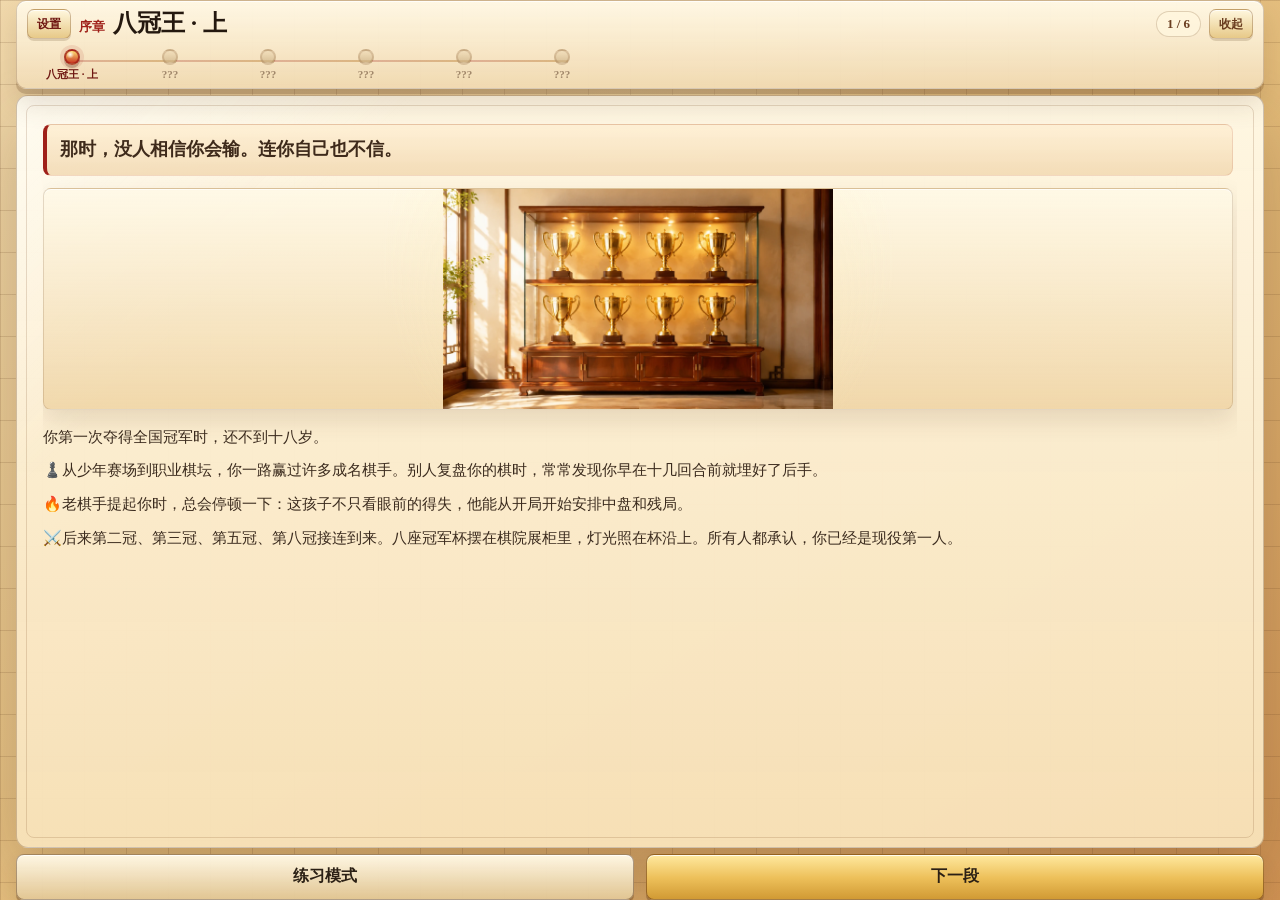
<file: index.html>
<!doctype html>
<html lang="zh-CN">
  <head>
    <meta charset="UTF-8" />
    <meta name="viewport" content="width=device-width, initial-scale=1.0, viewport-fit=cover" />
    <meta name="theme-color" content="#2b2015" />
    <title>科王象棋</title>
    <meta
      name="description"
      content="科王象棋是一款以你、AI 人机大战与觉醒棋魂为主线的象棋剧情游戏。"
    />
    <link
      rel="icon"
      href="data:image/svg+xml,%3Csvg xmlns='http://www.w3.org/2000/svg' viewBox='0 0 64 64'%3E%3Ccircle cx='32' cy='32' r='28' fill='%23d6b16a' stroke='%23512f1d' stroke-width='4'/%3E%3Ctext x='32' y='42' text-anchor='middle' font-size='28' font-weight='bold' fill='%23a1201a'%3E%E7%8E%8B%3C/text%3E%3C/svg%3E"
    />
    <link rel="stylesheet" href="./assets/story.css" />
    <script src="./assets/story.js" defer></script>
  </head>
  <body>
    <div id="app"></div>
  </body>
</html>
</file>
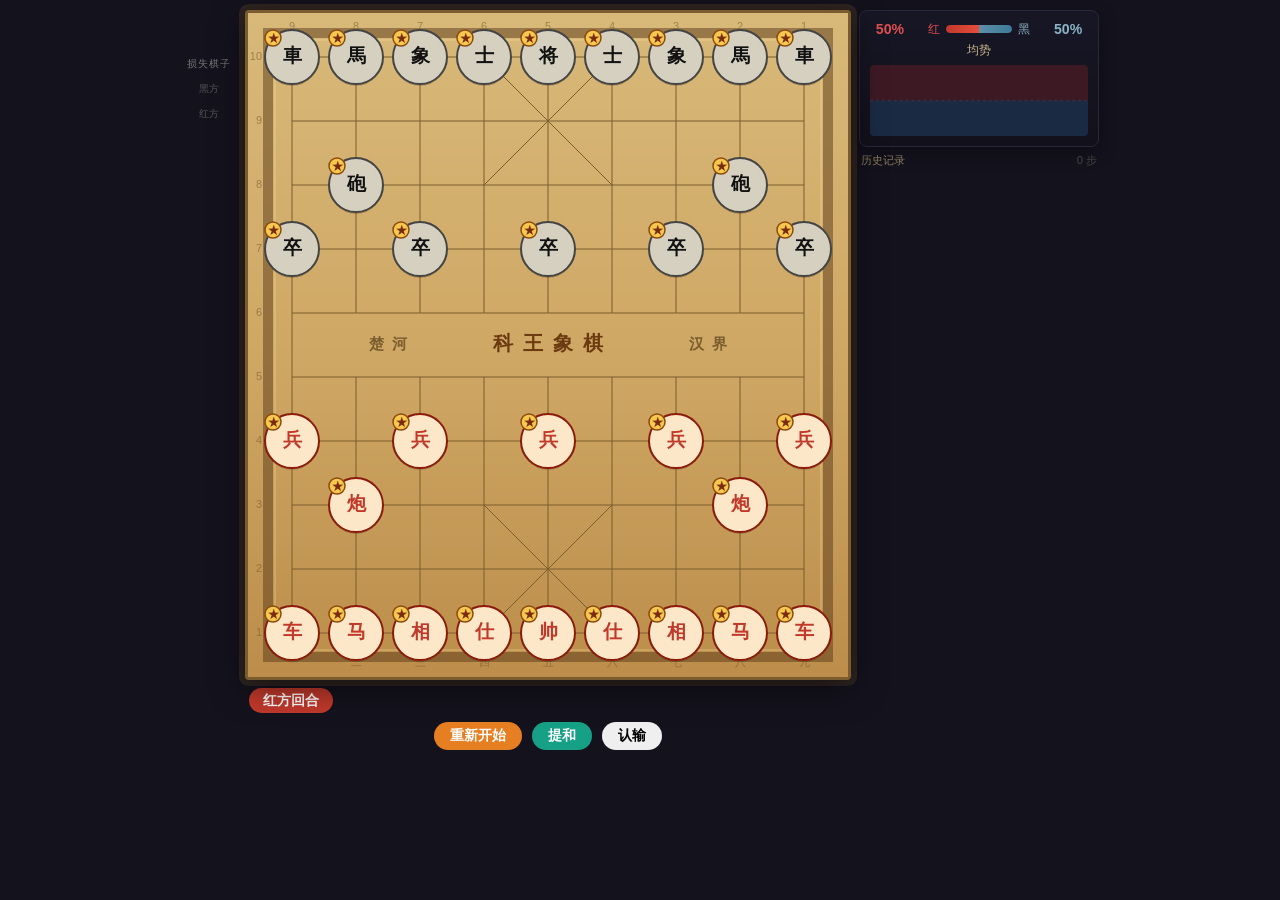
<file: index-legacy.html>
<!DOCTYPE html>
<html lang="zh-CN">
<head>
<meta charset="UTF-8">
<meta name="viewport" content="width=device-width, initial-scale=1.0">
<title id="page-title">科王象棋</title>
<script>
(function () {
  try {
    if (window.self !== window.top) {
      document.documentElement.classList.add('embedded-game');
    }
  } catch (e) {}
})();
</script>
<style>
* { box-sizing: border-box; margin: 0; padding: 0; }
body {
  background: #14121d;
  display: flex;
  flex-direction: column;
  align-items: center;
  min-height: 100vh;
  font-family: 'Microsoft YaHei', sans-serif;
  color: #eee;
  user-select: none;
  padding: 10px 0;
}
#turn-indicator {
  padding: 3px 14px;
  border-radius: 20px;
  font-weight: bold;
  font-size: 0.88rem;
  white-space: nowrap;
}
#turn-indicator.red   { background:#c0392b; color:#fff; }
#turn-indicator.black { background:#2c3e50; color:#fff; border:1px solid #aaa; }
#turn-indicator.draw  { background:#555; color:#fff; }
#message { color:#f0c060; font-size:0.88rem; white-space:nowrap; }

/* 主布局：左侧损失列 + 棋盘中心 + 日志面板 */
#game-layout {
  display: flex;
  align-items: flex-start;
  gap: 8px;
  width: 100%;
  justify-content: center;
}
#cap-col {
  width: 56px;
  display: flex;
  flex-direction: column;
  align-items: center;
  padding-top: 47px;
  gap: 2px;
}
.cap-col-label {
  font-size: 0.65rem;
  color: #777;
  letter-spacing: 1px;
  margin-bottom: 4px;
  text-align: center;
  line-height: 1.3;
}
.cap-section-label {
  font-size: 0.62rem;
  color: #555;
  margin-top: 5px;
  margin-bottom: 2px;
}
.cap-piece-list {
  display: flex;
  flex-direction: row;
  flex-wrap: wrap;
  gap: 3px;
  justify-content: center;
  width: 100%;
}
#center-col { display: flex; flex-direction: column; align-items: center; }
#center-col {
  flex: 0 0 auto;
}

#board-wrap {
  position: relative;
  background: #c8a96e;
  border: 3px solid #7a5c2e;
  border-radius: 4px;
  box-shadow: 0 8px 32px #0008, 0 0 0 6px #7a5c2e44;
}
canvas { display: block; width: 100%; max-width: 100%; height: auto; }

/* iframe 嵌入模式：只显示棋盘，统计数据由外层 app 面板展示 */
html.embedded-game body,
body.in-iframe {
  padding: 0;
  height: 100vh;
  height: 100dvh;
  overflow: hidden;
  min-height: 100vh;
  min-height: 100dvh;
  justify-content: center;
  background:
    radial-gradient(ellipse at 50% 0%, rgba(164, 124, 55, 0.18) 0%, transparent 58%),
    linear-gradient(180deg, #1a160f 0%, #0f0e12 100%);
}
html.embedded-game #game-layout,
body.in-iframe #game-layout {
  width: 100%;
  height: 100vh;
  height: 100dvh;
  min-height: 0;
  align-items: center;
  justify-content: center;
  gap: 0;
}
html.embedded-game #center-col,
body.in-iframe #center-col {
  width: 100%;
  height: 100vh;
  height: 100dvh;
  min-height: 0;
  padding: 0;
  align-items: center;
  justify-content: center;
}
html.embedded-game #board-wrap,
body.in-iframe #board-wrap {
  width: min(100%, calc(100dvh * 600 / 664));
  max-width: 100%;
  flex: 0 0 auto;
}
html.embedded-game #log-panel,
html.embedded-game #cap-col,
html.embedded-game #info-bar,
html.embedded-game #controls,
html.embedded-game #piece-hint,
body.in-iframe #log-panel,
body.in-iframe #cap-col,
body.in-iframe #info-bar,
body.in-iframe #controls,
body.in-iframe #piece-hint { display: none; }

#info-bar {
  margin-top: 6px;
  display: flex;
  align-items: center;
  gap: 10px;
  min-height: 28px;
  width: 100%;
  justify-content: flex-start;
  padding: 0 4px;
}
#controls {
  margin-top: 8px;
  display:flex;
  gap:10px;
  align-items:center;
  width: 100%;
  justify-content: center;
  flex-wrap: wrap;
}

/* ── 右侧日志面板 ── */
#log-panel {
  width: 240px;
  display: flex;
  flex-direction: column;
  gap: 6px;
  align-self: flex-start;
}
#score-header {
  background: linear-gradient(180deg, #171625 0%, #12111b 100%);
  border: 1px solid #2a263b;
  border-radius: 8px;
  padding: 10px;
  box-shadow: 0 6px 18px #0005;
}
.score-row {
  display: flex;
  align-items: center;
  gap: 6px;
  margin-bottom: 5px;
}
.wr-label { font-size:0.72rem; color:#888; min-width:30px; }
.wr-label.red  { color:#e05050; text-align:right; }
.wr-label.blk  { color:#8ab4c8; }
.wr-pct { font-size:0.88rem; font-weight:bold; min-width:34px; }
.wr-pct.red { color:#e05050; text-align:right; }
.wr-pct.blk { color:#8ab4c8; }
#score-track {
  flex:1; height:8px; background:#222240;
  border-radius:4px; overflow:hidden; position:relative;
}
#score-fill-red {
  position:absolute; left:0; top:0; height:100%;
  background: linear-gradient(90deg,#c0392b,#e74c3c);
  border-radius:4px 0 0 4px;
  transition: width 0.35s ease;
}
#score-fill-blk {
  position:absolute; right:0; top:0; height:100%;
  background: linear-gradient(90deg,#5d8fa8,#3d7a9a);
  border-radius:0 4px 4px 0;
  transition: width 0.35s ease;
}
#score-advantage {
  text-align:center; font-size:0.75rem; color:#c8b48a;
  margin-bottom:6px; min-height:1em;
}
#winrate-canvas {
  display:block; width:100%; border-radius:4px;
  background:#0d0d1a;
}
#log-section-label {
  font-size:0.7rem; color:#8c7b5b; padding:0 2px;
  display:flex; justify-content:space-between; align-items:center;
}
#log-moves {
  overflow-y: auto;
  max-height: 430px;
  display:flex; flex-direction:column; gap:3px;
}
.log-item {
  padding: 5px 8px;
  border-radius: 5px;
  font-size: 0.78rem;
  line-height: 1.5;
  background: #14132288;
  border-left: 3px solid transparent;
}
.log-item.red-move  { border-color: #c0392b; }
.log-item.blk-move  { border-color: #4a6f82; }
.log-item.sys-msg   { border-color: #e6a817; background:#1c150588; color:#f0c060; }
.log-move-head {
  display:flex; gap:6px; align-items:baseline;
  margin-bottom:2px;
}
.log-num  { font-size:0.68rem; color:#555; }
.log-side { font-size:0.72rem; font-weight:bold; }
.log-side.red { color:#e05050; }
.log-side.blk { color:#8ab4c8; }
.log-move-body { color:#bbb; }
.log-event { display:block; }
button {
  padding: 5px 16px;
  border: none; border-radius: 20px;
  cursor: pointer; font-size: 0.85rem;
  font-family: inherit; font-weight: bold;
  transition: filter 0.15s;
}
button:hover { filter: brightness(1.2); }
#btn-restart { background:#e67e22; color:#fff; }
#btn-draw    { background:#16a085; color:#fff; }
#piece-hint {
  min-height: 1.4em;
  font-size: 0.78rem;
  color: #e6c67d;
  text-align: center;
  padding: 4px 8px;
  opacity: 0.9;
  transition: opacity 0.2s;
}
#piece-hint:empty {
  min-height: 0;
  padding: 0;
}
.cap-piece {
  display:inline-block; width:22px; height:22px;
  line-height:22px; text-align:center;
  border-radius:50%; font-size:11px; font-weight:bold;
}
.cap-r { background:#fce8c8; color:#c0392b; border:1px solid #8b1a0a; }
.cap-b { background:#d5d0c0; color:#111; border:1px solid #555; }

/* ── 响应式：窄屏时日志面板移至棋盘下方 ── */
@media (max-width: 960px) {
  body { padding: 0; }
  #game-layout {
    flex-direction: column;
    align-items: center;
    width: 100%;
  }
  #cap-col { display: none; }
  #center-col {
    width: 100%;
    padding: 8px 8px 0;
  }
  #board-wrap {
    width: 100%;
    max-width: 100%;
    box-shadow: 0 8px 28px #0008, 0 0 0 4px #7a5c2e44;
  }
  #info-bar {
    margin-top: 8px;
    justify-content: space-between;
    gap: 8px;
    min-height: 32px;
  }
  #turn-indicator {
    font-size: 0.82rem;
    padding: 4px 10px;
  }
  #message {
    font-size: 0.78rem;
    white-space: normal;
    text-align: right;
    flex: 1;
  }
  #controls {
    margin-top: 10px;
    justify-content: center;
    gap: 8px;
  }
  #controls button {
    min-height: 38px;
    padding: 7px 14px;
  }
  #piece-hint {
    padding: 3px 6px 0;
    font-size: 0.72rem;
  }
  #piece-hint:empty {
    padding: 0;
  }
  #log-panel {
    width: 100%;
    max-width: 640px;
    flex-direction: column;
    flex-wrap: nowrap;
    gap: 8px;
    padding: 8px 8px 0;
  }
  #score-header { flex: 0 0 auto; }
  #log-section-label { width: 100%; }
  #log-moves {
    max-height: 132px;
    width: 100%;
    display: grid;
    grid-auto-flow: column;
    grid-auto-columns: minmax(170px, 1fr);
    overflow-x: auto;
    overflow-y: hidden;
    gap: 6px;
    padding-bottom: 2px;
  }
  .log-item {
    min-height: 44px;
  }

  html.embedded-game #game-layout,
  body.in-iframe #game-layout {
    height: 100vh;
    height: 100dvh;
    min-height: 0;
    align-items: center;
    justify-content: center;
  }
  html.embedded-game #center-col,
  body.in-iframe #center-col {
    height: 100vh;
    height: 100dvh;
    min-height: 0;
    padding: 0;
    align-items: center;
    justify-content: center;
  }
  html.embedded-game #board-wrap,
  body.in-iframe #board-wrap {
    width: min(100%, calc(100dvh * 600 / 664));
    max-width: 100%;
  }
  html.embedded-game #info-bar,
  html.embedded-game #controls,
  html.embedded-game #piece-hint,
  body.in-iframe #info-bar,
  body.in-iframe #controls,
  body.in-iframe #piece-hint { display: none; }
}
</style>
</head>
<body>
<div id="game-layout">
  <!-- 左侧：双方损失 -->
  <div id="cap-col">
    <div class="cap-col-label">损失棋子</div>
    <div class="cap-section-label">黑方</div>
    <div id="cap-black-list" class="cap-piece-list"></div>
    <div class="cap-section-label">红方</div>
    <div id="cap-red-list" class="cap-piece-list"></div>
  </div>

  <!-- 中央：棋盘 + 控制 -->
  <div id="center-col">
    <div id="board-wrap">
      <canvas id="board-canvas" width="600" height="664"></canvas>
    </div>
    <div id="info-bar">
      <div id="turn-indicator" class="red">红方回合</div>
      <div id="message"></div>
    </div>
    <div id="controls">
      <button id="btn-restart">重新开始</button>
      <button id="btn-draw">提和</button>
      <button id="btn-resign">认输</button>
    </div>
    <div id="piece-hint"></div>
  </div>

  <!-- 日志面板 -->
  <div id="log-panel">
    <!-- 评分栏 -->
    <div id="score-header">
      <div class="score-row">
        <span class="wr-pct red" id="red-wr-pct">50%</span>
        <span class="wr-label red">红</span>
        <div id="score-track">
          <div id="score-fill-red" style="width:50%"></div>
          <div id="score-fill-blk" style="width:50%"></div>
        </div>
        <span class="wr-label blk">黑</span>
        <span class="wr-pct blk" id="blk-wr-pct">50%</span>
      </div>
      <div id="score-advantage">均势</div>
      <!-- 胜率折线图 -->
      <canvas id="winrate-canvas" width="220" height="72"></canvas>
    </div>
    <!-- 历史记录 -->
    <div id="log-section-label">
      <span>历史记录</span>
      <span id="log-move-count" style="color:#444">0 步</span>
    </div>
    <div id="log-moves"></div>
  </div>
</div>

<script>
// ─────────────────────────────────────────────
//  URL 参数读取（嵌入 iframe 时由父页面传入）
// ─────────────────────────────────────────────
const _urlParams = new URLSearchParams(location.search);
const _LEVEL_ID  = parseInt(_urlParams.get('levelId')) || 0;
const _AI_ON     = _urlParams.get('ai') === '1';
const _AI_TIME   = parseInt(_urlParams.get('aiTime')) || 500;
const _AI_STRENGTH = _urlParams.get('aiStrength') || '';
const _AI_SIDE_PARAM = (_urlParams.get('aiSide') || 'black').toLowerCase();
// 模式：classic（传统）/ mixed（混合：部分棋子升级）/ kw（科王：全升级）
const _MODE      = _urlParams.get('mode')
  || (_urlParams.get('classic') === '1' ? 'classic' : 'kw');
const _CLASSIC   = _MODE === 'classic';
const _MIXED     = _MODE === 'mixed';
const _KW        = _MODE === 'kw';
// 升级配置：pu / au 是逗号分隔的棋子键名（rook,cannon,horse,bishop,advisor,pawn,king）
const TYPE_TO_KEY = { K:'king', R:'rook', C:'cannon', H:'horse', B:'bishop', A:'advisor', P:'pawn' };
function _parseUpgrades(name) {
  const v = _urlParams.get(name);
  if (!v) return {};
  const obj = {};
  v.split(',').forEach(k => { const t = k.trim(); if (t) obj[t] = true; });
  return obj;
}
function _parsePositionSet(name) {
  const v = _urlParams.get(name);
  const set = new Set();
  if (!v) return set;
  v.split(',').forEach(token => {
    const parts = token.trim().split('_');
    if (parts.length !== 2) return;
    const col = Number(parts[0]);
    const row = Number(parts[1]);
    if (Number.isInteger(col) && Number.isInteger(row)) set.add(`${col}_${row}`);
  });
  return set;
}
const _PLAYER_UPGRADES = _parseUpgrades('pu'); // RED 方升级棋子
const _AI_UPGRADES     = _parseUpgrades('au'); // BLACK 方升级棋子
const _PLAYER_HANDICAP_UNUPGRADED = _parsePositionSet('phu'); // RED 方指定开局坐标不觉醒

// ─────────────────────────────────────────────
//  游戏统计（用于关卡星星判定，via postMessage）
// ─────────────────────────────────────────────
const STAT_TYPES = ['K', 'R', 'C', 'H', 'B', 'A', 'P'];
function createTypeCountMap() {
  return Object.fromEntries(STAT_TYPES.map(type => [type, 0]));
}
function createSurvivalMap() {
  return Object.fromEntries(STAT_TYPES.map(type => [type, { moves: 0, games: 0 }]));
}
const gameStats = {
  typesMoved:    [],   // 红方移动过的棋子 TYPE 集合
  typesCaptured: [],   // 红方发起吃子所用的棋子 TYPE 集合（判断"用4种棋子吃子"）
  redKillsByType: { K:0, R:0, C:0, H:0, B:0, A:0, P:0 },
  redSurvivalByType: createSurvivalMap(),
  redSurvivalFinalized: false,
  totalMoves: 0,       // 总步数
  kingLeftPalace: false,
  kingKillsStacked: 0,
  maxChainKills: 0,
  pawnExplodeKills: 0,
  rookTransportedStackedPawn: false,
  stackedPawnReachedBottom: false,
  complete: false,
  outcome: null,
  win: false,
  playerSide: null,
  aiSide: null,
};
function _addToSet(arr, val) { if (!arr.includes(val)) arr.push(val); }
let lastRedPct = 50;
let lastAdvantage = '均势';
let moveLogSimple = [];

// ─────────────────────────────────────────────
//  常量
// ─────────────────────────────────────────────
//  实验性规则开关（false = 关闭）
// ─────────────────────────────────────────────
const RULE_EAT_UNMERGE = false;  // 吃子后取消合体：消灭敌方后需重新花步合体才能整体出击

// ─────────────────────────────────────────────
const COLS = 9, ROWS = 10;
const CELL = 64, PAD = 44, R = 27;
const W = PAD*2 + CELL*(COLS-1);
const H = PAD*2 + CELL*(ROWS-1);

const TYPE = { KING:'K', ADVISOR:'A', BISHOP:'B', HORSE:'H', ROOK:'R', CANNON:'C', PAWN:'P' };
const RED = 'red', BLACK = 'black';
const enemy = o => o === RED ? BLACK : RED;
const _AI_SIDE = _AI_SIDE_PARAM === RED ? RED : BLACK;

function getPlayerSide() {
  return (_AI_ON || aiState.enabled) ? enemy(aiState.side) : RED;
}

function isAITurn() {
  return aiState.enabled && !game.gameOver && game.turn === aiState.side;
}

function isBoardFlipped() {
  return getPlayerSide() === BLACK;
}

// ─────────────────────────────────────────────
//  棋盘数据结构
//  board[row][col] = { type, owner, layer } | null
//  layer ≥ 1
// ─────────────────────────────────────────────
function emptyBoard() {
  return Array.from({length: ROWS}, () => Array(COLS).fill(null));
}

// 判断某种棋子在指定方是否升级
//  - classic: 全部 false
//  - kw: 默认 true，除非显式排除（很少用）
//  - mixed: 仅 upgrades 配置里列出的为 true，其余 false
function isPieceUpgraded(type, owner) {
  if (_CLASSIC) return false;
  const upgrades = owner === RED ? _PLAYER_UPGRADES : _AI_UPGRADES;
  const key = TYPE_TO_KEY[type];
  if (key in upgrades) return upgrades[key] === true;
  // mixed 模式：未列出 = 不升级；kw 模式：未列出 = 升级（容错）
  return _MIXED ? false : true;
}

function initBoard() {
  const b = emptyBoard();
  const place = (row, col, type, owner) => b[row][col] = {
    type,
    owner,
    layer: 1,
    groups: [1],
    upgraded: owner === RED && _PLAYER_HANDICAP_UNUPGRADED.has(`${col}_${row}`) ? false : isPieceUpgraded(type, owner)
  };

  // 黑方 row 0 底线
  const backRow = [TYPE.ROOK, TYPE.HORSE, TYPE.BISHOP, TYPE.ADVISOR, TYPE.KING,
                   TYPE.ADVISOR, TYPE.BISHOP, TYPE.HORSE, TYPE.ROOK];
  backRow.forEach((t, c) => place(0, c, t, BLACK));
  place(2, 1, TYPE.CANNON, BLACK); place(2, 7, TYPE.CANNON, BLACK);
  [0,2,4,6,8].forEach(c => place(3, c, TYPE.PAWN, BLACK));

  // 红方 row 9 底线
  backRow.forEach((t, c) => place(9, c, t, RED));
  place(7, 1, TYPE.CANNON, RED); place(7, 7, TYPE.CANNON, RED);
  [0,2,4,6,8].forEach(c => place(6, c, TYPE.PAWN, RED));

  return b;
}

// ─────────────────────────────────────────────
//  工具
// ─────────────────────────────────────────────
const inBoard = (c,r) => c>=0 && c<COLS && r>=0 && r<ROWS;

function inPalace(col, row, owner) {
  const rows = owner === RED ? [7,8,9] : [0,1,2];
  return col>=3 && col<=5 && rows.includes(row);
}

// 克隆棋盘（深拷贝）
function cloneBoard(b) {
  return b.map(row => row.map(cell => {
    if (!cell) return null;
    const c = {...cell};
    if (c.groups) c.groups = c.groups.slice();
    return c;
  }));
}

function cloneGameStats(stats) {
  return {
    ...stats,
    typesMoved: [...(stats.typesMoved || [])],
    typesCaptured: [...(stats.typesCaptured || [])],
    redKillsByType: { ...(stats.redKillsByType || {}) },
    redSurvivalByType: Object.fromEntries(
      STAT_TYPES.map(type => {
        const v = stats.redSurvivalByType?.[type] || { moves: 0, games: 0 };
        return [type, { moves: v.moves || 0, games: v.games || 0 }];
      })
    ),
  };
}

function createHistorySnapshot() {
  return {
    board: cloneBoard(game.board),
    turn: game.turn,
    captured: game.captured.map(c => ({ ...c })),
    lastMove: game.lastMove ? { ...game.lastMove } : null,
    stats: cloneGameStats(gameStats),
    moveLogSimple: moveLogSimple.map(m => ({ ...m })),
    wrHistory: [...wrHistory],
    logMoveNum,
    lastRedPct,
    lastAdvantage,
    redStartingCountsByType: redStartingCountsByType ? { ...redStartingCountsByType } : null,
  };
}

function restoreHistorySnapshot(snapshot) {
  game.board = cloneBoard(snapshot.board);
  game.turn = snapshot.turn;
  game.captured = (snapshot.captured || []).map(c => ({ ...c }));
  game.lastMove = snapshot.lastMove ? { ...snapshot.lastMove } : null;
  if (snapshot.stats) Object.assign(gameStats, cloneGameStats(snapshot.stats));
  moveLogSimple = (snapshot.moveLogSimple || []).map(m => ({ ...m }));
  wrHistory.length = 0;
  wrHistory.push(...(snapshot.wrHistory && snapshot.wrHistory.length ? snapshot.wrHistory : [0.5]));
  logMoveNum = Math.max(0, Math.trunc(Number(snapshot.logMoveNum) || 0));
  lastRedPct = Math.max(0, Math.min(100, Math.trunc(Number(snapshot.lastRedPct) || 50)));
  lastAdvantage = snapshot.lastAdvantage || '均势';
  redStartingCountsByType = snapshot.redStartingCountsByType ? { ...snapshot.redStartingCountsByType } : redStartingCountsByType;
  const cntEl = document.getElementById('log-move-count');
  if (cntEl) cntEl.textContent = logMoveNum + ' 步';
}

// ─────────────────────────────────────────────
//  层数差战斗结算
//  atk: 攻击方格 {type,owner,layer}  at: 目标格
//  返回 { atkResult, defResult }
//    atkResult: null(被压死) | {layer} (存活)
//    defResult: null(被全消) | {layer} (存活)
// ─────────────────────────────────────────────
function combatResult(atkLayer, defLayer) {
  if (atkLayer > defLayer) {
    // 攻强：攻方完整保留所有层数，防方消灭
    return { atkSurvive: atkLayer, defSurvive: 0 };
  }
  if (atkLayer === defLayer) {
    // 同层：攻方完整保留（不消耗）
    return { atkSurvive: atkLayer, defSurvive: 0 };
  }
  // 攻弱：攻方压死，防方保留差值层数
  return { atkSurvive: 0, defSurvive: defLayer - atkLayer };
}

// ─────────────────────────────────────────────
//  走法生成
//  返回 Move[]
//  Move = { col, row, type:'move'|'stack'|'eat'|'charge'|'explode',
//            chargeTarget?, chargeDir? }
// ─────────────────────────────────────────────

// 传统象棋：将帅对脸检测（同列，中间无任何棋子）
function kingsAreFacing(board) {
  const rk = findKing(board, RED);
  const bk = findKing(board, BLACK);
  if (!rk || !bk || rk.col !== bk.col) return false;
  const minR = Math.min(rk.row, bk.row), maxR = Math.max(rk.row, bk.row);
  for (let r = minR + 1; r < maxR; r++) { if (board[r][rk.col]) return false; }
  return true;
}

// ── 传统象棋走法（classic 模式用，无叠层/冲撞/连踩/地震/光波/爆炸）──
function generateClassicMoves(board, srcCol, srcRow) {
  const piece = board[srcRow][srcCol];
  if (!piece) return [];
  const { type, owner } = piece;
  const opp = enemy(owner);
  const moves = [];

  function tryAdd(c, r) {
    if (!inBoard(c, r)) return;
    const t = board[r][c];
    if (!t) moves.push({ col:c, row:r, kind:'move' });
    else if (t.owner === opp) moves.push({ col:c, row:r, kind:'eat' });
  }

  // 车：直线滑动
  if (type === TYPE.ROOK) {
    for (const [dc,dr] of [[1,0],[-1,0],[0,1],[0,-1]]) {
      let c=srcCol+dc, r=srcRow+dr;
      while (inBoard(c,r)) {
        const t=board[r][c];
        if (!t) { moves.push({col:c,row:r,kind:'move'}); c+=dc; r+=dr; }
        else { if(t.owner===opp) moves.push({col:c,row:r,kind:'eat'}); break; }
      }
    }
  }
  // 炮：移动同车，吃子需越过且仅越过 1 枚炮架
  if (type === TYPE.CANNON) {
    for (const [dc,dr] of [[1,0],[-1,0],[0,1],[0,-1]]) {
      let c=srcCol+dc, r=srcRow+dr, platform=false;
      while (inBoard(c,r)) {
        const t=board[r][c];
        if (!t) { if(!platform) moves.push({col:c,row:r,kind:'move'}); c+=dc; r+=dr; }
        else if (!platform) { platform=true; c+=dc; r+=dr; }
        else { if(t.owner===opp) moves.push({col:c,row:r,kind:'eat'}); break; }
      }
    }
  }
  // 马：日字形，检查蹩马腿
  if (type === TYPE.HORSE) {
    for (const [lc,lr,sc,sr] of [
      [1,0,1,1],[1,0,1,-1],[-1,0,-1,1],[-1,0,-1,-1],
      [0,1,1,1],[0,1,-1,1],[0,-1,1,-1],[0,-1,-1,-1],
    ]) {
      const mc=srcCol+lc, mr=srcRow+lr;
      if (!inBoard(mc,mr) || board[mr][mc]) continue; // 蹩马腿
      tryAdd(mc+sc, mr+sr);
    }
  }
  // 相/象：斜走2格，检查象眼，不能过河
  if (type === TYPE.BISHOP) {
    for (const [dc,dr] of [[1,1],[1,-1],[-1,1],[-1,-1]]) {
      const ec=srcCol+dc, er=srcRow+dr;
      if (!inBoard(ec,er) || board[er][ec]) continue; // 塞象眼
      const tc=ec+dc, tr=er+dr;
      if (!inBoard(tc,tr)) continue;
      if (owner===RED   && tr < 5) continue; // 红方不能过河
      if (owner===BLACK && tr > 4) continue; // 黑方不能过河
      tryAdd(tc, tr);
    }
  }
  // 仕/士：斜走1格，限九宫
  if (type === TYPE.ADVISOR) {
    for (const [dc,dr] of [[1,1],[1,-1],[-1,1],[-1,-1]]) {
      const nc=srcCol+dc, nr=srcRow+dr;
      if (inPalace(nc,nr,owner)) tryAdd(nc,nr);
    }
  }
  // 帅/将：直走1格，限九宫
  if (type === TYPE.KING) {
    for (const [dc,dr] of [[1,0],[-1,0],[0,1],[0,-1]]) {
      const nc=srcCol+dc, nr=srcRow+dr;
      if (inPalace(nc,nr,owner)) tryAdd(nc,nr);
    }
  }
  // 兵/卒：过河前只能前进，过河后可横走
  if (type === TYPE.PAWN) {
    const fwd = owner===RED ? -1 : 1;
    tryAdd(srcCol, srcRow+fwd);
    const crossed = owner===RED ? srcRow<=4 : srcRow>=5;
    if (crossed) { tryAdd(srcCol-1,srcRow); tryAdd(srcCol+1,srcRow); }
  }
  return moves;
}

// 传统象棋：判断 owner 方是否正在被将军。
// 仅用于 classic 模式的合法性过滤，避免搜索和玩家走法进入违规局面。
function classicKingInCheck(board, owner) {
  if (kingsAreFacing(board)) return true;
  const king = findKing(board, owner);
  if (!king) return true;
  const { col: kc, row: kr } = king;
  const opp = enemy(owner);

  // 车/炮直线攻击
  for (const [dc, dr] of [[1,0],[-1,0],[0,1],[0,-1]]) {
    let c = kc + dc, r = kr + dr, screens = 0;
    while (inBoard(c, r)) {
      const p = board[r][c];
      if (p) {
        if (p.owner === opp) {
          if (screens === 0 && p.type === TYPE.ROOK) return true;
          if (screens === 1 && p.type === TYPE.CANNON) return true;
        }
        screens++;
        if (screens > 1) break;
      }
      c += dc; r += dr;
    }
  }

  // 马攻击：候选马位置 + 对应马腿
  for (const [hc, hr, lc, lr] of [
    [ 2, 1, 1, 1], [ 2,-1, 1,-1], [-2, 1,-1, 1], [-2,-1,-1,-1],
    [ 1, 2, 1, 1], [-1, 2,-1, 1], [ 1,-2, 1,-1], [-1,-2,-1,-1],
  ]) {
    const c = kc + hc, r = kr + hr;
    if (!inBoard(c, r)) continue;
    const p = board[r][c];
    if (p?.owner === opp && p.type === TYPE.HORSE && !board[kr + lr][kc + lc]) return true;
  }

  // 兵/卒攻击
  const pawnForward = opp === RED ? -1 : 1;
  const pr = kr - pawnForward;
  if (inBoard(kc, pr)) {
    const p = board[pr][kc];
    if (p?.owner === opp && p.type === TYPE.PAWN) return true;
  }
  for (const pc of [kc - 1, kc + 1]) {
    if (!inBoard(pc, kr)) continue;
    const p = board[kr][pc];
    const crossed = opp === RED ? kr <= 4 : kr >= 5;
    if (crossed && p?.owner === opp && p.type === TYPE.PAWN) return true;
  }

  // 士/象理论上很少直接攻击对方王，保留完整边界以支持异常局面。
  for (const [dc, dr] of [[1,1],[1,-1],[-1,1],[-1,-1]]) {
    const ac = kc + dc, ar = kr + dr;
    const a = inBoard(ac, ar) ? board[ar][ac] : null;
    if (a?.owner === opp && a.type === TYPE.ADVISOR && inPalace(kc, kr, opp)) return true;

    const bc = kc + dc * 2, br = kr + dr * 2;
    const eyeC = kc + dc, eyeR = kr + dr;
    const b = inBoard(bc, br) ? board[br][bc] : null;
    const targetAllowed = opp === RED ? kr >= 5 : kr <= 4;
    if (targetAllowed && b?.owner === opp && b.type === TYPE.BISHOP && !board[eyeR][eyeC]) return true;
  }

  return false;
}

function generateMoves(board, srcCol, srcRow) {
  const piece = board[srcRow][srcCol];
  if (!piece) return [];
  // 按棋子自身升级状态分发：未升级棋子（含 classic 模式所有棋子、mixed 模式未升级棋子）走传统规则
  if (piece.upgraded === false) return generateClassicMoves(board, srcCol, srcRow);
  const { type, owner, layer } = piece;
  const opp = enemy(owner);
  const moves = [];

  // 辅助：添加普通落点（移动/叠层/吃子）
  function addMove(c, r) {
    if (!inBoard(c, r)) return;
    const target = board[r][c];
    if (!target) {
      moves.push({ col: c, row: r, kind: 'move' });
    } else if (target.owner === owner && target.type === type && type !== TYPE.KING) {
      // 同类同阵营 → 叠层（王除外）
      moves.push({ col: c, row: r, kind: 'stack' });
    } else if (target.owner === opp) {
      // 敌方 → 吃（按层数差结算）
      moves.push({ col: c, row: r, kind: 'eat' });
    }
    // 异类己方棋子 → 不能走
  }

  // ── 车 ──────────────────────────────────────
  if (type === TYPE.ROOK) {
    for (const [dc, dr] of [[1,0],[-1,0],[0,1],[0,-1]]) {
      let c = srcCol+dc, r = srcRow+dr;
      while (inBoard(c,r)) {
        const t = board[r][c];
        if (!t) {
          moves.push({ col:c, row:r, kind:'move' });
        } else if (t.owner === owner && t.type === TYPE.ROOK) {
          moves.push({ col:c, row:r, kind:'stack' }); break;
        } else if (t.owner === opp) {
          moves.push({ col:c, row:r, kind:'eat' }); break;
        } else {
          // 己方异类棋子 → 可冲撞，见下；普通移动停止
          break;
        }
        c+=dc; r+=dr;
      }
      // Bug7修复：冲撞——找同线所有己方异类棋子（中间至少1空格），允许多个目标
      {
        let foundSpace = false;
        let c2 = srcCol+dc, r2 = srcRow+dr;
        while (inBoard(c2,r2)) {
          const t = board[r2][c2];
          if (!t) {
            foundSpace = true;
          } else {
            if (foundSpace && t.owner === owner && t.type !== TYPE.ROOK) {
              moves.push({ col:c2, row:r2, kind:'charge', dc, dr });
            }
            // 遇到任何棋子都停止（不管是否满足冲撞条件）
            break;
          }
          c2+=dc; r2+=dr;
        }
      }
    }
  }

  // ── 炮 ──────────────────────────────────────
  // 连续炮架：任意连续棋子段的任意前缀作为炮架
  if (type === TYPE.CANNON) {
    for (const [dc, dr] of [[1,0],[-1,0],[0,1],[0,-1]]) {
      // 先收集沿方向的所有格
      const line = []; // [{col,row,piece}]
      let c = srcCol+dc, r = srcRow+dr;
      while (inBoard(c,r)) {
        line.push({ col:c, row:r, piece: board[r][c] });
        c+=dc; r+=dr;
      }

      // 空格阶段：可直接落（移动或叠同类炮）
      let i = 0;
      while (i < line.length && !line[i].piece) {
        moves.push({ col:line[i].col, row:line[i].row, kind:'move' });
        i++;
      }
      // Bug1修复：空格阶段末尾若有己方同类炮，可叠层（无炮架平移叠子）
      // 上面循环结束时 i 是第一个有棋子的格，已在下面炮架段处理

      // 从 i 开始是连续棋子段（炮架候选起点）
      // 炮架前缀长度可以是 1..连续段长度
      // 越过前缀后，下一个格是落点
      const contStart = i; // 连续段起点（记录但主要靠i推进）
      while (i < line.length && line[i].piece) {
        // 以 contStart..i 作为炮架（前缀到第 i 格）
        // 越过后找落点：从 i+1 开始
        let j = i + 1;
        while (j < line.length) {
          const tgt = line[j];
          if (!tgt.piece) {
            moves.push({ col:tgt.col, row:tgt.row, kind:'move' });
          } else {
            // 第一个有棋子的格：敌方可吃，己方同类炮可叠层
            if (tgt.piece.owner === opp) {
              moves.push({ col:tgt.col, row:tgt.row, kind:'eat' });
            } else if (tgt.piece.owner === owner && tgt.piece.type === TYPE.CANNON) {
              moves.push({ col:tgt.col, row:tgt.row, kind:'stack' });
            }
            break;
          }
          j++;
        }
        i++;
      }
      // Bug1修复：炮无炮架时（contStart===i，即前面全是空格），
      // 若方向上第一个棋子恰好是己方同类炮，允许直接叠层
      // 注意：此时 i 已推进完连续段，contStart 指向第一个棋子位置
      // 已在空格阶段后处理：当 i===contStart 时该格棋子在 contStart，
      // 上方循环会以它作为"炮架段第0格"，j=contStart+1 找后续——
      // 但我们还需要允许「直接落到 contStart 格（叠层）」本身，
      // 因为炮无炮架时可以平移落到同类炮叠层。
      if (contStart < line.length && line[contStart].piece) {
        const tgt = line[contStart];
        if (tgt.piece.owner === owner && tgt.piece.type === TYPE.CANNON) {
          // 无炮架直接平移叠层
          moves.push({ col:tgt.col, row:tgt.row, kind:'stack' });
        }
      }
    }
    // 去重
    const seen = new Set();
    return moves.filter(m => {
      const k = `${m.col},${m.row},${m.kind}`;
      if (seen.has(k)) return false;
      seen.add(k); return true;
    });
  }

  // ── 马 ──────────────────────────────────────
  // 无马腿。两种跳：走日(±1,±2)/(±2,±1)，直线跳2格(±2,0)/(0,±2)
  // 连踩：中间落在己方棋子上继续跳
  if (type === TYPE.HORSE) {
    const baseJumps = [
      [1,2],[1,-2],[-1,2],[-1,-2],
      [2,1],[2,-1],[-2,1],[-2,-1],
      [2,0],[-2,0],[0,2],[0,-2],
    ];
    // BFS 连踩
    const visited = new Set();
    const queue = [{ c: srcCol, r: srcRow, depth: 0 }];
    visited.add(`${srcCol},${srcRow}`);
    while (queue.length) {
      const { c, r } = queue.shift();
      for (const [dc, dr] of baseJumps) {
        const nc = c+dc, nr = r+dr;
        if (!inBoard(nc,nr)) continue;
        const t = board[nr][nc];
        if (!t) {
          // 空格：终点
          moves.push({ col:nc, row:nr, kind:'move' });
        } else if (t.owner === owner && t.type === TYPE.HORSE) {
          // 己方马：可叠层（终点），也可连踩继续
          moves.push({ col:nc, row:nr, kind:'stack' });
          if (!visited.has(`${nc},${nr}`)) {
            visited.add(`${nc},${nr}`);
            queue.push({ c:nc, r:nr });
          }
        } else if (t.owner === owner) {
          // 己方异类：连踩中间踏点，继续跳
          if (!visited.has(`${nc},${nr}`)) {
            visited.add(`${nc},${nr}`);
            queue.push({ c:nc, r:nr });
          }
        } else {
          // 敌方：终点，可吃
          moves.push({ col:nc, row:nr, kind:'eat' });
        }
      }
    }
    // 去重 + 过滤自叠（连踩绕回自身位置）
    const seen = new Set();
    return moves.filter(m => {
      if (m.col === srcCol && m.row === srcRow) return false;
      const k = `${m.col},${m.row},${m.kind}`;
      if (seen.has(k)) return false;
      seen.add(k); return true;
    });
  }

  // ── 相 ──────────────────────────────────────
  // 斜跳2格，无象眼，可过河，落地发十字地震波
  if (type === TYPE.BISHOP) {
    for (const [dc,dr] of [[2,2],[2,-2],[-2,2],[-2,-2]]) {
      addMove(srcCol+dc, srcRow+dr);
    }
  }

  // ── 士 ──────────────────────────────────────
  // 斜走1格，可离宫可过河，落地发X形光波
  if (type === TYPE.ADVISOR) {
    for (const [dc,dr] of [[1,1],[1,-1],[-1,1],[-1,-1]]) {
      addMove(srcCol+dc, srcRow+dr);
    }
  }

  // ── 王 ──────────────────────────────────────
  // 九宫内：八方向各1格（不能主动出宫）
  // 九宫外：四方向各1格
  if (type === TYPE.KING) {
    const inPal = inPalace(srcCol, srcRow, owner);
    const dirs = inPal
      ? [[1,0],[-1,0],[0,1],[0,-1],[1,1],[1,-1],[-1,1],[-1,-1]]
      : [[1,0],[-1,0],[0,1],[0,-1]];
    for (const [dc,dr] of dirs) {
      const nc = srcCol+dc, nr = srcRow+dr;
      if (!inBoard(nc,nr)) continue;
      // 九宫内王不能主动走出九宫
      if (inPal && !inPalace(nc, nr, owner)) continue;
      const t = board[nr][nc];
      if (!t) {
        moves.push({ col:nc, row:nr, kind:'move' });
      } else if (t.owner === opp) {
        moves.push({ col:nc, row:nr, kind:'eat' });
      }
      // 王不能叠层
    }
    // 觉醒王照面：同列无遮挡时，可主动击杀未觉醒的敌方将帅
    const faceDir = owner === RED ? -1 : 1;
    let fr = srcRow + faceDir;
    while (inBoard(srcCol, fr)) {
      const t = board[fr][srcCol];
      if (t) {
        if (t.owner === opp && t.type === TYPE.KING && t.upgraded === false) {
          moves.push({ col: srcCol, row: fr, kind: 'eat' });
        }
        break;
      }
      fr += faceDir;
    }
  }

  // ── 兵 ──────────────────────────────────────
  // 觉醒兵：四方向各1格，可叠层（上限5），可自爆
  if (type === TYPE.PAWN) {
    for (const [dc,dr] of [[1,0],[-1,0],[0,1],[0,-1]]) {
      addMove(srcCol+dc, srcRow+dr);
    }
    // 觉醒兵可自爆
    moves.push({ col:srcCol, row:srcRow, kind:'explode' });
  }

  return moves;
}

// 从顶部开始消耗 damage 层，返回存活的 groups 数组
function applyGroupDamage(groups, damage) {
  // 进攻方优先攻击底部（groups[last]），从末尾向前消耗伤害
  let dmgLeft = damage;
  const result = new Array(groups.length);
  for (let i = groups.length - 1; i >= 0; i--) {
    const g = groups[i];
    if (dmgLeft <= 0) result[i] = g;
    else if (dmgLeft >= g) dmgLeft -= g; // 该组被全灭，不写入
    else { result[i] = g - dmgLeft; dmgLeft = 0; }
  }
  return result.filter(x => x !== undefined);
}

function canSplitPiece(piece) {
  return isAwakenedPiece(piece)
    && piece.type !== TYPE.KING
    && piece.layer > 1
    && (!piece.groups || piece.groups.length === 1);
}

function canMergePiece(piece) {
  return isAwakenedPiece(piece)
    && piece.type !== TYPE.KING
    && !!piece.groups
    && piece.groups.length > 1;
}

function isAwakenedPiece(piece) {
  return !_CLASSIC && !!piece && piece.upgraded !== false;
}

function getDefaultMoveLayers(piece) {
  return piece.type === TYPE.KING ? piece.layer : (piece.groups ? piece.groups[0] : piece.layer);
}

// ─────────────────────────────────────────────
//  执行走法，返回 { newBoard, log[], kingCaptured }
//  log: 文字描述效果
// ─────────────────────────────────────────────
function applyMove(board, srcCol, srcRow, move) {
  const b = cloneBoard(board);
  const piece = b[srcRow][srcCol];
  const { col: dc, row: dr, kind } = move;
  const log = [];
  let kingCaptured = null; // null | 'red' | 'black'

  function checkKing(r, c) {
    const t = b[r][c];
    if (t && t.type === TYPE.KING) {
      if (kingCaptured === null) {
        kingCaptured = t.owner;
      } else if (kingCaptured !== t.owner && kingCaptured !== 'draw') {
        kingCaptured = 'draw'; // 双王同时覆灭 → 和棋
      }
      log.push(`【${t.owner === RED ? '红' : '黑'}方王被消灭！游戏结束】`);
    }
  }

  // ── 通用单格移动 / 吃子 / 叠层 ──
  // moveLayers: 本次带走的层数（顶组或指定）
  // movedGroups: 本次带走的 groups 子数组（来自顶组）
  // movingPiece: 车冲撞时传入的被推棋子（已脱离棋盘）
  function doMoveOrEat(fromC, fromR, toC, toR, moveLayers, movingPiece, movedGroups) {
    const srcCell = movingPiece || b[fromR][fromC];
    const actualLayer = moveLayers !== undefined ? moveLayers : srcCell.layer;
    const tgt = b[toR][toC];

    if (!tgt || tgt.owner === srcCell.owner) {
      // 移动或叠层
      if (tgt && tgt.owner === srcCell.owner && tgt.type === srcCell.type) {
        const maxLayer = srcCell.type === TYPE.PAWN ? 5 : Infinity;
        const newLayer = Math.min(tgt.layer + actualLayer, maxLayer);
        const addedLayer = newLayer - tgt.layer;
        // 叠层：把移动棋子的组预置到目标棋子组的前面（未合并）
        if (movedGroups && tgt.groups) {
          tgt.groups = [...movedGroups, ...tgt.groups];
          // 若因上限削减，裁掉尾部多余层数
          let excess = tgt.groups.reduce((s,g)=>s+g,0) - newLayer;
          while (excess > 0 && tgt.groups.length > 0) {
            const last = tgt.groups[tgt.groups.length-1];
            if (last <= excess) { excess -= last; tgt.groups.pop(); }
            else { tgt.groups[tgt.groups.length-1] -= excess; excess = 0; }
          }
        }
        tgt.upgraded = tgt.upgraded !== false || srcCell.upgraded !== false;
        tgt.layer = newLayer;
        // 兵叠层后自动合体（不需要额外操作，范围立即生效）
        if (tgt.type === TYPE.PAWN && tgt.groups) tgt.groups = [tgt.layer];
        log.push(`${srcCell.type}叠层→${toC},${toR} 共${tgt.layer}层`);
      } else {
        const newPiece = { ...srcCell, layer: actualLayer };
        if (movedGroups) newPiece.groups = movedGroups.slice();
        b[toR][toC] = newPiece;
        log.push(`${srcCell.type}移动→${toC},${toR}`);
      }
      if (!movingPiece) {
        // remGs：源格剩余的 groups
        // 合体棋子拆分（单组，moveLayers < groups[0]）→ 剩余为 [groups[0]-moveLayers]
        // 未合体棋子移走顶组 → 剩余为 groups.slice(1...)
        let remGs = null;
        if (srcCell.groups) {
          if (srcCell.groups.length === 1 && actualLayer < srcCell.groups[0]) {
            remGs = [srcCell.groups[0] - actualLayer];
          } else {
            remGs = srcCell.groups.slice(movedGroups ? movedGroups.length : 0);
          }
        }
        const remaining = srcCell.layer - actualLayer;
        if (remaining > 0) {
          const remPiece = { ...srcCell, layer: remaining };
          if (remGs && remGs.length > 0) remPiece.groups = remGs;
          else if (remGs) delete remPiece.groups;
          b[fromR][fromC] = remPiece;
        } else {
          b[fromR][fromC] = null;
        }
      }
    } else {
      // 吃子（层数差结算）
      const res = combatResult(actualLayer, tgt.layer);
      // 只有防方被完全消灭时才检查王死亡
      if (res.defSurvive === 0) {
        checkKing(toR, toC);
      }
      if (res.atkSurvive > 0) {
        // 攻方胜：带走 moveLayers 层（含 movedGroups），其余留原格
        const winPiece = { ...srcCell, layer: res.atkSurvive };
        if (movedGroups) winPiece.groups = movedGroups.slice();
        // 成功消灭敌方后取消合体状态（王、兵豁免；受 RULE_EAT_UNMERGE 控制）
        if (RULE_EAT_UNMERGE && winPiece.type !== TYPE.KING && winPiece.type !== TYPE.PAWN
            && winPiece.groups && winPiece.groups.length === 1 && winPiece.layer > 1) {
          winPiece.groups = Array(winPiece.layer).fill(1);
        }
        b[toR][toC] = winPiece;
        log.push(`${srcCell.type}(${actualLayer}层)吃${tgt.type}(${tgt.layer}层)→存${res.atkSurvive}层${RULE_EAT_UNMERGE&&winPiece.groups&&winPiece.groups.length>1?'(解体)':''}`);
      } else {
        // 攻方被压死——检查攻方是否为王
        if (srcCell.type === TYPE.KING) {
          kingCaptured = srcCell.owner;
          log.push(`【${srcCell.owner === RED ? '红' : '黑'}方王被消灭！游戏结束】`);
        }
        if (res.defSurvive > 0) {
          // 防方存活：从顶部消耗 actualLayer 伤害
          const newDefGs = tgt.groups ? applyGroupDamage(tgt.groups, actualLayer) : null;
          const defPiece = { ...tgt, layer: res.defSurvive };
          if (newDefGs && newDefGs.length > 0) defPiece.groups = newDefGs;
          b[toR][toC] = defPiece;
        } else {
          b[toR][toC] = null;
        }
        log.push(`${srcCell.type}(${actualLayer}层)被压死，敌存${res.defSurvive}层`);
      }
      if (!movingPiece) {
        let remGs = null;
        if (srcCell.groups) {
          if (srcCell.groups.length === 1 && actualLayer < srcCell.groups[0]) {
            remGs = [srcCell.groups[0] - actualLayer];
          } else {
            remGs = srcCell.groups.slice(movedGroups ? movedGroups.length : 0);
          }
        }
        const remaining = srcCell.layer - actualLayer;
        if (remaining > 0) {
          const remPiece = { ...srcCell, layer: remaining };
          if (remGs && remGs.length > 0) remPiece.groups = remGs;
          else if (remGs) delete remPiece.groups;
          b[fromR][fromC] = remPiece;
        } else {
          b[fromR][fromC] = null;
        }
      }
    }
  }

  // ── 自爆（兵）──
  if (kind === 'explode') {
    // 爆炸范围 = 总层数（piece.layer），不管是否合体；合体只影响移动
    // 爆炸伤害 = 固定1层（防止大面积清屏）
    function applyExplosionHit(nr, nc) {
      const t = b[nr][nc];
      if (!t) return;
      if (t.layer > 1) {
        t.layer -= 1;
        if (t.groups) t.groups = applyGroupDamage(t.groups, 1);
        log.push(`爆炸1伤${t.type}@${nc},${nr}→剩${t.layer}层`);
      } else {
        if (t.type === TYPE.KING) {
          log.push(`爆炸波及${t.type}@${nc},${nr}，王必须被直接吃掉才会结束`);
          return;
        }
        checkKing(nr, nc);
        b[nr][nc] = null;
        log.push(`爆炸消灭${t.type}@${nc},${nr}`);
      }
    }
    function explodeAt(ec, er, radius) {
      const queue = [{ c:ec, r:er, rad:radius }];
      // 仅追踪兵格防止循环引爆，非兵格可被多次命中
      const explodedPawns = new Set();
      explodedPawns.add(`${ec},${er}`);
      b[er][ec] = null; // 自爆棋子消失
      log.push(`兵在${ec},${er}自爆(半径${radius})`);

      while (queue.length) {
        const { c, r, rad } = queue.shift();
        for (let dc2 = -rad; dc2 <= rad; dc2++) {
          for (let dr2 = -rad; dr2 <= rad; dr2++) {
            if (dc2===0 && dr2===0) continue;
            const nc = c+dc2, nr = r+dr2;
            if (!inBoard(nc,nr)) continue;
            const t = b[nr][nc];
            if (!t) continue;
            const key = `${nc},${nr}`;
            if (t.type === TYPE.PAWN) {
              // 兵：防止重复引爆（循环链保护），连锁半径=总层数
              if (explodedPawns.has(key)) continue;
              explodedPawns.add(key);
              const chainRad = t.layer; // 总层数（不管合不合体）
              log.push(`连锁引爆兵@${nc},${nr}(半径${chainRad})`);
              checkKing(nr, nc);
              b[nr][nc] = null;
              queue.push({ c:nc, r:nr, rad:chainRad });
            } else {
              // 非兵：每次爆炸都造成1层伤害（多兵覆盖时累计）
              applyExplosionHit(nr, nc);
            }
          }
        }
      }
    }
    const explodeRadius = piece.layer; // 范围=总层数，不管是否合体
    explodeAt(srcCol, srcRow, explodeRadius);
    return { board: b, log, kingCaptured };
  }

  // ── 车冲撞 ──
  if (kind === 'charge') {
    const { dc: chDc, dr: chDr } = move;
    // 找车停的位置（目标棋子前一格）
    const targetPiece = b[dr][dc];
    const stopC = dc - chDc, stopR = dr - chDr;

    // 被推棋子继续沿方向飞出
    let pushC = dc + chDc, pushR = dr + chDr;
    let landC = dc, landR = dr; // 默认原地（不应出现）
    while (inBoard(pushC, pushR)) {
      const t = b[pushR][pushC];
      if (!t) {
        landC = pushC; landR = pushR;
        pushC += chDc; pushR += chDr;
      } else if (t.owner === targetPiece.owner) {
        // 己方同类棋子：直接叠加；异类或王：停在前一格
        if (t.type === targetPiece.type && t.type !== TYPE.KING) {
          landC = pushC; landR = pushR;
        } else {
          landC = pushC - chDc; landR = pushR - chDr;
        }
        break;
      } else {
        // 敌方棋子，吃子结算（王被推撞死不触发王增长）
        landC = pushC; landR = pushR;
        break;
      }
    }
    if (!inBoard(pushC, pushR)) {
      // 出界，停在边界
      landC = pushC - chDc; landR = pushR - chDr;
    }

    // 执行：车移到停止格，被推棋子移到落地格
    // 未合体叠层：只推走最底部的一组（groups[last]），其余散组留原格
    // 已合体/单层：整体推走
    const isUnmerged = targetPiece.groups && targetPiece.groups.length > 1;
    let pushed, remainGroups = null, remainLayer = 0;
    if (isUnmerged) {
      const bottomGroup = targetPiece.groups[targetPiece.groups.length - 1];
      pushed = { ...targetPiece, layer: bottomGroup, groups: [bottomGroup] };
      remainGroups = targetPiece.groups.slice(0, -1);
      remainLayer = targetPiece.layer - bottomGroup;
    } else {
      pushed = { ...targetPiece };
    }
    b[dr][dc] = remainLayer > 0
      ? { ...targetPiece, layer: remainLayer, groups: remainGroups }
      : null;
    // 车冲撞也需要拆分：未合体时只有顶部组参与冲撞，其余留原格
    const rookTopG = piece.groups ? piece.groups[0] : piece.layer;
    const rookML = move.layers !== undefined ? move.layers : rookTopG;
    const rookIsSplit = piece.groups ? piece.groups.length > 1 : rookML < piece.layer;
    if (rookIsSplit) {
      const remRookGs = piece.groups ? piece.groups.slice(1) : null;
      const remRookL = remRookGs ? remRookGs.reduce((s, g) => s + g, 0) : (piece.layer - rookML);
      b[srcRow][srcCol] = remRookL > 0 ? { ...piece, layer: remRookL, groups: remRookGs } : null;
      b[stopR][stopC] = { ...piece, layer: rookML, groups: [rookML] };
    } else {
      b[srcRow][srcCol] = null;
      b[stopR][stopC] = { ...piece };
    }

    const remDesc = remainLayer > 0 ? `(余${remainLayer}层留原格)` : '';
    const landTarget = b[landR][landC];
    if (!landTarget) {
      b[landR][landC] = pushed;
      log.push(`车冲撞→推${pushed.type}(${pushed.layer}层)至${landC},${landR}${remDesc}`);
    } else if (landTarget.owner === pushed.owner) {
      // 同类己方棋子：叠层（不自动合体；兵例外，自动合体）
      const oldTgtLayer = landTarget.layer;
      const maxLayer = pushed.type === TYPE.PAWN ? 5 : Infinity;
      const newLayer = Math.min(oldTgtLayer + pushed.layer, maxLayer);
      if (pushed.groups && landTarget.groups) {
        landTarget.groups = [...pushed.groups, ...landTarget.groups];
        let excess = landTarget.groups.reduce((s,g)=>s+g,0) - newLayer;
        while (excess > 0 && landTarget.groups.length > 0) {
          const last = landTarget.groups[landTarget.groups.length-1];
          if (last <= excess) { excess -= last; landTarget.groups.pop(); }
          else { landTarget.groups[landTarget.groups.length-1] -= excess; excess = 0; }
        }
      }
      landTarget.upgraded = landTarget.upgraded !== false || pushed.upgraded !== false;
      landTarget.layer = newLayer;
      if (landTarget.type === TYPE.PAWN && landTarget.groups) landTarget.groups = [landTarget.layer];
      log.push(`车冲撞→推${pushed.type}叠入同类(${pushed.layer}+${oldTgtLayer}→${newLayer}层)${remDesc}`);
    } else {
      // 撞敌方
      if (landTarget.type === TYPE.KING) {
        log.push(`推${pushed.type}撞到${landTarget.type}@${landC},${landR}，王必须被直接吃掉才会结束`);
        return { board: b, log, kingCaptured };
      }
      const res = combatResult(pushed.layer, landTarget.layer);
      if (res.defSurvive === 0) checkKing(landR, landC);
      if (res.atkSurvive > 0) {
        b[landR][landC] = { ...pushed, layer: res.atkSurvive };
        // 车输送觉醒王撞敌吃子：王成长（车是输送工具，王主动出击）
        if (pushed.type === TYPE.KING && pushed.upgraded !== false && !_CLASSIC) {
          b[landR][landC].layer += 1;
          if (b[landR][landC].groups) b[landR][landC].groups = [b[landR][landC].layer];
          log.push(`王(车撞)吃${landTarget.type}成长→${b[landR][landC].layer}层`);
        } else {
          // 被推棋子消灭敌方后取消合体（王、兵豁免；受 RULE_EAT_UNMERGE 控制）
          const lp = b[landR][landC];
          if (RULE_EAT_UNMERGE && lp.type !== TYPE.KING && lp.type !== TYPE.PAWN
              && lp.groups && lp.groups.length === 1 && lp.layer > 1) {
            lp.groups = Array(lp.layer).fill(1);
          }
          log.push(`推${pushed.type}撞敌${landTarget.type}(${pushed.layer}vs${landTarget.layer})→存${res.atkSurvive}层${lp.groups&&lp.groups.length>1?'(解体)':''}`);
        }
      } else {
        if (res.defSurvive > 0) {
          const newGs = landTarget.groups ? applyGroupDamage(landTarget.groups, pushed.layer) : null;
          const defPiece = { ...landTarget, layer: res.defSurvive };
          if (newGs && newGs.length > 0) defPiece.groups = newGs;
          b[landR][landC] = defPiece;
        } else {
          b[landR][landC] = null;
        }
        log.push(`推${pushed.type}被压死，敌存${res.defSurvive}层`);
      }
    }
    return { board: b, log, kingCaptured };
  }

  // 波动伤害：n叠士/相波动每格造成n点伤害（waveScaleByLayer）
  function applyWaveHit(wr, wc, dmg) {
    const t = b[wr][wc];
    if (!t) return;
    if (t.layer > dmg) {
      t.layer -= dmg;
      if (t.groups) t.groups = applyGroupDamage(t.groups, dmg);
    } else {
      if (t.type === TYPE.KING) {
        t.layer = 1;
        if (t.groups) t.groups = [1];
        return;
      }
      checkKing(wr, wc);
      b[wr][wc] = null;
    }
  }

  // ── 士落地X形光波 ──
  function advisorWave(bc, br, srcPiece) {
    const waveLen = srcPiece.groups ? srcPiece.groups[0] : srcPiece.layer;
    const dmg = srcPiece.groups ? srcPiece.groups[0] : srcPiece.layer; // 顶组层数造成伤害
    const opp2 = enemy(srcPiece.owner);
    for (const [wdc, wdr] of [[1,1],[1,-1],[-1,1],[-1,-1]]) {
      for (let step = 1; step <= waveLen; step++) {
        const wc = bc + wdc*step, wr = br + wdr*step;
        if (!inBoard(wc,wr)) break;
        const t = b[wr][wc];
        if (t && t.owner === opp2) {
          const prev = t.layer;
          applyWaveHit(wr, wc, dmg);
          log.push(`士X波${dmg}伤${t.type}@${wc},${wr}(${prev}→${b[wr][wc]?.layer??'消灭'}层)`);
        }
      }
    }
  }

  // ── 相落地十字地震波 ──
  function bishopWave(bc, br, srcPiece) {
    const waveLen = srcPiece.groups ? srcPiece.groups[0] : srcPiece.layer;
    const dmg = srcPiece.groups ? srcPiece.groups[0] : srcPiece.layer; // 顶组层数造成伤害
    const opp2 = enemy(srcPiece.owner);
    for (const [wdc, wdr] of [[1,0],[-1,0],[0,1],[0,-1]]) {
      for (let step = 1; step <= waveLen; step++) {
        const wc = bc + wdc*step, wr = br + wdr*step;
        if (!inBoard(wc,wr)) break;
        const t = b[wr][wc];
        if (t && t.owner === opp2) {
          const prev = t.layer;
          applyWaveHit(wr, wc, dmg);
          log.push(`相十字波${dmg}伤${t.type}@${wc},${wr}(${prev}→${b[wr][wc]?.layer??'消灭'}层)`);
        }
      }
    }
  }

  // ── 合体 ──
  if (kind === 'merge') {
    if (!canMergePiece(piece)) {
      log.push(`${piece.type}不能合体`);
      return { board: b, log, kingCaptured };
    }
    b[srcRow][srcCol] = { ...piece, groups: [piece.layer] };
    log.push(`${piece.type}合体→${piece.layer}层`);
    return { board: b, log, kingCaptured };
  }

  // ── 普通移动/叠层/吃子 ──
  // move.layers: 本次带走几层（非王默认用顶组；王始终整枚行动）
  const topGroup = getDefaultMoveLayers(piece);
  let moveLayers = move.layers !== undefined ? move.layers : topGroup;
  if (piece.type === TYPE.KING) moveLayers = topGroup;
  // movedGroups：本次带走的 groups（单组，层数=moveLayers）
  // 对合体棋子拆分：movedGroups=[moveLayers]；对未合体：movedGroups=[topGroup]==[moveLayers]
  const movedGroups = piece.groups ? [moveLayers] : null;
  doMoveOrEat(srcCol, srcRow, dc, dr, moveLayers, undefined, movedGroups);

  // 落地后实际存在的棋子（可能是叠层后的合并结果）
  const landedPiece = b[dr][dc];

  if (landedPiece && landedPiece.owner === piece.owner) {
    const upgradedMove = piece.upgraded !== false && !_CLASSIC;
    // Bug2+6修复：士/相光波用落地后的实际 layer（叠层后更大，吃子后可能更小）
    // 叠层时不触发波；移动/吃子时触发
    if (upgradedMove && piece.type === TYPE.ADVISOR && kind !== 'stack') {
      advisorWave(dc, dr, landedPiece); // 传落地后的实际 piece
    }
    if (upgradedMove && piece.type === TYPE.BISHOP && kind !== 'stack') {
      bishopWave(dc, dr, landedPiece); // 传落地后的实际 piece
    }

    // Bug3修复：王主动吃子增长
    // 规则：王成功完整吃掉目标并站在目标点上才增长，固定 +1
    // combatResult 已正确结算存活层数，增长在结算之后额外 +1
    if (upgradedMove && piece.type === TYPE.KING && kind === 'eat') {
      landedPiece.layer += 1;
      if (landedPiece.groups) landedPiece.groups = [landedPiece.layer]; // 同步 groups
      log.push(`王吃子成长→${landedPiece.layer}层`);
    }
  }

  return { board: b, log, kingCaptured };
}

// ─────────────────────────────────────────────
//  安全过滤：走完后己方王是否存在且未被攻击
//  用于高亮提示（将军检测）
// ─────────────────────────────────────────────
// 在棋盘上找到指定阵营的王，返回 {col,row,layer} 或 null
function findKing(board, owner) {
  for (let r = 0; r < ROWS; r++)
    for (let c = 0; c < COLS; c++) {
      const cell = board[r][c];
      if (cell?.type === TYPE.KING && cell?.owner === owner)
        return { col: c, row: r, layer: cell.layer };
    }
  return null;
}

function unawakenedKingFacingThreat(board, owner) {
  const king = findKing(board, owner);
  const oppKing = findKing(board, enemy(owner));
  if (!king || !oppKing || king.col !== oppKing.col) return false;
  const ownPiece = board[king.row][king.col];
  if (!ownPiece || ownPiece.upgraded !== false) return false;
  const minR = Math.min(king.row, oppKing.row);
  const maxR = Math.max(king.row, oppKing.row);
  for (let r = minR + 1; r < maxR; r++) {
    if (board[r][king.col]) return false;
  }
  return true;
}

// ─────────────────────────────────────────────
//  全面评估某棋盘下 owner 方王的危险等级
//  遍历所有敌方回应（直接吃子 + 士光波 + 相地震波 + 车冲撞 + 兵自爆/连锁），
//  返回 'safe' | 'hurt' | 'fatal'
// ─────────────────────────────────────────────
function assessKingDanger(board, owner) {
  const king = findKing(board, owner);
  if (!king) return 'fatal'; // 王已不存在
  if (unawakenedKingFacingThreat(board, owner)) return 'fatal';

  const opp = enemy(owner);
  let danger = 'safe';

  // 收集需要全量模拟的走法（有副作用的棋子）
  const needSim = [];

  for (let r = 0; r < ROWS; r++) {
    for (let c = 0; c < COLS; c++) {
      const p = board[r][c];
      if (!p || p.owner !== opp) continue;
      const ms = generateMoves(board, c, r);

      const pTopGroup = getDefaultMoveLayers(p);
      for (const m of ms) {
        // ① 直接吃王：用 combatResult 快速判断（不需要模拟）
        if (m.col === king.col && m.row === king.row && m.kind === 'eat') {
          const res = combatResult(pTopGroup, king.layer);
          if (res.defSurvive === 0) return 'fatal'; // 致死
          danger = 'hurt'; // 非致死伤害
          continue;
        }
        // ② 士/相落地波可能波及王
        if (!_CLASSIC && p.upgraded !== false && (p.type === TYPE.ADVISOR || p.type === TYPE.BISHOP) && m.kind !== 'stack') {
          needSim.push({ c, r, p, m });
        }
        // ③ 车冲撞可能把己方棋子推撞王
        if (p.type === TYPE.ROOK && m.kind === 'charge') {
          needSim.push({ c, r, p, m });
        }
        // ④ 兵自爆（含连锁）可能炸到王
        if (p.type === TYPE.PAWN && m.kind === 'explode') {
          needSim.push({ c, r, p, m });
        }
      }
    }
  }

  // 对有副作用的走法做全量模拟
  for (const { c, r, p, m } of needSim) {
    const pTop = getDefaultMoveLayers(p);
    const sim = applyMove(board, c, r, { ...m, layers: pTop });
    if (sim.kingCaptured === owner) return 'fatal';
    const k2 = findKing(sim.board, owner);
    if (!k2) return 'fatal';
    if (k2.layer < king.layer) danger = 'hurt';
  }

  return danger;
}

function hasSpecialFatalKingThreat(board, owner) {
  if (_CLASSIC) return false;
  if (!findKing(board, owner)) return true;
  const opp = enemy(owner);
  for (let r = 0; r < ROWS; r++) {
    for (let c = 0; c < COLS; c++) {
      const p = board[r][c];
      if (!p || p.owner !== opp || p.upgraded === false) continue;
      if (p.type !== TYPE.ADVISOR && p.type !== TYPE.BISHOP && p.type !== TYPE.ROOK && p.type !== TYPE.PAWN) continue;
      const topGroup = p.groups ? p.groups[0] : p.layer;
      for (const m of generateMoves(board, c, r)) {
        const tactical =
          ((p.type === TYPE.ADVISOR || p.type === TYPE.BISHOP) && m.kind !== 'stack') ||
          (p.type === TYPE.ROOK && m.kind === 'charge') ||
          (p.type === TYPE.PAWN && m.kind === 'explode');
        if (!tactical) continue;
        const sim = applyMove(board, c, r, { ...m, layers: topGroup });
        if (sim.kingCaptured === owner || !findKing(sim.board, owner)) return true;
      }
    }
  }
  return false;
}

function wouldLeaveOwnerUnsafe(boardAfter, owner, kingCaptured = null) {
  if (kingCaptured === owner) return true;
  if (kingCaptured === enemy(owner) || kingCaptured === 'draw') return false;
  if (_CLASSIC) return classicKingInCheck(boardAfter, owner);
  return assessKingDanger(boardAfter, owner) === 'fatal';
}

// ─────────────────────────────────────────────
//  预览区域 & 路径计算
// ─────────────────────────────────────────────

// 士X光波影响格子
function computeAdvisorWaveZone(col, row, layer) {
  const cells = [];
  for (const [dc, dr] of [[1,1],[1,-1],[-1,1],[-1,-1]])
    for (let s = 1; s <= layer; s++) {
      const c = col+dc*s, r = row+dr*s;
      if (inBoard(c,r)) cells.push({col:c,row:r}); else break;
    }
  return cells;
}

// 相十字地震波影响格子
function computeBishopWaveZone(col, row, layer) {
  const cells = [];
  for (const [dc, dr] of [[1,0],[-1,0],[0,1],[0,-1]])
    for (let s = 1; s <= layer; s++) {
      const c = col+dc*s, r = row+dr*s;
      if (inBoard(c,r)) cells.push({col:c,row:r}); else break;
    }
  return cells;
}

// 车冲撞后被推棋子经过的路径
function computeChargePushPath(board, tCol, tRow, dc, dr) {
  const tp = board[tRow][tCol]; if (!tp) return [];
  const cells = [];
  let c = tCol+dc, r = tRow+dr;
  while (inBoard(c,r)) {
    const t = board[r][c];
    if (!t) {
      cells.push({col:c,row:r});
      c+=dc; r+=dr;
    } else if (t.owner === tp.owner) {
      break; // 停在己方棋子前
    } else {
      cells.push({col:c,row:r}); // 撞敌方
      break;
    }
  }
  return cells;
}

// 兵自爆全部影响范围（含连锁）
function computeExplosionZone(board, col, row, layer) {
  const b = cloneBoard(board);
  const all = new Set();
  const exploded = new Set([`${col},${row}`]);
  const queue = [{c:col,r:row,rad:layer}];
  while (queue.length) {
    const {c,r,rad} = queue.shift();
    for (let dc=-rad;dc<=rad;dc++) for (let dr=-rad;dr<=rad;dr++) {
      if (!dc&&!dr) continue;
      const nc=c+dc,nr=r+dr;
      if (!inBoard(nc,nr)) continue;
      all.add(`${nc},${nr}`);
      const key=`${nc},${nr}`;
      if (!exploded.has(key) && b[nr][nc]?.type===TYPE.PAWN) {
        exploded.add(key);
        const cp = b[nr][nc];
        queue.push({c:nc,r:nr,rad: cp.layer}); // 连锁半径=总层数
        b[nr][nc]=null;
      }
    }
  }
  return [...all].map(s=>{const [c,r]=s.split(',').map(Number);return{col:c,row:r};});
}

// 兵自爆连锁波次（返回数组，每个元素是一波的受影响格子）
function computeExplosionWaves(board, col, row, layer) {
  const b = cloneBoard(board);
  const waves = [];
  let cur = [{c:col,r:row,rad:layer}];
  const exploded = new Set([`${col},${row}`]);
  b[row][col] = null;
  while (cur.length) {
    const cells = [], next = [];
    for (const {c,r,rad} of cur)
      for (let dc=-rad;dc<=rad;dc++) for (let dr=-rad;dr<=rad;dr++) {
        if (!dc&&!dr) continue;
        const nc=c+dc,nr=r+dr;
        if (!inBoard(nc,nr)) continue;
        cells.push({col:nc,row:nr});
        const key=`${nc},${nr}`;
        if (!exploded.has(key) && b[nr][nc]?.type===TYPE.PAWN) {
          exploded.add(key);
          const cp2 = b[nr][nc];
          next.push({c:nc,r:nr,rad: cp2.layer}); // 连锁半径=总层数
          b[nr][nc]=null;
        }
      }
    waves.push(cells);
    cur = next;
  }
  return waves;
}

// 寻找马从起点到终点的一条路径（BFS回溯）
function findHorsePath(board, sc, sr, dc, dr) {
  const jumps=[[1,2],[1,-2],[-1,2],[-1,-2],[2,1],[2,-1],[-2,1],[-2,-1],[2,0],[-2,0],[0,2],[0,-2]];
  const owner=board[sr][sc]?.owner;
  if (!owner) return [{col:sc,row:sr},{col:dc,row:dr}];
  const vis=new Map(); vis.set(`${sc},${sr}`,null);
  const q=[{c:sc,r:sr}];
  while (q.length) {
    const {c,r}=q.shift();
    for (const [jc,jr] of jumps) {
      const nc=c+jc,nr=r+jr;
      if (!inBoard(nc,nr)) continue;
      const nk=`${nc},${nr}`;
      if (vis.has(nk)) continue;
      vis.set(nk,`${c},${r}`);
      if (nc===dc&&nr===dr) {
        const path=[];let k=nk;
        while(k){const[a,b]=k.split(',').map(Number);path.unshift({col:a,row:b});k=vis.get(k);}
        return path;
      }
      const t=board[nr][nc];
      if (t&&t.owner===owner) q.push({c:nc,r:nr});
    }
  }
  return [{col:sc,row:sr},{col:dc,row:dr}];
}

// ─────────────────────────────────────────────
//  游戏状态
// ─────────────────────────────────────────────
const game = {
  board: initBoard(),
  turn: RED,
  // 阶段：'select'选棋子 | 'pickLayer'选层数 | 'pickTarget'选目标
  phase: 'select',
  selected: null,       // {col,row}
  chosenLayers: null,   // 已确认的带走层数（confirmLayer 后有值）
  hoverIdx: null,       // 鼠标悬停的扇区下标（0-based，仅 pickLayer 阶段使用）
  specialMode: false,   // true=双击进入，显示拆分/自爆环
  legalMoves: [],       // 按当前 chosenLayers 过滤的合法走点
  history: [],
  gameOver: false,
  winner: null,
  isDraw: false,
  endMessage: '',
  kingDanger: 'safe',  // 'safe' | 'hurt' | 'fatal'
  hoveredMoveIdx: null, // pickTarget阶段悬停的走法下标
  lastMove: null,       // {fromCol,fromRow,toCol,toRow} 上一步标记
  captured: [],         // [{owner,type}] 已损失棋子
};
redStartingCountsByType = countLayersByOwner(game.board, RED);

// ─────────────────────────────────────────────
//  动画系统
// ─────────────────────────────────────────────
const anim = {
  playing: false,
  overlays: [],       // [{col,row}] 红框覆盖
  slide: null,        // {piece,x,y} 滑动中的棋子
  srcHide: null,      // {col,row} 滑动时隐藏原位棋子
  pathLines: [],      // [{fromCol,fromRow,toCol,toRow}] 马路径
  glow: null,         // {col,row,color,alpha,radius} 光环
  palaceGlow: null,   // {owner,alpha} 九宫出宫
};

const _wait = ms => new Promise(r => setTimeout(r, ms));

function animSlide(piece, fc, fr, tc, tr, dur = 250) {
  return new Promise(resolve => {
    const sx=cx(fc),sy=cy(fr),ex=cx(tc),ey=cy(tr),t0=performance.now();
    anim.slide={piece,x:sx,y:sy}; anim.srcHide={col:fc,row:fr};
    (function step(now){
      const t=Math.min((now-t0)/dur,1),e=t<.5?2*t*t:-1+(4-2*t)*t;
      anim.slide.x=sx+(ex-sx)*e; anim.slide.y=sy+(ey-sy)*e;
      render();
      if(t<1) requestAnimationFrame(step);
      else { anim.slide=null; anim.srcHide=null; resolve(); }
    })(t0);
  });
}

function showOverlaysTimed(cells, dur = 500) {
  anim.overlays = cells; render();
  return _wait(dur).then(() => { anim.overlays=[]; render(); });
}

function animGlow(col, row, color, dur = 500) {
  return new Promise(resolve => {
    const t0=performance.now();
    anim.glow={col,row,color,alpha:0,radius:R};
    (function step(now){
      const t=Math.min((now-t0)/dur,1);
      anim.glow.alpha=t<.5?t*2:2-t*2;
      anim.glow.radius=R+12*(t<.5?t*2:2-t*2);
      render();
      if(t<1) requestAnimationFrame(step);
      else { anim.glow=null; resolve(); }
    })(t0);
  });
}

function animPalaceGlow(owner, dur = 600) {
  return new Promise(resolve => {
    const t0=performance.now();
    anim.palaceGlow={owner,alpha:0};
    (function step(now){
      const t=Math.min((now-t0)/dur,1);
      anim.palaceGlow.alpha=t<.5?t*2:2-t*2;
      render();
      if(t<1) requestAnimationFrame(step);
      else { anim.palaceGlow=null; resolve(); }
    })(t0);
  });
}

async function animHorsePath(path) {
  anim.pathLines=[];
  for (let i=0;i<path.length-1;i++) {
    anim.pathLines.push({fromCol:path[i].col,fromRow:path[i].row,
      toCol:path[i+1].col,toRow:path[i+1].row});
    render();
    await _wait(150);
  }
}

// ─────────────────────────────────────────────
//  损失棋子追踪
// ─────────────────────────────────────────────
function diffCaptures(oldBoard, newBoard) {
  const sum = board => {
    const m = {};
    for (let r = 0; r < ROWS; r++)
      for (let c = 0; c < COLS; c++) {
        const p = board[r][c];
        if (!p) continue;
        const k = `${p.owner}_${p.type}`;
        m[k] = (m[k] || 0) + p.layer;
      }
    return m;
  };
  const os = sum(oldBoard), ns = sum(newBoard), lost = [];
  for (const k in os) {
    const d = (os[k]||0) - (ns[k]||0);
    if (d > 0) { const [owner,type] = k.split('_'); for (let i=0;i<d;i++) lost.push({owner,type}); }
  }
  return lost;
}

function countLayersByOwner(board, owner) {
  const counts = createTypeCountMap();
  for (let r = 0; r < ROWS; r++) {
    for (let c = 0; c < COLS; c++) {
      const p = board[r][c];
      if (!p || p.owner !== owner) continue;
      counts[p.type] = (counts[p.type] || 0) + (p.layer || 1);
    }
  }
  return counts;
}

var redStartingCountsByType = null;

function addRedSurvival(type, moves, count = 1) {
  if (!gameStats.redSurvivalByType[type]) {
    gameStats.redSurvivalByType[type] = { moves: 0, games: 0 };
  }
  const safeCount = Math.max(0, Math.trunc(Number(count) || 0));
  const safeMoves = Math.max(0, Math.min(300, Math.trunc(Number(moves) || 0)));
  if (!safeCount) return;
  gameStats.redSurvivalByType[type].moves += safeMoves * safeCount;
  gameStats.redSurvivalByType[type].games += safeCount;
}

function recordRedSurvivalLosses(captures, moves) {
  captures
    .filter(c => c.owner === RED)
    .forEach(c => addRedSurvival(c.type, moves, 1));
}

function resetRedSurvivalStats() {
  redStartingCountsByType = countLayersByOwner(game.board, RED);
  gameStats.redSurvivalByType = createSurvivalMap();
  gameStats.redSurvivalFinalized = false;
}

function finalizeRedSurvivalStats() {
  if (gameStats.redSurvivalFinalized) return;
  if (!redStartingCountsByType) redStartingCountsByType = countLayersByOwner(initBoard(), RED);
  for (const type of STAT_TYPES) {
    const expected = redStartingCountsByType[type] || 0;
    const counted = gameStats.redSurvivalByType[type]?.games || 0;
    addRedSurvival(type, gameStats.totalMoves, Math.max(0, expected - counted));
  }
  gameStats.redSurvivalFinalized = true;
}

function updateCapturedDisplay() {
  const make = (list, cls) => list.map(c =>
    `<span class="cap-piece ${cls}">${CHARS[c.owner][c.type]}</span>`).join('');
  document.getElementById('cap-red-list').innerHTML =
    make(game.captured.filter(c => c.owner === RED), 'cap-r');
  document.getElementById('cap-black-list').innerHTML =
    make(game.captured.filter(c => c.owner === BLACK), 'cap-b');
}

// 计算某棋子按指定层数走时的所有走点，每个走点标记危险等级
// 返回 Move[] 每个 move 附加 danger: 'safe'|'hurt'|'fatal'
// includeSpecial=true 时包含自爆（仅双击模式使用）
function calcLegalMoves(col, row, layers, includeSpecial = false) {
  const piece = game.board[row][col];
  const raw = generateMoves(game.board, col, row);
  return raw.filter(m => {
    if (m.kind === 'explode') return includeSpecial;
    return true;
  }).map(m => {
    // 自爆预览
    if (m.kind === 'explode') {
      return { ...m, danger: 'safe', preview: computeExplosionZone(game.board, col, row, piece.layer) };
    }
    const mWithLayers = { ...m, layers };
    const { board: nb, kingCaptured } = applyMove(game.board, col, row, mWithLayers);

    // 计算预览区域（红框提示）
    let preview = [];
    const upgradedMove = piece.upgraded !== false && !_CLASSIC;
    if (upgradedMove && piece.type === TYPE.ADVISOR && m.kind !== 'stack') {
      preview = computeAdvisorWaveZone(m.col, m.row, layers);
    } else if (upgradedMove && piece.type === TYPE.BISHOP && m.kind !== 'stack') {
      preview = computeBishopWaveZone(m.col, m.row, layers);
    } else if (piece.type === TYPE.ROOK && m.kind === 'charge') {
      preview = computeChargePushPath(game.board, m.col, m.row, m.dc, m.dr);
    }

    // 己方王被消灭，或传统模式走完仍被将军/将帅对脸：
    // 不直接禁走，标成红点；确认落子后也不立即判负，必须等对方下一手实际吃王。
    if (wouldLeaveOwnerUnsafe(nb, game.turn, kingCaptured)) return { ...m, danger: 'fatal', preview, selfFatal: true };
    // 和棋或敌方王被消灭 → 显示为安全（允许选择）
    if (kingCaptured) return { ...m, danger: 'safe', preview };

    const danger = assessKingDanger(nb, game.turn);
    return { ...m, danger, preview };
  });
}

// 棋子走法提示文本
const PIECE_HINTS_CLASSIC = {
  R: '车：横竖直走，不能越子；同线遇到第一枚敌子可吃。',
  H: '马：走日字；马腿格被占住时，对应方向不能跳。',
  C: '炮：移动像车；吃子必须隔着正好一枚炮架。',
  B: '相：斜跳两格，不能过河；象眼被占住不能跳。',
  A: '仕：斜走一格，只能在九宫里活动。',
  K: '帅：九宫内横竖一步；不能和对方将帅照面。',
  P: '兵：未过河只能前进；过河后可向前、左、右走一步。',
};
const PIECE_HINTS_KEWANG = {
  R: '车魂\n走法：横竖直线。\n特殊：同线隔空遇己方非车，可停在其前一格并推出它。\n注意：车本身不继续冲。',
  H: '马魂\n走法：日字，或直线两格。\n特殊：不受马腿限制；己方非马可作中继起点。\n注意：吃敌子后本步结束。',
  C: '炮魂\n走法：横竖移动。\n特殊：可选择连续棋子作为炮架，越过后落空点或吃第一枚敌子。\n注意：炮架不会移动或被吃。',
  B: '相魂\n走法：斜向两格，可过河。\n特殊：不看象眼；移动或吃子落点触发十字地震。\n注意：叠层不触发地震。',
  A: '仕魂\n走法：斜向一格，可离宫过河。\n特殊：移动或吃子落点触发 X 形光波。\n注意：叠层不触发光波。',
  K: '帅魂\n走法：九宫内八向一格。\n特殊：吃子加 1 层；同列无遮挡可远距吃未觉醒敌将帅。\n注意：不能主动离宫。',
  P: '兵魂\n走法：上下左右一格。\n特殊：己方兵叠层后自动合体；双击可按层数范围自爆。\n注意：自爆不分敌我。',
};

function postPieceHint(pieceType, hint, upgraded = false) {
  if (_LEVEL_ID && window.self !== window.top) {
    try { window.parent.postMessage({ type: 'piece-selected', pieceType, hint, upgraded }, '*'); } catch(e) {}
  }
}

function summarizeLegalMoves(moves) {
  if (!moves || !moves.length) return '当前没有安全落点，可以改选其他棋子。';
  const counts = { move: 0, eat: 0, stack: 0, charge: 0, hurt: 0, fatal: 0 };
  for (const m of moves) {
    if (m.kind === 'eat') counts.eat++;
    else if (m.kind === 'stack') counts.stack++;
    else if (m.kind === 'charge') counts.charge++;
    else counts.move++;
    if (m.danger === 'hurt') counts.hurt++;
    if (m.danger === 'fatal') counts.fatal++;
  }
  const parts = [];
  if (counts.move) parts.push(`可走${counts.move}格`);
  if (counts.eat) parts.push(`可吃${counts.eat}处`);
  if (counts.stack) parts.push(`可叠${counts.stack}处`);
  if (counts.charge) parts.push(`可冲撞${counts.charge}处`);
  const dangerText = counts.hurt || counts.fatal
    ? '绿色较稳，黄/红落点会让王暴露。'
    : '绿色是安全落点。';
  return `当前：${parts.join('，')}。\n提示：${dangerText}`;
}

function describeLayerStatus(piece) {
  if (_CLASSIC || !piece || piece.upgraded === false) return '';
  if (!piece || piece.layer <= 1) return '';
  if (piece.type === TYPE.KING) return `当前${piece.layer}层，帅必须整体行动，不能拆分。`;
  const isPawn = piece.type === TYPE.PAWN;
  const groups = piece.groups && piece.groups.length > 1
    ? `，当前为${piece.groups.join('+')}层未合体`
    : '';
  const actions = [];
  if (canSplitPiece(piece)) actions.push('拆分');
  if (canMergePiece(piece)) actions.push('合体');
  if (isPawn) actions.push('自爆');
  return actions.length
    ? `当前${piece.layer}层${groups}，双击可${actions.join('或')}。`
    : `当前${piece.layer}层${groups}。`;
}

function describeLayerMenu(piece) {
  if (_CLASSIC || !piece || piece.upgraded === false) return '';
  const sectors = getPieceSectors(piece);
  if (!sectors.length) return '';
  const names = sectors.map(sector => {
    if (sector.value === 'merge') return '合：合成一个整体';
    if (sector.value === 'explode') return '爆：自爆并显示红框范围';
    return `${sector.label}：带${sector.value}层行动`;
  });
  return `双击菜单：${names.join('；')}。`;
}

function showLayerMenuHint(piece, fallback = '') {
  const pieceType = piece?.type || null;
  const base = piece ? (piece.upgraded !== false && !_CLASSIC ? PIECE_HINTS_KEWANG[piece.type] : PIECE_HINTS_CLASSIC[piece.type]) : '';
  const hint = [base, describeLayerStatus(piece), describeLayerMenu(piece), fallback].filter(Boolean).join(' ');
  const el = document.getElementById('piece-hint');
  if (el) el.textContent = hint;
  postPieceHint(pieceType, hint, !!(piece && piece.upgraded !== false && !_CLASSIC));
}

function showPieceHint(pieceOrType, prefix = '') {
  const piece = typeof pieceOrType === 'object' && pieceOrType ? pieceOrType : null;
  const pieceType = piece ? piece.type : pieceOrType;
  const upgraded = piece ? piece.upgraded !== false : !_CLASSIC;
  const hints = upgraded && !_CLASSIC ? PIECE_HINTS_KEWANG : PIECE_HINTS_CLASSIC;
  const hint = hints[pieceType] || '';
  const layerHint = describeLayerStatus(piece);
  const moveHint = piece ? summarizeLegalMoves(game.legalMoves) : '';
  const fullHint = [prefix, hint, layerHint, moveHint].filter(Boolean).join('\n');
  const el = document.getElementById('piece-hint');
  if (el) el.textContent = fullHint;
  postPieceHint(pieceType, fullHint, !!(piece && piece.upgraded !== false && !_CLASSIC));
}
function clearPieceHint() {
  const el = document.getElementById('piece-hint');
  if (el) el.textContent = '';
  postPieceHint(null, '', false);
}

function getRoundText() {
  if (game.gameOver) return '对局结束';
  return `第${Math.floor(game.history.length / 2) + 1}回合`;
}

function postGameStatus() {
  if (!_LEVEL_ID || window.self === window.top) return;
  const ti = document.getElementById('turn-indicator');
  const mg = document.getElementById('message');
  try {
    window.parent.postMessage({
      type: 'game-status',
      turn: game.gameOver ? (game.isDraw ? 'draw' : game.winner) : game.turn,
      turnText: ti?.textContent || '',
      roundText: getRoundText(),
      message: mg?.textContent || '',
      aiEnabled: !!aiState.enabled,
      aiSide: aiState.side,
      playerSide: getPlayerSide(),
      winner: game.winner,
      playerWon: game.gameOver && !game.isDraw && game.winner === getPlayerSide(),
      aiThinking: !!aiState.thinking,
      aiTurn: isAITurn(),
      aiTime: aiState.timeLimit,
      aiStrength: aiState.strength || '',
      gameOver: !!game.gameOver,
    }, '*');
  } catch(e) {}
}

// 单击选中棋子：直接以顶组层数进入选目标阶段（不显示自爆）
function selectPiece(col, row) {
  if (isAITurn()) return;
  const piece = game.board[row][col];
  if (!piece || piece.owner !== game.turn) return;
  game.selected = { col, row };
  game.phase = 'pickTarget';
  const topGroup = getDefaultMoveLayers(piece);
  game.chosenLayers = topGroup;
  game.hoverIdx = null;
  game.specialMode = false;
  game.hoveredMoveIdx = null;
  game.legalMoves = calcLegalMoves(col, row, topGroup, false);
  showPieceHint(piece);
  render();
}

// 选层完成（点击拆分扇区），进入选目标阶段
function confirmLayer(layers) {
  game.chosenLayers = layers;
  game.hoverIdx = null;
  game.phase = 'pickTarget';
  // 自爆已在选层阶段直接执行，pickTarget 只需移动走点
  game.legalMoves = calcLegalMoves(game.selected.col, game.selected.row, layers, false);
  const piece = game.board[game.selected.row][game.selected.col];
  if (piece) showPieceHint(piece, `已选择${layers}层行动。`);
  render();
}

// 判断某方是否还有可点走法（用于停局检测）
function hasAnyLegalMove(board, owner) {
  for (let r = 0; r < ROWS; r++) {
    for (let c = 0; c < COLS; c++) {
      const p = board[r][c];
      if (!p || p.owner !== owner) continue;
      const topGroup = getDefaultMoveLayers(p);
      for (const m of generateMoves(board, c, r)) {
        const { board: nb, kingCaptured: kc } = applyMove(board, c, r, { srcCol: c, srcRow: r, ...m, layers: topGroup });
        if (wouldLeaveOwnerUnsafe(nb, owner, kc)) continue;
        return true;
      }
    }
  }
  return false;
}

function removeKingFromBoard(owner) {
  const king = findKing(game.board, owner);
  if (!king) return false;
  game.board[king.row][king.col] = null;
  if (!game.captured.some(c => c.owner === owner && c.type === TYPE.KING)) {
    game.captured.push({ owner, type: TYPE.KING });
  }
  return true;
}

function finishByKingTaken(loser, reason) {
  const winner = enemy(loser);
  removeKingFromBoard(loser);
  game.gameOver = true;
  game.isDraw = false;
  game.winner = winner;
  const loserName = loser === RED ? '红' : '黑';
  const winnerName = winner === RED ? '红' : '黑';
  game.endMessage = `🎉 对局结束：${winnerName}方吃掉${loserName}方王，已经获胜。`;
  addLog(`【${reason}，${loserName}方王被吃掉，${winnerName}方获胜】`, true);
}

async function executeMove(move) {
  // 中断 Pondering（人走棋时 AI 可能还在后台思考）
  if (aiState.ponderTimer) { clearTimeout(aiState.ponderTimer); aiState.ponderTimer = null; }
  if (typeof AI !== 'undefined') AI.abortPonder();
  aiState.pondering = false;

  game.history.push(createHistorySnapshot());

  anim.playing = true;
  const srcCol = game.selected.col, srcRow = game.selected.row;
  const piece = { ...game.board[srcRow][srcCol] };
  const oldBoard = cloneBoard(game.board); // 动画前快照，用于 diffCaptures
  const topGroup = getDefaultMoveLayers(piece);
  let moveLayers = move.layers !== undefined ? move.layers : topGroup;
  if (piece.type === TYPE.KING) moveLayers = topGroup;
  const isSplit = piece.type !== TYPE.KING && (piece.groups ? piece.groups.length > 1 : moveLayers < piece.layer);
  const isStack = move.kind === 'stack';
  if (move.kind === 'explode' && (_CLASSIC || piece.type !== TYPE.PAWN || piece.upgraded === false)) {
    showPieceHint(piece, '这枚兵还没有觉醒，不能自爆。');
    return;
  }

  // 计算最终棋盘（先算好，动画只负责过渡展示）
  const { board: newBoard, log, kingCaptured } = applyMove(
    game.board, srcCol, srcRow, move
  );

  // 清除选择UI
  game.phase = 'select';
  game.selected = null;
  game.hoverIdx = null;
  game.specialMode = false;
  game.legalMoves = [];
  clearPieceHint();

  try {
    // ── 合体动画（直接闪光）──
    if (move.kind === 'merge') {
      game.board = newBoard; render();
      await animGlow(srcCol, srcRow, '#27ae60', 400);
    }
    // ── 兵自爆动画 ──
    else if (move.kind === 'explode') {
      const waves = computeExplosionWaves(game.board, srcCol, srcRow, piece.layer); // 范围=总层数
      for (const cells of waves) {
        anim.overlays = cells; render();
        await _wait(400);
      }
      anim.overlays = [];
      game.board = newBoard; render();
      await _wait(100);
    }
    // ── 车冲撞动画 ──
    else if (move.kind === 'charge') {
      const stopCol = move.col - move.dc, stopRow = move.row - move.dr;
      const targetPiece = { ...game.board[move.row][move.col] };
      const slidePiece = { ...piece, layer: moveLayers };
      // 车滑动到停止位
      game.board[srcRow][srcCol] = isSplit
        ? (() => {
            const remGs = piece.groups ? piece.groups.slice(1) : null;
            const remL = remGs ? remGs.reduce((s,g)=>s+g,0) : (piece.layer - moveLayers);
            return remL > 0 ? { ...piece, layer: remL, groups: remGs || undefined } : null;
          })()
        : null;
      await animSlide(slidePiece, srcCol, srcRow, stopCol, stopRow, 250);
      game.board[stopRow][stopCol] = slidePiece;
      render();
      // 推送路径红框
      const pushPath = computeChargePushPath(game.board, move.col, move.row, move.dc, move.dr);
      if (pushPath.length) {
        anim.overlays = pushPath; render();
        await _wait(300);
        anim.overlays = [];
      }
      // 被推棋子滑动
      const landCell = pushPath.length > 0 ? pushPath[pushPath.length - 1] : { col: move.col, row: move.row };
      game.board[move.row][move.col] = null;
      await animSlide(targetPiece, move.col, move.row, landCell.col, landCell.row, 200);
      game.board = newBoard; render();
      // 车冲撞推王出九宫检测
      if (targetPiece.type === TYPE.KING) {
        const ko = targetPiece.owner;
        if (inPalace(move.col, move.row, ko)) {
          const nk = findKing(newBoard, ko);
          if (nk && !inPalace(nk.col, nk.row, ko)) {
            await animPalaceGlow(ko, 600);
          }
        }
      }
    }
    // ── 马动画（连踩路径 + 逐跳滑动）──
    else if (piece.type === TYPE.HORSE && move.kind !== 'stack') {
      const path = findHorsePath(game.board, srcCol, srcRow, move.col, move.row);
      if (path.length > 2) {
        await animHorsePath(path);
      }
      const slidePiece = { ...piece, layer: moveLayers };
      game.board[srcRow][srcCol] = isSplit
        ? (() => {
            const remGs = piece.groups ? piece.groups.slice(1) : null;
            const remL = remGs ? remGs.reduce((s,g)=>s+g,0) : (piece.layer - moveLayers);
            return remL > 0 ? { ...piece, layer: remL, groups: remGs || undefined } : null;
          })()
        : null;
      for (let i = 0; i < path.length - 1; i++) {
        await animSlide(slidePiece, path[i].col, path[i].row, path[i+1].col, path[i+1].row, 120);
      }
      anim.pathLines = [];
      game.board = newBoard; render();
    }
    // ── 士/相动画（滑动 + 波范围闪烁）──
    else if (!_CLASSIC && piece.upgraded !== false && (piece.type === TYPE.ADVISOR || piece.type === TYPE.BISHOP) && move.kind !== 'stack') {
      const slidePiece = { ...piece, layer: moveLayers };
      game.board[srcRow][srcCol] = isSplit
        ? (() => {
            const remGs = piece.groups ? piece.groups.slice(1) : null;
            const remL = remGs ? remGs.reduce((s,g)=>s+g,0) : (piece.layer - moveLayers);
            return remL > 0 ? { ...piece, layer: remL, groups: remGs || undefined } : null;
          })()
        : null;
      await animSlide(slidePiece, srcCol, srcRow, move.col, move.row, 250);
      // 落地后显示波范围红框
      const waveZone = piece.type === TYPE.ADVISOR
        ? computeAdvisorWaveZone(move.col, move.row, moveLayers)
        : computeBishopWaveZone(move.col, move.row, moveLayers);
      if (waveZone.length) {
        game.board[move.row][move.col] = slidePiece;
        anim.overlays = waveZone; render();
        await _wait(400);
        anim.overlays = [];
      }
      game.board = newBoard; render();
    }
    // ── 普通移动/吃子/叠层动画 ──
    else {
      const slidePiece = { ...piece, layer: moveLayers };
      game.board[srcRow][srcCol] = isSplit
        ? (() => {
            const remGs = piece.groups ? piece.groups.slice(1) : null;
            const remL = remGs ? remGs.reduce((s,g)=>s+g,0) : (piece.layer - moveLayers);
            return remL > 0 ? { ...piece, layer: remL, groups: remGs || undefined } : null;
          })()
        : null;
      await animSlide(slidePiece, srcCol, srcRow, move.col, move.row, 250);
      game.board = newBoard; render();
    }

    // 叠层升级光环（绿色）/ 拆分降级光环（红色）
    if (isStack) {
      await animGlow(move.col, move.row, '#27ae60', 400);
    } else if (isSplit) {
      await animGlow(srcCol, srcRow, '#e74c3c', 400);
    }

  } finally {
    // 确保动画状态被清理
    anim.playing = false;
    anim.overlays = [];
    anim.slide = null;
    anim.srcHide = null;
    anim.pathLines = [];
    anim.glow = null;
    anim.palaceGlow = null;
  }

  // 追踪损失棋子（用动画前的快照比较，因为动画过程中 game.board 已被修改）
  const newCaps = diffCaptures(oldBoard, newBoard);
  game.captured.push(...newCaps);
  recordRedSurvivalLosses(newCaps, gameStats.totalMoves + (piece.owner === RED ? 1 : 0));

  // ── 关卡统计追踪（红方走棋时） ──
  if (piece.owner === RED) {
    gameStats.totalMoves++;
    _addToSet(gameStats.typesMoved, piece.type);
    const enemyKilled = newCaps.filter(c => c.owner === BLACK);
    if (enemyKilled.length > 0) {
      _addToSet(gameStats.typesCaptured, piece.type); // 记录发起吃子的红方棋型
      gameStats.redKillsByType[piece.type] = (gameStats.redKillsByType[piece.type] || 0) + enemyKilled.length;
      // 历史字段：当前马只在最终落点结算吃子，这里保留累计兼容旧统计结构
      if (piece.type === TYPE.HORSE) {
        gameStats.maxChainKills = Math.max(gameStats.maxChainKills, enemyKilled.length);
      }
      // 兵自爆
      if (move.kind === 'explode') {
        gameStats.pawnExplodeKills += enemyKilled.length;
      }
      // 王击杀叠层（王吃目标格，目标格在 oldBoard 的 layer>1 即为叠层）
      if (piece.type === TYPE.KING) {
        const killedTarget = oldBoard[move.row][move.col];
        if (killedTarget && killedTarget.layer > 1) gameStats.kingKillsStacked++;
      }
    }
    // 王出九宫格
    if (piece.type === TYPE.KING) {
      if (!inPalace(move.col, move.row, RED)) gameStats.kingLeftPalace = true;
    }
    // 車运输叠兵（charge + 被运的是红兵且 layer>1）
    if (move.kind === 'charge') {
      const target = oldBoard[move.row][move.col];
      if (target && target.owner === RED && target.type === TYPE.PAWN && target.layer > 1) {
        gameStats.rookTransportedStackedPawn = true;
      }
    }
    // 叠兵到达底线（row 0 = 黑方底线）
    if (piece.type === TYPE.PAWN && move.row === 0 && piece.layer > 1) {
      gameStats.stackedPawnReachedBottom = true;
    }
  }

  game.board = newBoard;
  game.lastMove = { fromCol: srcCol, fromRow: srcRow, toCol: move.col, toRow: move.row };
  game.hoveredMoveIdx = null;
  addLog(log.join(' | '));
  if (_LEVEL_ID) moveLogSimple.push({ side: piece.owner, text: log.join(' | ') });
  // 仅在黑方走完后（完整一回合结束）推入折线图数据点，避免吃子后被立即反吃导致曲线剧烈抖动
  // enemy(game.turn) = 下一个实际走棋方（game.turn 此时尚未翻转）
  updateScoreDisplay(game.turn === BLACK, enemy(game.turn));

  game.chosenLayers = null;

  if (kingCaptured) {
    game.gameOver = true;
    game.isDraw   = (kingCaptured === 'draw');
    game.winner   = game.isDraw ? null : enemy(kingCaptured);
    game.endMessage = game.isDraw
      ? '🤝 对局结束：双方王同时被吃掉，和棋。'
      : `🎉 对局结束：${game.winner === RED ? '红' : '黑'}方吃掉${kingCaptured === RED ? '红' : '黑'}方王，已经获胜。`;
    addLog(game.isDraw ? '【双王同归于尽！和棋】'
           : `【${kingCaptured === RED ? '红' : '黑'}方王被吃掉，${game.winner === RED ? '红' : '黑'}方获胜！】`, true);
    updateUI(); updateCapturedDisplay(); render();
    _reportGameEnd();
    return;
  }

  game.turn = enemy(game.turn);

  game.kingDanger = assessKingDanger(game.board, game.turn);
  updateUI(); updateCapturedDisplay(); render();

  // 局内星星进度实时上报
  if (_LEVEL_ID) {
    try { window.parent.postMessage({
      type: 'game-progress',
      stats: { ...gameStats },
      redPct: lastRedPct,
      advantage: lastAdvantage,
      capturedRed: game.captured.filter(c => c.owner === RED).map(c => CHARS[RED][c.type]),
      capturedBlack: game.captured.filter(c => c.owner === BLACK).map(c => CHARS[BLACK][c.type]),
      moves: moveLogSimple.slice(-12),
    }, '*'); } catch(e) {}
  }

  // AI 自动走棋
  if (!game.gameOver && aiState.enabled && game.turn === aiState.side) {
    setTimeout(triggerAI, 300);
  }
}

function undoMove() {
  if (anim.playing || !game.history.length) return;
  abortAIThinking();
  const prev = game.history.pop();
  logUndo();
  restoreHistorySnapshot(prev);
  game.phase = 'select';
  game.selected = null;
  game.chosenLayers = null;
  game.hoverIdx = null;
  game.specialMode = false;
  game.legalMoves = [];
  game.gameOver = false;
  game.winner = null;
  game.isDraw = false;
  game.endMessage = '';
  game.hoveredMoveIdx = null;
  game.kingDanger = assessKingDanger(game.board, game.turn);
  clearPieceHint();
  updateUI(); updateCapturedDisplay(); render();
  updateScoreDisplay(false);
  if (_LEVEL_ID) {
    try { window.parent.postMessage({
      type: 'game-progress',
      stats: { ...gameStats },
      redPct: lastRedPct,
      advantage: lastAdvantage,
      capturedRed: game.captured.filter(c => c.owner === RED).map(c => CHARS[RED][c.type]),
      capturedBlack: game.captured.filter(c => c.owner === BLACK).map(c => CHARS[BLACK][c.type]),
      moves: moveLogSimple.slice(-12),
    }, '*'); } catch(e) {}
  }
}

function undoCommand() {
  if (anim.playing || !game.history.length) return;
  const lastSnapshot = game.history[game.history.length - 1];
  const lastMover = lastSnapshot?.turn;
  const steps = aiState.enabled && lastMover === aiState.side && game.history.length >= 2 ? 2 : 1;
  for (let i = 0; i < steps; i++) {
    if (!game.history.length) break;
    undoMove();
  }
  scheduleAIIfNeeded(300);
}

function restartGame() {
  if (anim.playing) return;
  aiState.searchToken += 1;
  if (aiState.ponderTimer) { clearTimeout(aiState.ponderTimer); aiState.ponderTimer = null; }
  if (typeof AI !== 'undefined') AI.abortPonder();
  aiState.pondering = false;
  game.board = initBoard();
  game.turn = RED;
  game.phase = 'select';
  game.selected = null;
  game.chosenLayers = null;
  game.hoverIdx = null;
  game.specialMode = false;
  game.legalMoves = [];
  game.history = [];
  game.gameOver = false;
  game.winner = null;
  game.isDraw = false;
  game.endMessage = '';
  game.kingDanger = 'safe';
  game.captured = [];
  game.lastMove = null;
  game.hoveredMoveIdx = null;
  // 重置对局统计
  gameStats.typesMoved    = [];
  gameStats.typesCaptured = [];
  gameStats.redKillsByType = { K:0, R:0, C:0, H:0, B:0, A:0, P:0 };
  gameStats.redSurvivalByType = createSurvivalMap();
  gameStats.redSurvivalFinalized = false;
  gameStats.totalMoves    = 0;
  gameStats.kingLeftPalace = false;
  gameStats.kingKillsStacked = 0;
  gameStats.maxChainKills = 0;
  gameStats.pawnExplodeKills = 0;
  gameStats.rookTransportedStackedPawn = false;
  gameStats.stackedPawnReachedBottom   = false;
  gameStats.complete = false;
  gameStats.outcome = null;
  gameStats.win = false;
  gameStats.playerSide = null;
  gameStats.aiSide = null;
  resetRedSurvivalStats();
  moveLogSimple = [];
  logReset();
  aiState.thinking = false;
  AI.clearTT();
  updateUI(); updateCapturedDisplay(); updateAIUI(); render();
  updateScoreDisplay(false);
  // 重置局内进度
  if (_LEVEL_ID) {
    try { window.parent.postMessage({
      type: 'game-progress',
      stats: { ...gameStats },
      redPct: lastRedPct,
      advantage: lastAdvantage,
      capturedRed: [],
      capturedBlack: [],
      moves: [],
    }, '*'); } catch(e) {}
  }
  scheduleAIIfNeeded(300);
}

// ─────────────────────────────────────────────
//  渲染
// ─────────────────────────────────────────────
const canvas = document.getElementById('board-canvas');
const ctx = canvas.getContext('2d');
canvas.width  = W;
canvas.height = H;

// CSS 缩放时将显示坐标转换为 canvas 坐标
function canvasXY(e) {
  const rect = canvas.getBoundingClientRect();
  const sx = canvas.width / rect.width;
  const sy = canvas.height / rect.height;
  return { px: (e.clientX - rect.left) * sx, py: (e.clientY - rect.top) * sy };
}

const cx = col => PAD + (isBoardFlipped() ? COLS - 1 - col : col) * CELL;
const cy = row => PAD + (isBoardFlipped() ? ROWS - 1 - row : row) * CELL;
const boardX = px => Math.round((px - PAD) / CELL);
const boardY = py => Math.round((py - PAD) / CELL);
function pointToBoard(px, py) {
  const viewCol = boardX(px);
  const viewRow = boardY(py);
  return {
    col: isBoardFlipped() ? COLS - 1 - viewCol : viewCol,
    row: isBoardFlipped() ? ROWS - 1 - viewRow : viewRow,
  };
}

function boardCellRect(col1, row1, col2, row2) {
  const x1 = cx(col1);
  const x2 = cx(col2);
  const y1 = cy(row1);
  const y2 = cy(row2);
  return {
    x: Math.min(x1, x2) - CELL / 2,
    y: Math.min(y1, y2) - CELL / 2,
    w: Math.abs(x2 - x1) + CELL,
    h: Math.abs(y2 - y1) + CELL,
  };
}

const CHARS = {
  [RED]:   { K:'帅', A:'仕', B:'相', H:'马', R:'车', C:'炮', P:'兵' },
  [BLACK]: { K:'将', A:'士', B:'象', H:'馬', R:'車', C:'砲', P:'卒' },
};
const FG   = { [RED]:'#c0392b', [BLACK]:'#111' };
const BG   = { [RED]:'#fce8c8', [BLACK]:'#d5d0c0' };
const BORD = { [RED]:'#8b1a0a', [BLACK]:'#444' };

function render() {
  ctx.clearRect(0, 0, W, H);

  // 棋盘底色
  const boardGradient = ctx.createLinearGradient(0, 0, 0, H);
  boardGradient.addColorStop(0, '#d8b979');
  boardGradient.addColorStop(0.52, '#cfa764');
  boardGradient.addColorStop(1, '#bc8d4b');
  ctx.fillStyle = boardGradient;
  ctx.fillRect(0, 0, W, H);

  ctx.save();
  ctx.strokeStyle = 'rgba(91, 58, 25, 0.5)';
  ctx.lineWidth = 10;
  ctx.strokeRect(PAD - 24, PAD - 24, CELL * (COLS - 1) + 48, CELL * (ROWS - 1) + 48);
  ctx.strokeStyle = 'rgba(255, 231, 166, 0.22)';
  ctx.lineWidth = 2;
  ctx.strokeRect(PAD - 17, PAD - 17, CELL * (COLS - 1) + 34, CELL * (ROWS - 1) + 34);
  ctx.restore();

  // 网格
  ctx.strokeStyle = '#7a5c2e';
  ctx.lineWidth = 1;
  for (let c = 0; c < COLS; c++) {
    if (c === 0 || c === COLS-1) {
      line(cx(c), cy(0), cx(c), cy(9));
    } else {
      line(cx(c), cy(0), cx(c), cy(4));
      line(cx(c), cy(5), cx(c), cy(9));
    }
  }
  for (let r = 0; r < ROWS; r++) line(cx(0), cy(r), cx(8), cy(r));

  // 河界文字 + 标题
  ctx.fillStyle = '#7a5c2e';
  ctx.font = 'bold 15px "Microsoft YaHei",serif';
  ctx.textAlign = 'center'; ctx.textBaseline = 'middle';
  ctx.fillText('楚  河', cx(1.5), cy(4.5));
  ctx.fillText('汉  界', cx(6.5), cy(4.5));
  // 科王象棋标题居中显示在楚河汉界中间
  ctx.fillStyle = '#6b3a10';
  ctx.font = 'bold 20px "Microsoft YaHei",serif';
  ctx.fillText('科  王  象  棋', cx(4), cy(4.5));

  // 九宫斜线
  palaceLines(3,0,5,2);
  palaceLines(3,7,5,9);

  // 兵炮标记
  for (const [c,r] of [
    [1,2],[7,2],[1,7],[7,7],
    [0,3],[2,3],[4,3],[6,3],[8,3],
    [0,6],[2,6],[4,6],[6,6],[8,6],
  ]) corner(cx(c), cy(r), 5);

  // 棋盘坐标
  ctx.fillStyle = '#7a5c2e99';
  ctx.font = '11px sans-serif';
  ctx.textAlign = 'center'; ctx.textBaseline = 'middle';
  const colLabels = ['一','二','三','四','五','六','七','八','九'];
  for (let c = 0; c < COLS; c++) {
    ctx.fillText(colLabels[c], cx(c), cy(9) + 30);   // 下方列号
    ctx.fillText(String(9-c), cx(c), cy(0) - 30);    // 上方列号（黑方视角）
  }
  ctx.textAlign = 'right';
  for (let r = 0; r < ROWS; r++) {
    ctx.fillText(String(ROWS-r), cx(0) - 30, cy(r)); // 左侧行号
  }

  // 最后一步标记
  if (game.lastMove && !anim.playing) {
    drawLastMoveUnderlay(game.lastMove);
  }

  // 走点高亮（三色 + 叠层蓝色区分）
  for (const m of game.legalMoves) {
    // 叠层特殊标记（蓝色双环）
    if (m.kind === 'stack') {
      ctx.beginPath();
      ctx.arc(cx(m.col), cy(m.row), R+4, 0, Math.PI*2);
      ctx.strokeStyle = '#3498db';
      ctx.lineWidth = 3;
      ctx.stroke();
      ctx.beginPath();
      ctx.arc(cx(m.col), cy(m.row), R+8, 0, Math.PI*2);
      ctx.strokeStyle = '#3498db88';
      ctx.lineWidth = 1.5;
      ctx.stroke();
      continue;
    }

    const dc = m.danger === 'fatal' ? '#e74c3c'   // 红
             : m.danger === 'hurt'  ? '#f1c40f'   // 黄
             : '#27ae60';                          // 绿

    if (m.kind === 'charge') {
      // 冲撞目标：虚线圆圈 + 危险色
      ctx.beginPath();
      ctx.arc(cx(m.col), cy(m.row), R+4, 0, Math.PI*2);
      ctx.strokeStyle = dc;
      ctx.lineWidth = 3;
      ctx.setLineDash([5,3]);
      ctx.stroke();
      ctx.setLineDash([]);
      continue;
    }
    const tgt = game.board[m.row][m.col];
    if (tgt) {
      // 有棋子：圆圈（吃子 / 叠层）
      ctx.beginPath();
      ctx.arc(cx(m.col), cy(m.row), R+4, 0, Math.PI*2);
      ctx.strokeStyle = dc;
      ctx.lineWidth = 3;
      ctx.stroke();
    } else {
      // 空格：实心点
      ctx.beginPath();
      ctx.arc(cx(m.col), cy(m.row), 9, 0, Math.PI*2);
      ctx.fillStyle = dc + 'cc';
      ctx.fill();
    }
  }

  // 预览红框（仅悬停走法显示）
  if (game.hoveredMoveIdx != null && game.legalMoves[game.hoveredMoveIdx]) {
    const hm = game.legalMoves[game.hoveredMoveIdx];
    if (hm.preview) {
      for (const p of hm.preview) {
        ctx.strokeStyle = '#e74c3c';
        ctx.lineWidth = 2.5;
        ctx.strokeRect(cx(p.col)-CELL/2+2, cy(p.row)-CELL/2+2, CELL-4, CELL-4);
        ctx.fillStyle = '#e74c3c18';
        ctx.fillRect(cx(p.col)-CELL/2+2, cy(p.row)-CELL/2+2, CELL-4, CELL-4);
      }
    }
  }

  // 兵自爆预览（pickLayer阶段，棋子为兵时显示爆炸范围）
  if (game.phase === 'pickLayer' && game.selected) {
    const sp = game.board[game.selected.row][game.selected.col];
    if (sp?.type === TYPE.PAWN) {
      const zone = computeExplosionZone(game.board, game.selected.col, game.selected.row, sp.layer); // 范围=总层数
      for (const p of zone) {
        ctx.strokeStyle = '#e74c3c88';
        ctx.lineWidth = 2;
        ctx.strokeRect(cx(p.col)-CELL/2+3, cy(p.row)-CELL/2+3, CELL-6, CELL-6);
      }
    }
  }

  // 王的危险高亮
  if (game.kingDanger !== 'safe' && !game.gameOver) {
    const warnColor = game.kingDanger === 'fatal' ? '#e74c3c' : '#f1c40f';
    for (let r = 0; r < ROWS; r++)
      for (let c = 0; c < COLS; c++) {
        const p = game.board[r][c];
        if (p?.type === TYPE.KING && p.owner === game.turn) {
          ctx.beginPath();
          ctx.arc(cx(c), cy(r), R+6, 0, Math.PI*2);
          ctx.strokeStyle = warnColor;
          ctx.lineWidth = 4;
          ctx.stroke();
        }
      }
  }

  // 动画红框覆盖（爆炸/波/冲撞动画中）
  for (const o of anim.overlays) {
    ctx.strokeStyle = '#e74c3c';
    ctx.lineWidth = 3;
    ctx.strokeRect(cx(o.col)-CELL/2+1, cy(o.row)-CELL/2+1, CELL-2, CELL-2);
    ctx.fillStyle = '#e74c3c22';
    ctx.fillRect(cx(o.col)-CELL/2+1, cy(o.row)-CELL/2+1, CELL-2, CELL-2);
  }

  // 棋子（动画时跳过滑动中的源位置）
  for (let r = 0; r < ROWS; r++) {
    for (let c = 0; c < COLS; c++) {
      if (anim.srcHide && anim.srcHide.col === c && anim.srcHide.row === r) continue;
      const p = game.board[r][c];
      if (!p) continue;
      const sel = game.selected?.col === c && game.selected?.row === r;
      drawPiece(c, r, p, sel);
    }
  }

  // 动画：滑动棋子
  if (anim.slide) drawPieceAt(anim.slide.x, anim.slide.y, anim.slide.piece, false);

  // 最后一步角标覆盖在棋子外缘，不遮盖棋面文字。
  if (game.lastMove && !anim.playing) {
    drawLastMoveOverlay(game.lastMove);
  }

  // 动画：马路径线
  if (anim.pathLines.length) {
    ctx.save();
    ctx.strokeStyle = '#27ae60cc';
    ctx.lineWidth = 3;
    ctx.setLineDash([6,3]);
    for (const ln of anim.pathLines) {
      ctx.beginPath();
      ctx.moveTo(cx(ln.fromCol), cy(ln.fromRow));
      ctx.lineTo(cx(ln.toCol), cy(ln.toRow));
      ctx.stroke();
    }
    ctx.setLineDash([]);
    ctx.restore();
  }

  // 动画：光环
  if (anim.glow) {
    const a = Math.round(anim.glow.alpha*255).toString(16).padStart(2,'0');
    ctx.beginPath();
    ctx.arc(cx(anim.glow.col), cy(anim.glow.row), anim.glow.radius, 0, Math.PI*2);
    ctx.strokeStyle = anim.glow.color + a;
    ctx.lineWidth = 4;
    ctx.stroke();
  }

  // 动画：九宫出宫绿框
  if (anim.palaceGlow) {
    const a = Math.round(anim.palaceGlow.alpha*255).toString(16).padStart(2,'0');
    const topRow = anim.palaceGlow.owner === RED ? 7 : 0;
    ctx.strokeStyle = '#27ae60' + a;
    ctx.lineWidth = 4;
    const rect = boardCellRect(3, topRow, 5, topRow + 2);
    ctx.strokeRect(rect.x, rect.y, rect.w, rect.h);
  }

  // 选层/自爆环（仅双击流程显示）
  // pickLayer：正在选层（高亮 hover 扇区）
  // pickTarget + specialMode：已选层等待落子（高亮已确认扇区，提示玩家）
  if (game.selected && (game.phase === 'pickLayer' ||
      (game.phase === 'pickTarget' && game.specialMode))) {
    const { col, row } = game.selected;
    const piece = game.board[row][col];
    if (piece) {
      const sectors = getPieceSectors(piece);
      if (sectors.length > 0) {
        let highlightIdx = null;
        if (game.phase === 'pickLayer') {
          highlightIdx = game.hoverIdx;
        } else {
          // pickTarget+specialMode：找已选 chosenLayers 对应的扇区下标
          highlightIdx = sectors.findIndex(s => s.value === game.chosenLayers);
          if (highlightIdx < 0) highlightIdx = null;
        }
        const picker = layerPickerCenter(col, row);
        drawLayerPicker(picker.x, picker.y, sectors, highlightIdx);
      }
    }
  }
}

// ─────────────────────────────────────────────
//  选层/自爆弧形选择器（双击弹出）
//  扇区设计：
//    · 普通多层棋子：[拆1, 拆2, …, 拆N-1]          共 N-1 扇区
//    · 多层兵      ：[拆1, 拆2, …, 拆N-1, 爆]       共 N 扇区
//    · 1 层兵      ：[爆]                           共 1 扇区
//    · 1 层非王非兵：无扇区，双击不弹出
//  "全部 N 层移动"由单击完成，不放入环中
// ─────────────────────────────────────────────
const PICK_R_IN  = R + 8;   // = 35，棋子高亮圈(R+6)外侧
const PICK_R_OUT = R + 36;  // = 63，环宽 28px

function clampNumber(value, min, max) {
  return Math.max(min, Math.min(max, value));
}

function layerPickerCenter(col, row) {
  const margin = PICK_R_OUT + 8;
  return {
    x: clampNumber(cx(col), margin, W - margin),
    y: clampNumber(cy(row), margin, H - margin),
  };
}

// 生成棋子双击环的扇区数组：{ label, value }
// value = 层数(number) 表示拆分（最多N-1层，第N层=单击），value = 'explode' 表示自爆
// 双击有意义的情况：叠子（可拆分）或兵（可自爆）
function getPieceSectors(piece) {
  const sectors = [];
  if (_CLASSIC || !piece || piece.upgraded === false) return sectors;
  // 合体选项：存在多个组时显示
  if (canMergePiece(piece)) {
    sectors.push({ label: '合', value: 'merge' });
  }
  // 拆分选项：已合体（单组）且层数 > 1
  if (canSplitPiece(piece)) {
    for (let k = 1; k < piece.layer; k++) {
      sectors.push({ label: `拆${k}`, value: k });
    }
  }
  if (piece.type === TYPE.PAWN) {
    sectors.push({ label: '爆', value: 'explode' });
  }
  return sectors;
}

// 绘制选层环：sectors 数组，hoveredIdx 为 0-based 高亮扇区下标（null=无）
function drawLayerPicker(x, y, sectors, hoveredIdx) {
  const n = sectors.length;
  if (n === 0) return;
  const sweep = (Math.PI * 2) / n;
  const startAngle = -Math.PI / 2;

  for (let i = 0; i < n; i++) {
    const { label, value } = sectors[i];
    const isExplode = value === 'explode';
    const gap = Math.min(0.06, sweep * 0.15);
    const a0 = startAngle + sweep * i + gap;
    const a1 = startAngle + sweep * (i + 1) - gap;
    const aMid = startAngle + sweep * (i + 0.5);
    const isHovered = hoveredIdx === i;

    // 环形扇区（外弧→内弧逆时针→闭合，圆心透明不遮棋子）
    ctx.beginPath();
    ctx.arc(x, y, PICK_R_OUT, a0, a1);
    ctx.arc(x, y, PICK_R_IN,  a1, a0, true);
    ctx.closePath();

    const isMerge = value === 'merge';
    // 自爆=红色，合体=绿色，拆分=蓝色
    ctx.fillStyle = isExplode
      ? (isHovered ? '#e74c3cf0' : '#e74c3cb0')
      : isMerge
        ? (isHovered ? '#27ae60f0' : '#27ae60b0')
        : (isHovered ? '#2980b9f0' : '#2980b9b0');
    ctx.fill();
    ctx.strokeStyle = '#fffc';
    ctx.lineWidth = 1;
    ctx.stroke();

    // 标签（数字或"爆"）
    const txDist = (PICK_R_IN + PICK_R_OUT) / 2;
    const tx = x + Math.cos(aMid) * txDist;
    const ty = y + Math.sin(aMid) * txDist;
    ctx.fillStyle = '#fff';
    ctx.font = `bold ${n <= 4 ? 13 : 11}px sans-serif`;
    ctx.textAlign = 'center';
    ctx.textBaseline = 'middle';
    ctx.fillText(label, tx, ty);
  }
}

// 命中测试：返回 0-based 扇区下标，或 null（未命中环形）
function hitLayerPicker(px, py, ox, oy, sectorCount) {
  if (sectorCount === 0) return null;
  const dx = px - ox, dy = py - oy;
  const dist = Math.sqrt(dx*dx + dy*dy);
  if (dist < PICK_R_IN || dist > PICK_R_OUT) return null;
  let angle = Math.atan2(dy, dx) - (-Math.PI / 2);
  if (angle < 0) angle += Math.PI * 2;
  const sweep = (Math.PI * 2) / sectorCount;
  const idx = Math.floor(angle / sweep);
  return idx < sectorCount ? idx : sectorCount - 1;
}

function line(x1,y1,x2,y2) {
  ctx.beginPath(); ctx.moveTo(x1,y1); ctx.lineTo(x2,y2); ctx.stroke();
}
function palaceLines(c1,r1,c2,r2) {
  ctx.strokeStyle='#7a5c2e'; ctx.lineWidth=1;
  line(cx(c1),cy(r1),cx(c2),cy(r2));
  line(cx(c2),cy(r1),cx(c1),cy(r2));
}
function corner(x,y,s) {
  ctx.strokeStyle='#7a5c2e'; ctx.lineWidth=1;
  for (const [sx,sy] of [[-1,-1],[1,-1],[-1,1],[1,1]]) {
    ctx.beginPath();
    ctx.moveTo(x+sx*3,y+sy*s); ctx.lineTo(x+sx*s,y+sy*s); ctx.lineTo(x+sx*s,y+sy*3);
    ctx.stroke();
  }
}

function drawLastMoveUnderlay(move) {
  const cells = [
    [move.fromCol, move.fromRow],
    [move.toCol, move.toRow],
  ];
  for (const [mc, mr] of cells) {
    ctx.fillStyle = '#ffd8612d';
    ctx.fillRect(cx(mc) - CELL / 2 + 2, cy(mr) - CELL / 2 + 2, CELL - 4, CELL - 4);
  }
}

function drawLastMoveOverlay(move) {
  drawLastMoveCorners(move.fromCol, move.fromRow, '#9a6a18', 2);
  drawLastMoveCorners(move.toCol, move.toRow, '#c6281d', 3);
}

function drawLastMoveCorners(col, row, color, width) {
  const x = cx(col);
  const y = cy(row);
  const outer = CELL / 2 - 5;
  const len = 13;
  ctx.save();
  ctx.lineCap = 'round';
  ctx.lineJoin = 'round';
  ctx.lineWidth = width + 3;
  ctx.strokeStyle = '#fff4b8';
  drawCornerStrokes(x, y, outer, len);
  ctx.lineWidth = width;
  ctx.strokeStyle = color;
  drawCornerStrokes(x, y, outer, len);
  ctx.restore();
}

function drawCornerStrokes(x, y, outer, len) {
  const signs = [
    [-1, -1],
    [1, -1],
    [-1, 1],
    [1, 1],
  ];
  for (const [sx, sy] of signs) {
    ctx.beginPath();
    ctx.moveTo(x + sx * outer, y + sy * (outer - len));
    ctx.lineTo(x + sx * outer, y + sy * outer);
    ctx.lineTo(x + sx * (outer - len), y + sy * outer);
    ctx.stroke();
  }
}

// 在任意坐标绘制棋子（动画滑动用）
function drawPieceAt(x, y, piece, selected) {
  if (selected) {
    ctx.beginPath();
    ctx.arc(x, y, R+6, 0, Math.PI*2);
    ctx.fillStyle = '#f1c40f55';
    ctx.fill();
  }
  ctx.beginPath();
  ctx.arc(x, y + 2, R, 0, Math.PI*2);
  ctx.fillStyle = 'rgba(63, 38, 16, 0.22)';
  ctx.fill();
  ctx.beginPath(); ctx.arc(x, y, R, 0, Math.PI*2);
  ctx.fillStyle = BG[piece.owner]; ctx.fill();
  ctx.strokeStyle = selected ? '#f1c40f' : BORD[piece.owner];
  ctx.lineWidth = selected ? 3 : 2; ctx.stroke();
  ctx.fillStyle = FG[piece.owner];
  ctx.font = 'bold 19px "Microsoft YaHei",serif';
  ctx.textAlign = 'center'; ctx.textBaseline = 'middle';
  ctx.fillText(CHARS[piece.owner][piece.type], x, y);
  if (!_CLASSIC && piece.upgraded !== false) {
    const sx = x - R + 8;
    const sy = y - R + 8;
    ctx.beginPath();
    ctx.arc(sx, sy, 8, 0, Math.PI * 2);
    ctx.fillStyle = '#f6c84c';
    ctx.fill();
    ctx.strokeStyle = '#8b4a12';
    ctx.lineWidth = 1.5;
    ctx.stroke();
    ctx.fillStyle = '#7a2b13';
    ctx.font = 'bold 11px sans-serif';
    ctx.fillText('★', sx, sy + 0.5);
  }
  if (piece.layer > 1) {
    if (piece.groups && piece.groups.length > 1) {
      // 未合体：同样的红圆样式，在右侧上下等分点显示各组层数
      const n = piece.groups.length;
      const lx = x + R - 8;
      const baseColor = piece.type === TYPE.KING ? '#8e44ad' : '#e74c3c';
      ctx.textAlign = 'center'; ctx.textBaseline = 'middle';
      for (let i = 0; i < n; i++) {
        const ly = y - (R - 8) + i * 2 * (R - 8) / (n - 1);
        ctx.beginPath(); ctx.arc(lx, ly, 9, 0, Math.PI * 2);
        ctx.fillStyle = baseColor; ctx.fill();
        ctx.fillStyle = '#fff'; ctx.font = 'bold 10px sans-serif';
        ctx.fillText(piece.groups[i], lx, ly);
      }
    } else {
      // 已合体：右下角红圆显示总层数
      const lx = x+R-8, ly = y+R-8;
      ctx.beginPath(); ctx.arc(lx, ly, 9, 0, Math.PI*2);
      ctx.fillStyle = piece.type===TYPE.KING ? '#8e44ad' : '#e74c3c'; ctx.fill();
      ctx.fillStyle = '#fff'; ctx.font = 'bold 10px sans-serif';
      ctx.textAlign = 'center'; ctx.textBaseline = 'middle';
      ctx.fillText(piece.layer, lx, ly);
    }
  }
}

function drawPiece(col, row, piece, selected) {
  drawPieceAt(cx(col), cy(row), piece, selected);
}

// ─────────────────────────────────────────────
//  UI
// ─────────────────────────────────────────────
function updateUI() {
  const ti = document.getElementById('turn-indicator');
  const mg = document.getElementById('message');
  if (game.gameOver) {
    if (game.isDraw) {
      ti.textContent = '和棋结束';
      ti.className = 'draw';
      mg.textContent = game.endMessage || '🤝 对局结束：双方和棋。';
    } else {
      ti.textContent = `${game.winner === RED ? '红' : '黑'}方获胜`;
      ti.className = game.winner === RED ? 'red' : 'black';
      mg.textContent = game.endMessage || `🎉 对局结束：${game.winner === RED ? '红' : '黑'}方吃掉对方王，已经获胜。`;
    }
    postGameStatus();
    return;
  }
  ti.textContent = `${game.turn === RED ? '红' : '黑'}方回合`;
  ti.className = game.turn;
  mg.textContent = game.kingDanger === 'fatal' ? '⚠️ 将军！王面临致命威胁'
                 : game.kingDanger === 'hurt'  ? '⚠️ 王面临非致命伤害'
                 : '';
  postGameStatus();
}

const _TYPE_CN = { K:'王', R:'车', C:'炮', H:'马', B:'象', A:'士', P:'兵' };

// ── 胜率历史 & 日志状态 ──
const wrHistory = [0.5];   // 每步结束后红方胜率
let logMoveNum = 0;

function cnText(t) {
  return t.replace(/\b([KRCHBAP])\b/g, c => _TYPE_CN[c] || c)
          .replace(/([KRCHBAP])(?=[\(（])/g, c => _TYPE_CN[c] || c)
          .replace(/→(\d+),(\d+)/g, (_, c, r) => `→${+c+1}列${+r+1}行`)
          .replace(/至(\d+),(\d+)/g, (_, c, r) => `至${+c+1}列${+r+1}行`);
}

function addLog(text, isSystem) {
  if (!text) return;
  const el = document.getElementById('log-moves');
  if (!el) return;
  const display = cnText(text);

  if (isSystem) {
    const item = document.createElement('div');
    item.className = 'log-item sys-msg';
    item.dataset.type = 'sys';
    item.textContent = display;
    el.prepend(item);
    return;
  }

  logMoveNum++;
  const side = game.turn;  // 走棋方（move尚未换手）
  const isRed = side === RED;

  const item = document.createElement('div');
  item.className = `log-item ${isRed ? 'red-move' : 'blk-move'}`;
  item.dataset.n = logMoveNum;

  const events = display.split(' | ').map(e => e.trim()).filter(Boolean);
  const evHtml = events.map(e => `<span class="log-event">${e}</span>`).join('');

  item.innerHTML =
    `<div class="log-move-head">
       <span class="log-num">#${logMoveNum}</span>
       <span class="log-side ${isRed ? 'red' : 'blk'}">${isRed ? '●红方' : '○黑方'}</span>
     </div>
     <div class="log-move-body">${evHtml}</div>`;

  el.prepend(item);

  const cntEl = document.getElementById('log-move-count');
  if (cntEl) cntEl.textContent = logMoveNum + ' 步';
}

function logUndo() {
  const el = document.getElementById('log-moves');
  if (!el) return;
  // 移除最新一步棋。终局系统消息也 prepend 在顶部，需要先清掉。
  while (el.firstElementChild && !el.firstElementChild.dataset.n) {
    el.removeChild(el.firstElementChild);
  }
  const node = el.firstElementChild;
  if (node) {
    el.removeChild(node);
    const cntEl = document.getElementById('log-move-count');
    if (cntEl) cntEl.textContent = logMoveNum + ' 步';
  }
}

function logReset() {
  const el = document.getElementById('log-moves');
  if (el) el.innerHTML = '';
  wrHistory.length = 0;
  wrHistory.push(0.5);
  logMoveNum = 0;
  const cntEl = document.getElementById('log-move-count');
  if (cntEl) cntEl.textContent = '0 步';
}

// ── 胜率计算与图表 ──
const WR_K = 600;  // sigmoid 缩放系数（越大曲线越平缓）
function scoreToWR(s) { return 1 / (1 + Math.exp(-s / WR_K)); }

function advantageText(score) {
  const a = Math.abs(score);
  const side = score > 0 ? '红方' : '黑方';
  if (a < 60)   return '均势';
  if (a < 400)  return side + '微优';
  if (a < 1500) return side + '优势';
  if (a < 6000) return side + '大优';
  return side + '必胜';
}

function updateScoreDisplay(push, nextMover) {
  // 胜率条固定为红方视角，但必须看下一方最佳走法和对手最佳应对。
  // 不能只看静态分，否则会漏掉一手战术；也不能只看下一方一步，否则会把单方先手权误当长期优势。
  const rawScore = AI.displayEval(game.board, nextMover || game.turn);
  const wr = scoreToWR(rawScore);
  const lastWr = wrHistory.length ? wrHistory[wrHistory.length - 1] : wr;
  const terminalLike = Math.abs(rawScore) >= 90000;
  const smoothWr = terminalLike ? wr : (push === false ? (lastWr * 0.82 + wr * 0.18) : (lastWr * 0.68 + wr * 0.32));
  if (push !== false) wrHistory.push(wr);

  const redPct = Math.round(smoothWr * 100);
  const blkPct = 100 - redPct;
  const redEl = document.getElementById('red-wr-pct');
  const blkEl = document.getElementById('blk-wr-pct');
  const fillRed = document.getElementById('score-fill-red');
  const fillBlk = document.getElementById('score-fill-blk');
  const advEl  = document.getElementById('score-advantage');
  if (redEl)  redEl.textContent  = redPct + '%';
  if (blkEl)  blkEl.textContent  = blkPct + '%';
  if (fillRed) fillRed.style.width = redPct + '%';
  if (fillBlk) fillBlk.style.width = blkPct + '%';
  if (advEl)  advEl.textContent  = advantageText(rawScore);

  drawWinRateChart();
  lastRedPct = redPct;
  lastAdvantage = advantageText(rawScore);
  if (_LEVEL_ID && window.self !== window.top) {
    try {
      window.parent.postMessage({
        type: 'game-progress',
        stats: { ...gameStats },
        redPct,
        advantage: lastAdvantage,
        capturedRed: game.captured.filter(c => c.owner === RED).map(c => CHARS[RED][c.type]),
        capturedBlack: game.captured.filter(c => c.owner === BLACK).map(c => CHARS[BLACK][c.type]),
        moves: moveLogSimple.slice(-12),
      }, '*');
    } catch(e) {}
  }
}

function drawWinRateChart() {
  const canvas = document.getElementById('winrate-canvas');
  if (!canvas) return;
  const ctx = canvas.getContext('2d');
  const CW = canvas.width, CH = canvas.height;
  ctx.clearRect(0, 0, CW, CH);

  // 背景
  ctx.fillStyle = '#0d0d22';
  ctx.fillRect(0, 0, CW, CH);

  // 50% 基准线
  ctx.strokeStyle = '#2a2a4a';
  ctx.lineWidth = 1;
  ctx.setLineDash([3, 3]);
  ctx.beginPath(); ctx.moveTo(0, CH/2); ctx.lineTo(CW, CH/2); ctx.stroke();
  ctx.setLineDash([]);

  // 红/黑标记
  ctx.fillStyle = '#c0392b44'; ctx.fillRect(0, 0, CW, CH/2);
  ctx.fillStyle = '#3d7a9a44'; ctx.fillRect(0, CH/2, CW, CH/2);

  if (wrHistory.length < 2) return;

  const n = wrHistory.length;
  const stepX = CW / Math.max(n - 1, 1);
  const px = i => i * stepX;
  const py = w => CH * (1 - w);

  // 填充区域
  ctx.beginPath();
  ctx.moveTo(px(0), py(wrHistory[0]));
  for (let i = 1; i < n; i++) ctx.lineTo(px(i), py(wrHistory[i]));
  ctx.lineTo(px(n-1), CH/2);
  ctx.lineTo(px(0), CH/2);
  ctx.closePath();
  const grad = ctx.createLinearGradient(0, 0, 0, CH);
  grad.addColorStop(0,   '#e74c3c66');
  grad.addColorStop(0.5, '#e74c3c11');
  ctx.fillStyle = grad; ctx.fill();

  // 折线
  ctx.beginPath();
  ctx.moveTo(px(0), py(wrHistory[0]));
  for (let i = 1; i < n; i++) ctx.lineTo(px(i), py(wrHistory[i]));
  ctx.strokeStyle = '#f0c060';
  ctx.lineWidth = 1.5;
  ctx.lineJoin = 'round';
  ctx.stroke();

  // 最新点
  const lx = px(n-1), ly = py(wrHistory[n-1]);
  ctx.beginPath(); ctx.arc(lx, ly, 3, 0, Math.PI*2);
  ctx.fillStyle = '#f0c060'; ctx.fill();
}

// ─────────────────────────────────────────────
//  点击交互
// ─────────────────────────────────────────────
// 鼠标移动：悬停检测 + 光标样式
canvas.addEventListener('mousemove', e => {
  if (anim.playing) return;
  if (isAITurn()) {
    canvas.style.cursor = 'default';
    return;
  }
  const { px, py } = canvasXY(e);

  // 计算鼠标对应的棋盘格
  const { col: hCol, row: hRow } = pointToBoard(px, py);
  const onGrid = inBoard(hCol, hRow) && Math.sqrt((px-cx(hCol))**2+(py-cy(hRow))**2) <= CELL*0.55;

  // pickLayer阶段：扇区悬停
  if (game.phase === 'pickLayer' && game.selected) {
    const { col, row } = game.selected;
    const piece = game.board[row][col];
    if (piece) {
      const sectors = getPieceSectors(piece);
        const picker = layerPickerCenter(col, row);
        const hit = hitLayerPicker(px, py, picker.x, picker.y, sectors.length);
      if (hit !== game.hoverIdx) { game.hoverIdx = hit; render(); }
      canvas.style.cursor = hit !== null ? 'pointer' : 'default';
    }
    return;
  }

  // pickTarget阶段：走法悬停 + 预览
  if (game.phase === 'pickTarget' && game.selected) {
    let newIdx = null;
    if (onGrid) {
      const idx = game.legalMoves.findIndex(m => m.col === hCol && m.row === hRow);
      if (idx >= 0) newIdx = idx;
    }
    if (newIdx !== game.hoveredMoveIdx) { game.hoveredMoveIdx = newIdx; render(); }
    // 光标：走法目标 或 己方棋子（可切选）
    if (newIdx !== null) { canvas.style.cursor = 'pointer'; return; }
    if (onGrid) {
      const p = game.board[hRow][hCol];
      if (p && p.owner === game.turn) { canvas.style.cursor = 'pointer'; return; }
    }
    canvas.style.cursor = 'default';
    return;
  }

  // select阶段：己方棋子悬停
  if (game.phase === 'select') {
    if (onGrid) {
      const p = game.board[hRow][hCol];
      canvas.style.cursor = (p && p.owner === game.turn) ? 'pointer' : 'default';
    } else {
      canvas.style.cursor = 'default';
    }
  }
});

canvas.addEventListener('click', e => {
  if (anim.playing || game.gameOver) return;
  if (isAITurn()) return;
  const { px, py } = canvasXY(e);

  // ── 阶段1：选层/自爆环 ──
  if (game.phase === 'pickLayer' && game.selected) {
    const { col, row } = game.selected;
    const piece = game.board[row][col];
    if (piece) {
      const sectors = getPieceSectors(piece);
        const picker = layerPickerCenter(col, row);
        const hit = hitLayerPicker(px, py, picker.x, picker.y, sectors.length);
      if (hit !== null) {
        const sector = sectors[hit];
        if (sector.value === 'explode') {
          // 自爆扇区：直接执行，不进入 pickTarget
          game.selected = { col, row };
          executeMove({ col, row, kind: 'explode', layers: piece.layer });
        } else if (sector.value === 'merge') {
          // 合体扇区：直接执行合体
          game.selected = { col, row };
          executeMove({ col, row, kind: 'merge' });
        } else {
          // 拆分扇区：确认层数，进入 pickTarget
          confirmLayer(sector.value);
        }
        return;
      }
    }
    // 点到扇区外：取消选中
    game.phase = 'select';
    game.selected = null;
    game.chosenLayers = null;
    game.hoverIdx = null;
    game.specialMode = false;
    game.legalMoves = [];
    clearPieceHint();
    render();
    return;
  }

  // ── 阶段2：选目标 ──
  if (game.phase === 'pickTarget' && game.selected) {
    // 普通格点判断
    const { col, row } = pointToBoard(px, py);
    if (inBoard(col, row)) {
      const ddx = px - cx(col), ddy = py - cy(row);
      if (Math.sqrt(ddx*ddx+ddy*ddy) <= CELL*0.55) {
        const mv = game.legalMoves.find(m => m.col === col && m.row === row);
        if (mv) {
          executeMove({ ...mv, layers: game.chosenLayers });
          return;
        }
        // 点到己方棋子 → 重新单击选（退出双击模式）
        const p = game.board[row][col];
        if (p && p.owner === game.turn) {
          selectPiece(col, row);
          return;
        }
      }
    }
    // 点到空白 → 取消
    game.phase = 'select';
    game.selected = null;
    game.chosenLayers = null;
    game.hoverIdx = null;
    game.specialMode = false;
    game.legalMoves = [];
    clearPieceHint();
    render();
    return;
  }

  // ── 阶段0：未选中，选棋子 ──
  const { col, row } = pointToBoard(px, py);
  if (!inBoard(col, row)) return;
  const ddx = px - cx(col), ddy = py - cy(row);
  if (Math.sqrt(ddx*ddx+ddy*ddy) > CELL*0.55) return;
  const p = game.board[row][col];
  if (p && p.owner === game.turn) selectPiece(col, row);
});

// ─────────────────────────────────────────────
//  双击交互：弹出拆分/自爆环
//  扇区规则（N = 棋子层数）：
//    普通多层棋子：[拆1, 拆2, …, 拆N-1]          共 N-1 扇区
//    多层兵      ：[拆1, 拆2, …, 拆N-1, 爆]       共 N 扇区
//    1 层兵      ：[爆]                           共 1 扇区
//    其他 1 层棋子：无扇区，双击无效
// ─────────────────────────────────────────────
canvas.addEventListener('dblclick', e => {
  if (_CLASSIC || anim.playing || game.gameOver) return; // 传统模式无双击特殊操作
  if (isAITurn()) return;
  const { px, py } = canvasXY(e);

  const { col, row } = pointToBoard(px, py);
  if (!inBoard(col, row)) return;
  const ddx = px - cx(col), ddy = py - cy(row);
  if (Math.sqrt(ddx*ddx + ddy*ddy) > CELL * 0.55) return;

  const p = game.board[row][col];
  if (!p || p.owner !== game.turn) return;
  if (p.type === TYPE.KING) {
    showPieceHint(p, '帅没有双击菜单，直接单击落子。');
    return;
  } // 王无双击特殊操作

  const sectors = getPieceSectors(p);
  if (sectors.length === 0) {
    showPieceHint(p, '当前没有可用的双击操作。');
    return;
  } // 无可弹出操作（1层非兵）

  // 覆盖两次单击事件留下的状态，统一进入 pickLayer 展示环
  game.selected = { col, row };
  game.specialMode = true;
  game.phase = 'pickLayer';
  game.chosenLayers = null;
  game.hoverIdx = null;
  game.legalMoves = [];
  showLayerMenuHint(p);
  render();
});

document.getElementById('btn-restart').addEventListener('click', restartGame);

// 右键取消选中
canvas.addEventListener('contextmenu', e => {
  e.preventDefault();
  if (anim.playing || game.phase === 'select') return;
  game.phase = 'select';
  game.selected = null;
  game.chosenLayers = null;
  game.hoverIdx = null;
  game.specialMode = false;
  game.legalMoves = [];
  game.hoveredMoveIdx = null;
  canvas.style.cursor = 'default';
  clearPieceHint();
  render();
});

// ESC取消选中
document.addEventListener('keydown', e => {
  if (e.key !== 'Escape') return;
  if (anim.playing || game.phase === 'select') return;
  game.phase = 'select';
  game.selected = null;
  game.chosenLayers = null;
  game.hoverIdx = null;
  game.specialMode = false;
  game.legalMoves = [];
  game.hoveredMoveIdx = null;
  canvas.style.cursor = 'default';
  clearPieceHint();
  render();
});

// ─────────────────────────────────────────────
//  AI 引擎
// ─────────────────────────────────────────────
const aiState = { enabled: false, side: _AI_SIDE, thinking: false, timeLimit: 5000, strength: _AI_STRENGTH, pondering: false, ponderTimer: null, searchToken: 0 };

function createAI() {
  // ── 配置 ──
  const TT_BITS = 20;
  const TT_SIZE = 1 << TT_BITS;          // 1048576 条目（4×扩容，提升命中率）
  const TT_MASK = TT_SIZE - 1;
  const MAX_PLY = 20;
  const NULL_R  = 2;                      // 空着裁剪缩减深度
  const QS_MAX  = 4;                      // 静态搜索最大深度

  // ── 子力价值 ──
  // 传统象棋：马/炮/士象均为传统价值；科王象棋：马/炮大幅增强，士象也增强
  // 三套独立的材料价值表（对应训练分别得到的三个 AI）
  const CLASSIC_VAL = { K:10000, R:900,  C:450,  H:400,  B:200, A:200, P:100 };
  const KW_VAL      = { K:10000, R:900,  C:780,  H:780,  B:380, A:380, P:100 };
  // MIXED_VAL：部分觉醒规则下的独立棋子价值表
  const MIXED_VAL   = { K:10000, R:1115, C:1004, H:1327, B:496, A:423, P:390 };
  // VAL：保留给"模式级"的全局阈值/边界使用（裁剪、futility margin 等），按当前模式选默认表
  const VAL = _CLASSIC ? CLASSIC_VAL : (_MIXED ? MIXED_VAL : KW_VAL);
  const MIXED_NON_KING_KEYS = ['rook', 'cannon', 'horse', 'bishop', 'advisor', 'pawn'];
  const MIXED_HAS_NON_KING_UPGRADE = _MIXED && MIXED_NON_KING_KEYS.some(k => _PLAYER_UPGRADES[k] || _AI_UPGRADES[k]);
  function mixedUsesClassicSearchProfile() {
    return _MIXED && !MIXED_HAS_NON_KING_UPGRADE;
  }
  // 按棋子升级状态做三路分发：未升级走 CLASSIC_VAL，升级棋子按模式选 MIXED 或 KW
  function pieceVal(p) {
    if (p.upgraded === false) return CLASSIC_VAL[p.type];
    return _MIXED ? MIXED_VAL[p.type] : KW_VAL[p.type];
  }
  // 叠层倍率：1叠攻2叠时攻方全灭而守方只削弱，非线性防御价值
  // 2叠=2.8x, 3叠=4.6x (原0.85系数严重低估叠层战略价値)
  function layerMul(n) { return n <= 1 ? 1 : 1 + 1.0 * (n - 1); }
  // 合体棋子非线性战力加成：合体后不仅数值翻倍，还获得战术优势
  // 2层 → +80, 3层 → +200, 4层 → +360（平方增长，反映合体棋子的碾压能力）
  function stackCombatBonus(type, layer) {
    if (layer <= 1) return 0;
    // 战斗型棋子（车/马/炮）合体后战力提升最大
    const typeW = (type === TYPE.ROOK || type === TYPE.HORSE || type === TYPE.CANNON) ? 1.0
                : (type === TYPE.PAWN) ? 0.6 : 0.4;  // 兵适中，仕象较弱
    return layer * (layer - 1) * 40 * typeW;
  }

  // ══════════════════════════════════════════════
  //  ① Zobrist 哈希
  // ══════════════════════════════════════════════
  const ZOBRIST = (() => {
    let s = 1234567890;
    function r32() { s ^= s << 13; s ^= s >> 17; s ^= s << 5; return s >>> 0; }
    const keys = [];
    for (let r = 0; r < ROWS; r++) {
      keys[r] = [];
      for (let c = 0; c < COLS; c++) {
        keys[r][c] = [];
        for (let o = 0; o < 2; o++) {
          keys[r][c][o] = [];
          for (let t = 0; t < 7; t++) {
            keys[r][c][o][t] = [];
            for (let l = 0; l < 8; l++) keys[r][c][o][t][l] = r32();
          }
        }
      }
    }
    // 叠层 groups 结构哈希键（topGroup 值，区分合体/未合体状态）
    const groupKeys = [];
    for (let r = 0; r < ROWS; r++) {
      groupKeys[r] = [];
      for (let c = 0; c < COLS; c++) {
        groupKeys[r][c] = [];
        for (let g = 0; g < 8; g++) groupKeys[r][c][g] = r32();
      }
    }
    // 混合模式下，同一位置/类型/层数的棋子可能因觉醒状态不同而拥有完全不同走法。
    const upgradeKeys = [];
    for (let r = 0; r < ROWS; r++) {
      upgradeKeys[r] = [];
      for (let c = 0; c < COLS; c++) {
        upgradeKeys[r][c] = [];
        for (let o = 0; o < 2; o++) {
          upgradeKeys[r][c][o] = [];
          for (let t = 0; t < 7; t++) upgradeKeys[r][c][o][t] = r32();
        }
      }
    }
    return { keys, groupKeys, upgradeKeys, side: r32() };
  })();
  const T_IDX = { K:0, R:1, C:2, H:3, B:4, A:5, P:6 };
  const O_IDX = { [RED]:0, [BLACK]:1 };

  function hashPiece(r, c, p) {
    let h = ZOBRIST.keys[r][c][O_IDX[p.owner]][T_IDX[p.type]][Math.min(p.layer, 8) - 1];
    if (p.upgraded !== false) {
      h ^= ZOBRIST.upgradeKeys[r][c][O_IDX[p.owner]][T_IDX[p.type]];
    }
    // 未合体时 topGroup ≠ layer，需额外哈希以区分合体/未合体状态
    if (p.groups && p.groups.length > 1) {
      h ^= ZOBRIST.groupKeys[r][c][Math.min(p.groups[0], 8) - 1];
    }
    return h >>> 0;
  }
  function hashBoard(board, turn) {
    let h = turn === BLACK ? ZOBRIST.side : 0;
    for (let r = 0; r < ROWS; r++)
      for (let c = 0; c < COLS; c++) { const p = board[r][c]; if (p) h ^= hashPiece(r, c, p); }
    return h >>> 0;
  }

  function createsKnownRepetition(boardAfter, nextTurn, pathLen = MAX_PLY) {
    const hash = hashBoard(boardAfter, nextTurn);
    if (gameHashes.has(hash)) return true;
    const limit = Math.max(0, Math.min(pathLen, searchPath.length));
    for (let i = 0; i < limit; i++) {
      if (searchPath[i] === hash) return true;
    }
    return false;
  }

  // ── 将军检测（AI内部，扫描直接吃王走法 + 传统模式将帅对脸）──
  function isInCheck(board, owner) {
    if (_CLASSIC) return classicKingInCheck(board, owner);
    if (unawakenedKingFacingThreat(board, owner)) return true;
    // 科王/混合规则下，仕/相范围伤害、兵自爆、车冲撞也可能形成致命威胁。
    // 搜索剪枝必须把这些局面视作被将军，否则会漏掉唯一防守。
    if (hasDirectKingAttack(board, owner)) return true;
    return hasSpecialFatalKingThreat(board, owner);
  }

  function hasDirectKingAttack(board, owner) {
    const king = findKing(board, owner);
    if (!king) return false;
    const { col: kc, row: kr } = king;
    const opp = enemy(owner);
    for (let r = 0; r < ROWS; r++) for (let c = 0; c < COLS; c++) {
      const p = board[r][c];
      if (!p || p.owner !== opp) continue;
      for (const m of generateMoves(board, c, r)) {
        if (m.kind === 'eat' && m.col === kc && m.row === kr) return true;
      }
    }
    return false;
  }

  // ── SEE-lite：简化静态交换估值 ──
  // 攻方层数 >= 守方层数 → 无损吃子，返回目标价值（合算）
  // 攻方层数 < 守方层数  → 攻方死亡，净收益 = atkTop*(defVal - atkVal)
  //   正值=合算（如兵换车），负值=亏本（如车换兵）
  function seeLite(src, tgt) {
    const atkTop = src.groups ? src.groups[0] : src.layer;
    const defTop = tgt.groups ? tgt.groups[0] : tgt.layer;
    if (_CLASSIC) return pieceVal(tgt) - pieceVal(src);
    if (atkTop >= defTop) return pieceVal(tgt) * tgt.layer; // 赢的交换
    return atkTop * (pieceVal(tgt) - pieceVal(src));         // 可能亏本
  }

  // ══════════════════════════════════════════════
  //  ② 置换表
  // ══════════════════════════════════════════════
  const TT_EXACT = 0, TT_LOWER = 1, TT_UPPER = 2;
  let tt = null;

  function ensureSearchTables() {
    if (tt) return;
    tt = new Map();
    killers = Array.from({ length: MAX_PLY }, () => [null, null]);
    historyTab = Array.from({ length: 90 }, () => new Int32Array(90));
    counterTab = Array.from({ length: 90 }, () => new Array(90).fill(null));
  }

  function ttProbe(hash, depth, alpha, beta) {
    ensureSearchTables();
    const e = tt.get(hash & TT_MASK);
    if (!e || e.hash !== hash) return null;
    if (e.depth >= depth) {
      if (e.flag === TT_EXACT) return { score: e.score, move: e.move };
      if (e.flag === TT_LOWER && e.score >= beta)  return { score: e.score, move: e.move };
      if (e.flag === TT_UPPER && e.score <= alpha) return { score: e.score, move: e.move };
    }
    return { move: e.move }; // 深度不够仅返回走法用于排序
  }
  function ttStore(hash, depth, score, flag, move) {
    ensureSearchTables();
    const i = hash & TT_MASK;
    const old = tt.get(i);
    if (!old || old.depth <= depth) {
      if (tt.size > TT_SIZE) tt.clear();
      tt.set(i, { hash, depth, score, flag, move });
    }
  }

  // ══════════════════════════════════════════════
  //  ③ 杀手着法（每层2个）
  // ══════════════════════════════════════════════
  let killers = null;

  function moveEq(a, b) {
    return a && b && a.srcCol === b.srcCol && a.srcRow === b.srcRow
      && a.col === b.col && a.row === b.row && a.kind === b.kind && a.layers === b.layers;
  }
  function addKiller(ply, m) {
    ensureSearchTables();
    if (ply >= MAX_PLY) return;
    if (m.kind === 'eat') return;
    if (moveEq(killers[ply][0], m)) return;
    killers[ply][1] = killers[ply][0];
    killers[ply][0] = m;
  }
  function isKiller(ply, m) {
    ensureSearchTables();
    if (ply >= MAX_PLY) return false;
    return moveEq(killers[ply][0], m) || moveEq(killers[ply][1], m);
  }

  // ══════════════════════════════════════════════
  //  ④ 历史启发表
  // ══════════════════════════════════════════════
  let historyTab = null;
  function hIdx(c, r) { return r * 9 + c; }
  function addHistory(m, depth) {
    ensureSearchTables();
    historyTab[hIdx(m.srcCol, m.srcRow)][hIdx(m.col, m.row)] += depth * depth;
  }
  function getHistory(m) {
    ensureSearchTables();
    return historyTab[hIdx(m.srcCol, m.srcRow)][hIdx(m.col, m.row)];
  }

  // ── 反向走法启发（Counter-Move Heuristic）──
  // counterTab[prevFrom][prevTo] = 上次对手走 prev 后，我方产生 beta-cutoff 的走法
  let counterTab = null;
  let prevMove = null; // 上一步对手走法（negamax 搜索路径中）
  function addCounter(prev, m) {
    ensureSearchTables();
    if (!prev || m.kind === 'eat') return;
    counterTab[hIdx(prev.srcCol, prev.srcRow)][hIdx(prev.col, prev.row)] = m;
  }
  function getCounter(prev) {
    ensureSearchTables();
    if (!prev) return null;
    return counterTab[hIdx(prev.srcCol, prev.srcRow)][hIdx(prev.col, prev.row)];
  }

  // ══════════════════════════════════════════════
  //  ⑤ 增强评估函数
  // ══════════════════════════════════════════════
  function posBonus(type, col, normRow) {
    const cd = Math.abs(col - 4);
    switch (type) {
      case 'P': return normRow * 10 + (normRow >= 5 ? 25 : 0) - cd * 4;
      case 'R': return 15 - cd * 3 + (normRow >= 2 && normRow <= 8 ? 5 : 0);
      case 'C': return 12 - cd * 2 + (normRow >= 3 && normRow <= 7 ? 8 : 0);
      case 'H': return 20 - cd * 5 + (normRow >= 2 && normRow <= 7 ? 10 : 0);
      case 'A': return 10 - cd * 2 + (normRow >= 3 && normRow <= 7 ? 8 : 0);
      case 'B': return 10 - cd * 2 + (normRow >= 3 && normRow <= 7 ? 8 : 0);
      default: return 0;
    }
  }

  // 炮线威胁检测：扫描王所在行/列，是否有敌方炮隔子瞄准
  function cannonLineThreat(board, kingCol, kingRow, oppSide) {
    let threat = 0;
    for (const [dc, dr] of [[1,0],[-1,0],[0,1],[0,-1]]) {
      let c = kingCol+dc, r = kingRow+dr, platforms = 0;
      while (inBoard(c,r)) {
        const p = board[r][c];
        if (p) {
          platforms++;
          if (p.owner === oppSide && p.type === TYPE.CANNON && platforms >= 2) {
            threat += 200 * p.layer;
          }
        }
        c+=dc; r+=dr;
      }
    }
    return threat;
  }

  // 王周围可吃目标评估
  function kingEatTargets(board, kingCol, kingRow, kingLayer, owner) {
    const opp = enemy(owner);
    const inPal = inPalace(kingCol, kingRow, owner);
    const dirs = inPal ? [[1,0],[-1,0],[0,1],[0,-1],[1,1],[1,-1],[-1,1],[-1,-1]]
                       : [[1,0],[-1,0],[0,1],[0,-1]];
    let bonus = 0;
    for (const [dc,dr] of dirs) {
      const nc = kingCol+dc, nr = kingRow+dr;
      if (!inBoard(nc,nr)) continue;
      if (inPal && !inPalace(nc, nr, owner)) continue;
      const t = board[nr][nc];
      if (t && t.owner === opp && kingLayer >= t.layer) {
        bonus += 60 + pieceVal(t) * 0.05;
      }
    }
    return bonus;
  }

  function classicDevelopmentBonus(type, col, row, owner) {
    const normR = owner === RED ? (9 - row) : row;
    const startRow = owner === RED ? 9 : 0;
    let bonus = 0;
    if (type === TYPE.KING) {
      if (row !== startRow || col !== 4) bonus -= 180;
      return bonus;
    }
    if (type === TYPE.HORSE) {
      if (normR >= 2) bonus += 34;
      if (col >= 2 && col <= 6) bonus += 10;
      if ((owner === RED && row === 9) || (owner === BLACK && row === 0)) bonus -= 12;
    } else if (type === TYPE.CANNON) {
      if (normR >= 2 && normR <= 5) bonus += 18;
      if (col === 4) bonus += 18;
      if (normR >= 6) bonus -= 22;
    } else if (type === TYPE.ROOK) {
      if (normR >= 1) bonus += 14;
      if (col >= 3 && col <= 5) bonus += 8;
    } else if (type === TYPE.PAWN) {
      if (normR >= 1) bonus += 8;
      if (normR >= 5) bonus += 18;
    } else if (type === TYPE.ADVISOR || type === TYPE.BISHOP) {
      if (inPalace(col, row, owner)) bonus += 8;
    }
    return bonus;
  }

  function evaluate(board, owner) {
    const CONTEMPT = 50;
    let score = CONTEMPT;
    const opp = enemy(owner);
    let mkR = -1, mkC = -1, mkL = 1, mkUp = true, okR = -1, okC = -1, okL = 1, okUp = true;
    let myAttackers = 0, totalPieces = 0;
    let myMaterial = 0, oppMaterial = 0;
    // 合体潜力计数：仅统计觉醒（upgraded）棋子，因为合体是觉醒规则
    const myUpgPcCount = {}, opUpgPcCount = {};
    for (const t of [TYPE.ROOK, TYPE.CANNON, TYPE.HORSE, TYPE.ADVISOR, TYPE.BISHOP, TYPE.PAWN]) {
      myUpgPcCount[t] = 0; opUpgPcCount[t] = 0;
    }

    // 第一遍：子力 + 位置 + 找王
    for (let r = 0; r < ROWS; r++)
      for (let c = 0; c < COLS; c++) {
        const p = board[r][c];
        if (!p) continue;
        totalPieces++;
        const mine = p.owner === owner, sign = mine ? 1 : -1;
        const normR = p.owner === RED ? (9 - r) : r;
        let val;
        if (p.type === TYPE.KING) {
          // 王不用 VAL[K]*layerMul — VAL[K]=10000 是终局检测值，若直接乘以 layerMul
          // 会让 2 层王贡献差值 18000 分，直接触发"必胜"，掩盖所有其他局面因素。
          // 改用独立评估基值：每层约等于一辆车的价值，体现"难杀+可吃子"的战略价值
          // 但不会造成分数爆炸。
          const KING_EVAL_BASE = 900;          // 基础战略价值（约等于 1 辆车弱一点）
          const KING_LAYER_VAL = 500;          // 每多一层的额外价值（约半辆车）
          val = KING_EVAL_BASE + posBonus(p.type, c, normR)
              + (inPalace(c, r, p.owner) ? 30 : -15)
              + (p.layer - 1) * KING_LAYER_VAL;
          if (mine) { mkR = r; mkC = c; mkL = p.layer; mkUp = p.upgraded !== false; }
          else      { okR = r; okC = c; okL = p.layer; okUp = p.upgraded !== false; }
      } else {
          const isUpgradedPiece = p.upgraded !== false;
          val = pieceVal(p) * layerMul(p.layer) + posBonus(p.type, c, normR)
              + (isUpgradedPiece ? stackCombatBonus(p.type, p.layer) : 0);
          if (p.layer >= 2) val += (p.layer - 1) * 15; // 叠层战术加分
          // 未合体叠层：topGroup < layer，有战术损失，扣分催促AI尽快合体
          if (isUpgradedPiece && p.groups && p.groups.length > 1) val -= (p.layer - p.groups[0]) * 20;
          if (!isUpgradedPiece) {
            val += classicDevelopmentBonus(p.type, c, r, p.owner);
          } else {
            // 过河奖励
            if (p.type !== TYPE.PAWN && normR >= 5) val += 40;
            // 重型棋子在中路加分
            if ((p.type === TYPE.ROOK || p.type === TYPE.CANNON) && c >= 3 && c <= 5) val += 15;
          }
        }
        score += sign * val;
        const pv = pieceVal(p);
        const isUpg = p.upgraded !== false && p.type !== TYPE.KING;
        if (mine) { myMaterial += pv; if (isUpg) myUpgPcCount[p.type] = (myUpgPcCount[p.type] || 0) + 1; }
        else      { oppMaterial += pv; if (isUpg) opUpgPcCount[p.type] = (opUpgPcCount[p.type] || 0) + 1; }
        if (mine && normR >= 5 && (p.type === TYPE.ROOK || p.type === TYPE.HORSE || p.type === TYPE.CANNON || p.type === TYPE.PAWN)) myAttackers++;
      }

    // ── 合体潜力：成双觉醒棋子的合体战略潜力 ──
    // 仅统计 upgraded 棋子（合体是觉醒规则；混合模式下未升级棋子不参与）
    if (!_CLASSIC) {
      const PAIR_POT = { [TYPE.HORSE]:65, [TYPE.ROOK]:60, [TYPE.CANNON]:55,
                         [TYPE.ADVISOR]:40, [TYPE.BISHOP]:40, [TYPE.PAWN]:18 };
      for (const t of [TYPE.ROOK, TYPE.CANNON, TYPE.HORSE, TYPE.ADVISOR, TYPE.BISHOP, TYPE.PAWN]) {
        const mc = myUpgPcCount[t] || 0, oc = opUpgPcCount[t] || 0;
        if (mc >= 2) score += mc * PAIR_POT[t];
        if (oc >= 2) score -= oc * PAIR_POT[t];
      }
    }

    // 渐变阶段：phase=1开局, phase=0残局（连续插值，避免突变）
    const phase      = Math.max(0, Math.min(1, (totalPieces - 6) / 22));
    const isEndgame  = phase < 0.25;
    const isOpening  = phase > 0.75;
    // 阶段系数：叠层竞速在开局最重要，兵群在中局最强，王成长在残局关键
    const stackRaceW = 0.4 + phase * 1.1;   // 残局0.4 → 开局1.5
    const clusterW   = 0.6 - phase * 0.2;   // 残局0.6 → 开局0.4
    const kingGrowW  = 1.5 - phase * 0.9;   // 残局1.5 → 开局0.6
    if (_CLASSIC && phase > 0.55) {
      const myHomeRow = owner === RED ? 9 : 0;
      const oppHomeRow = opp === RED ? 9 : 0;
      const earlyKingMovePenalty = 380 * phase;
      if (mkR >= 0 && (mkR !== myHomeRow || mkC !== 4)) score -= earlyKingMovePenalty;
      if (okR >= 0 && (okR !== oppHomeRow || okC !== 4)) score += earlyKingMovePenalty;
    }
    if (_MIXED && phase > 0.55) {
      for (let r = 0; r < ROWS; r++) {
        for (let c = 0; c < COLS; c++) {
          const p = board[r][c];
          if (!p || p.type !== TYPE.KING || p.upgraded !== false) continue;
          const homeRow = p.owner === RED ? 9 : 0;
          if (r === homeRow && c === 4) continue;
          const penalty = 380 * phase;
          score += (p.owner === owner ? -penalty : penalty);
        }
      }
    }
    score += myAttackers * (isEndgame ? 40 : 25);
    if (myMaterial > oppMaterial) score += (myMaterial - oppMaterial) * 0.1;

    // ── 士/相波动威胁 ──
    // 合体后 topGroup>=2 的士/相，其线路上可触达的敌方棋子代表即时战术威胁
    for (let r = 0; r < ROWS; r++) {
      for (let c = 0; c < COLS; c++) {
        const p = board[r][c];
        if (!p || (p.type !== TYPE.ADVISOR && p.type !== TYPE.BISHOP)) continue;
        if (p.upgraded === false) continue;
        const tg = p.groups ? p.groups[0] : p.layer;
        if (tg < 2) continue;
        const mine = p.owner === owner, sign = mine ? 1 : -1;
        const oppSide = p.owner === RED ? BLACK : RED;
        const dirs = p.type === TYPE.ADVISOR
          ? [[1,1],[1,-1],[-1,1],[-1,-1]]
          : [[1,0],[-1,0],[0,1],[0,-1]];
        let waveThreat = 0;
        for (const [dc, dr] of dirs) {
          for (let k = 1; k <= tg; k++) {
            const wc = c + dc * k, wr = r + dr * k;
            if (wc < 0 || wc >= COLS || wr < 0 || wr >= ROWS) break;
            const t = board[wr][wc];
            if (t && t.owner === oppSide) waveThreat += tg * 12;
          }
        }
        score += sign * waveThreat;
      }
    }

    // ── 兵群连锁威胁（专属策略1，位置感知版，仅科王模式）──
    // 核心逻辑基于觉醒兵自爆连锁，传统模式兵不能爆炸，此块无意义
    if (!_CLASSIC) {
      for (let r = 0; r < ROWS; r++) {
        for (let c = 0; c < COLS; c++) {
          const p = board[r][c];
          if (!p || p.type !== TYPE.PAWN) continue;
          if (p.upgraded === false) continue; // 未觉醒兵不会自爆/连锁
          const sign = p.owner === owner ? 1 : -1;
          const normR = p.owner === RED ? (9 - r) : r;
          const posMul = normR >= 7 ? 1.2 : normR >= 5 ? 1.0 : normR >= 3 ? 0.4 : 0.1;
          const rad = p.layer;
          let clusterBonus = 0;
          for (let dr2 = -rad; dr2 <= rad; dr2++) {
            for (let dc2 = -rad; dc2 <= rad; dc2++) {
              if (dc2 === 0 && dr2 === 0) continue;
              const nc = c + dc2, nr2 = r + dr2;
              if (nc < 0 || nc >= COLS || nr2 < 0 || nr2 >= ROWS) continue;
              const t = board[nr2][nc];
              if (!t) continue;
              if (t.owner === p.owner && t.type === TYPE.PAWN) {
                clusterBonus += t.layer * 14;
              } else if (t.owner !== p.owner) {
                if (t.type === TYPE.PAWN) {
                  clusterBonus -= t.layer * 10;
                } else {
                  clusterBonus += 8;
                }
              }
            }
          }
          score += sign * clusterBonus * clusterW * posMul;
        }
      }
    }

    // ── 叠层竞速 + 反合体威胁（开局权重更高，仅科王模式）──
    if (!_CLASSIC) {
      for (const side of [owner, opp]) {
        const sideSign = side === owner ? 1 : -1;
        for (const t of [TYPE.ROOK, TYPE.CANNON, TYPE.HORSE, TYPE.ADVISOR, TYPE.BISHOP]) {
          const pts = [];
          for (let r = 0; r < ROWS; r++)
            for (let c = 0; c < COLS; c++) {
              const p = board[r][c];
              if (p && p.owner === side && p.type === t && p.upgraded !== false) pts.push({ c, r, layer: p.layer });
            }
          if (pts.length < 2) continue;
          for (let i = 0; i < pts.length; i++)
            for (let j = i + 1; j < pts.length; j++) {
              const dist = Math.abs(pts[i].c - pts[j].c) + Math.abs(pts[i].r - pts[j].r);
              if (dist <= 8) score += sideSign * Math.max(0, (9 - dist) * 10.8) * stackRaceW;
              // ── 反合体紧急威胁：距离1-2时合体即将发生，大幅增加权重 ──
              // 战斗型棋子（车/马/炮）合体威胁最大
              if (dist <= 2 && side !== owner) {
                const typeUrgency = (t === TYPE.ROOK || t === TYPE.HORSE || t === TYPE.CANNON) ? 1.0 : 0.4;
                const mergedLayer = pts[i].layer + pts[j].layer;
                // 合体后的战力飞跃：惩罚对手即将获得的战力增量
                score -= stackCombatBonus(t, mergedLayer) * 0.6 * typeUrgency;
              }
            }
        }
      }
    }

    // ── 马覆盖点位（机动性）评分 ──
    // 未觉醒马：8个日字方向；觉醒马：12方向（额外4个正向跳）
    {
      const HORSE_DIRS_CLASSIC = [[1,2],[1,-2],[-1,2],[-1,-2],[2,1],[2,-1],[-2,1],[-2,-1]];
      const HORSE_DIRS_KEWANG = [[1,2],[1,-2],[-1,2],[-1,-2],[2,1],[2,-1],[-2,1],[-2,-1],[2,0],[-2,0],[0,2],[0,-2]];
      for (let mhr = 0; mhr < 10; mhr++) for (let mhc = 0; mhc < 9; mhc++) {
        const p = board[mhr][mhc]; if (!p || p.type !== TYPE.HORSE) continue;
        const mine = p.owner === owner, sign = mine ? 1 : -1;
        const tg = p.groups ? p.groups[0] : p.layer;
        const horseDirs = p.upgraded === false ? HORSE_DIRS_CLASSIC : HORSE_DIRS_KEWANG;
        let coverage = 0;
        for (const [dc, dr] of horseDirs) {
          const nc = mhc + dc, nr = mhr + dr;
          if (nc < 0 || nc >= 9 || nr < 0 || nr >= 10) continue;
          const t = board[nr][nc];
          if (!t || t.owner !== p.owner) coverage++;
        }
        score += sign * coverage * 8.92 * (1 + (tg - 1) * 0.3);
      }
    }

    // ── 车王对齐冲撞路线（专属策略3）──
    // 车冲撞王飞出是觉醒车/王的专属组合技：要求己方车觉醒 + 己方王觉醒
    if (!_CLASSIC && mkR >= 0 && mkUp) {
      for (let r2 = 0; r2 < ROWS; r2++) for (let c2 = 0; c2 < COLS; c2++) {
        const p = board[r2][c2];
        if (!p || p.owner !== owner || p.type !== TYPE.ROOK) continue;
        if (p.upgraded === false) continue; // 未觉醒车不会冲撞王
        let pdc = 0, pdr = 0, hasGap = false, clearPath = true;
        if (r2 === mkR && c2 !== mkC) {
          pdc = c2 < mkC ? 1 : -1;
          for (let cc = c2 + pdc; cc !== mkC; cc += pdc) {
            if (!hasGap) hasGap = true;
            if (board[mkR][cc]) { clearPath = false; break; }
          }
        } else if (c2 === mkC && r2 !== mkR) {
          pdr = r2 < mkR ? 1 : -1;
          for (let rr = r2 + pdr; rr !== mkR; rr += pdr) {
            if (!hasGap) hasGap = true;
            if (board[rr][mkC]) { clearPath = false; break; }
          }
        }
        if (!hasGap || !clearPath) continue;
        score += 25;
        let ec = mkC + pdc, er = mkR + pdr;
        while (inBoard(ec, er)) {
          const t = board[er][ec];
          if (t) {
            if (t.owner === opp && mkL >= (t.groups ? t.groups[0] : t.layer))
              score += 120;
            break;
          }
          ec += pdc; er += pdr;
        }
      }
    }

    // 炮线威胁检测
    if (mkR >= 0) score -= cannonLineThreat(board, mkC, mkR, opp);
    if (okR >= 0) score += cannonLineThreat(board, okC, okR, owner);

    // 王吃子成长机会（仅觉醒王：传统帅被动防守，不应激励其主动吃子）
    if (mkR >= 0 && mkUp) score += kingEatTargets(board, mkC, mkR, mkL, owner);
    if (okR >= 0 && okUp) score -= kingEatTargets(board, okC, okR, okL, opp);

    // 残局王距离
    if (isEndgame && mkR >= 0 && okR >= 0) {
      const kingDist = Math.abs(mkR-okR) + Math.abs(mkC-okC);
      if (mkL >= okL) score += (14-kingDist) * 15;
      else score -= (14-kingDist) * 5;
    }
    // 王成长加成（残局更关键）
    if (okUp && okL >= 2) score -= okL * 60 * kingGrowW;
    if (mkUp && mkL >= 2) score += mkL * 60 * kingGrowW;

    // ── 王安全度（开局/中局权重高，残局衰减）──
    for (const [kr, kc, kSide, sgn] of [[mkR, mkC, owner, 1], [okR, okC, opp, -1]]) {
      if (kr < 0) continue;
      // 近邻友方棋子 = 防御盾（仕/象比普通棋子更重要）
      let defenders = 0, guardCount = 0;
      for (let dr = -1; dr <= 1; dr++) for (let dc = -1; dc <= 1; dc++) {
        if (dr === 0 && dc === 0) continue;
        const nr = kr + dr, nc = kc + dc;
        if (nc < 0 || nc >= COLS || nr < 0 || nr >= ROWS) continue;
        const p = board[nr][nc];
        if (p && p.owner === kSide) {
          defenders++;
          if (p.type === TYPE.ADVISOR || p.type === TYPE.BISHOP) guardCount++;
        }
      }
      // 开放直线暴露（3格内无友方棋子遮挡 → 易被车/炮攻击）
      let openLines = 0;
      for (const [dc, dr] of [[1,0],[-1,0],[0,1],[0,-1]]) {
        let shielded = false;
        let nc = kc + dc, nr = kr + dr;
        for (let step = 0; step < 3; step++) {
          if (nc < 0 || nc >= COLS || nr < 0 || nr >= ROWS) break;
          const p = board[nr][nc];
          if (p) { if (p.owner === kSide) shielded = true; break; }
          nc += dc; nr += dr;
        }
        if (!shielded) openLines++;
      }
      const kSafety = defenders * 12 - openLines * 18
                     + guardCount * 25  // 仕/象护王额外加分
                     + (guardCount === 0 && !isEndgame ? -60 : 0) // 裸王惩罚
                     + (inPalace(kc, kr, kSide) ? 20 : 0);
      score += sgn * kSafety * Math.max(phase, 0.3); // 残局也保留30%权重
    }

    // 王周围敌方棋子威胁（所有合体棋子都计层数加成）
    if (mkR >= 0) {
      for (let r = Math.max(0, mkR-3); r <= Math.min(9, mkR+3); r++)
        for (let c = Math.max(0, mkC-3); c <= Math.min(8, mkC+3); c++) {
          const p = board[r][c]; if (!p || p.owner !== opp) continue;
          const d = Math.max(Math.abs(c-mkC), Math.abs(r-mkR));
          score -= 25 / d;
          // 合体棋子近王 = 高度危险（层数越高威胁越大）
          if (p.upgraded !== false && p.layer >= 2) score -= p.layer * 22 / d;
          else if (p.type === TYPE.PAWN) score -= p.layer * 18 / d;
        }
    }
    // 对方王周围己方棋子压制
    if (okR >= 0) {
      for (let r = Math.max(0, okR-3); r <= Math.min(9, okR+3); r++)
        for (let c = Math.max(0, okC-3); c <= Math.min(8, okC+3); c++) {
          const p = board[r][c]; if (!p || p.owner !== owner) continue;
          const d = Math.max(Math.abs(c-okC), Math.abs(r-okR));
          score += 25 / d;
          if (p.upgraded !== false && p.layer >= 2) score += p.layer * 22 / d;
          else if (p.type === TYPE.PAWN) score += p.layer * 18 / d;
        }
    }
    // ── 车机动性（开放列/半开放列 + 前进位置奖励）──
    for (let r = 0; r < ROWS; r++) for (let c = 0; c < COLS; c++) {
      const p = board[r][c];
      if (!p || p.type !== TYPE.ROOK) continue;
      const sign = p.owner === owner ? 1 : -1;
      let rb = 0;
      let myP = false, oppP = false;
      for (let rr = 0; rr < ROWS; rr++) {
        const t = board[rr][c];
        if (t && t.type === TYPE.PAWN) { if (t.owner === p.owner) myP = true; else oppP = true; }
      }
      if (!myP && !oppP) rb += 35;  // 完全开放列
      else if (!myP)     rb += 17;  // 半开放列（无己方兵阻挡）
      const normRr = p.owner === RED ? (9 - r) : r;
      if (normRr >= 7) rb += 28;
      else if (normRr >= 5) rb += 10;
      score += sign * rb;
    }

    // ── 悬挂棋子检测（SEE-lite 轻量版，双向对称）──
    // 对方可吃己方棋子 → 扣分；己方可吃对方棋子 → 加分
    // 必须双向检测，否则在对称局面（如开局）会产生虚假的先手劣势
    for (const [attSide, defSide, sgn] of [[opp, owner, -1], [owner, opp, 1]]) {
      for (const m of genCaptures(board, attSide)) {
        if (m.kind !== 'eat') continue;
        const src = board[m.srcRow]?.[m.srcCol];
        const tgt = board[m.row]?.[m.col];
        if (!src || !tgt || tgt.owner !== defSide || tgt.type === TYPE.KING) continue;
        const see = seeLite(src, tgt);
        if (see > 0) score += sgn * Math.min(see, pieceVal(tgt)) * 0.21;
      }
    }

    // ── 残局进攻/守和（增强版）──
    if (isEndgame && mkR >= 0 && okR >= 0) {
      const matAdv = myMaterial - oppMaterial;
      const kingDist = Math.abs(mkR - okR) + Math.abs(mkC - okC);
      if (matAdv > 200) {
        // 优势方：强制靠近对方王，压缩逃路
        const advFactor = Math.min(matAdv / 500, 2.0); // 优势越大越积极
        score += (14 - kingDist) * 25 * advFactor;

        // ── 敌王活动空间限制（困毙奖励）──
        let okMoves = 0;
        for (const [dc2, dr2] of [[1,0],[-1,0],[0,1],[0,-1],[1,1],[1,-1],[-1,1],[-1,-1]]) {
          const nc = okC + dc2, nr = okR + dr2;
          if (nc < 0 || nc >= COLS || nr < 0 || nr >= ROWS) continue;
          const p = board[nr][nc];
          if (!p || p.owner === owner) okMoves++; // 空格或可吃的格子
        }
        score += (8 - okMoves) * 20 * advFactor; // 逃路越少越好

        // 己方棋子靠近对方王区域的额外奖励
        for (let r = Math.max(0, okR - 4); r <= Math.min(9, okR + 4); r++)
          for (let c = Math.max(0, okC - 4); c <= Math.min(8, okC + 4); c++) {
            const p = board[r][c];
            if (!p || p.owner !== owner || p.type === TYPE.KING) continue;
            const d = Math.max(Math.abs(c - okC), Math.abs(r - okR));
            score += 25 / d * advFactor;
          }
      } else if (matAdv < -200) {
        // 劣势方：王远离，争取和棋
        const defFactor = Math.min(-matAdv / 500, 2.0);
        score += kingDist * 10 * defFactor;
        score += 100;
      }
    }

    // ── 车目标感：对准敌王行/列的车获得攻击奖励 ──
    if (okR >= 0) {
      for (let r = 0; r < ROWS; r++) for (let c = 0; c < COLS; c++) {
        const p = board[r][c];
        if (!p || p.type !== TYPE.ROOK || p.owner !== owner) continue;
        // 车与敌王同行或同列 → 潜在攻击线
        if (r === okR || c === okC) {
          score += 30;
          // 路径上无障碍 → 直接攻击线
          let clear = true;
          if (r === okR) {
            const minC = Math.min(c, okC), maxC = Math.max(c, okC);
            for (let cc = minC + 1; cc < maxC; cc++) if (board[r][cc]) { clear = false; break; }
          } else {
            const minR = Math.min(r, okR), maxR = Math.max(r, okR);
            for (let rr = minR + 1; rr < maxR; rr++) if (board[rr][c]) { clear = false; break; }
          }
          if (clear) score += 50; // 开放攻击线额外加分
        }
      }
    }
    if (mkR >= 0) {
      for (let r = 0; r < ROWS; r++) for (let c = 0; c < COLS; c++) {
        const p = board[r][c];
        if (!p || p.type !== TYPE.ROOK || p.owner !== opp) continue;
        if (r === mkR || c === mkC) {
          score -= 30;
          let clear = true;
          if (r === mkR) {
            const minC = Math.min(c, mkC), maxC = Math.max(c, mkC);
            for (let cc = minC + 1; cc < maxC; cc++) if (board[r][cc]) { clear = false; break; }
          } else {
            const minR = Math.min(r, mkR), maxR = Math.max(r, mkR);
            for (let rr = minR + 1; rr < maxR; rr++) if (board[rr][c]) { clear = false; break; }
          }
          if (clear) score -= 50;
        }
      }
    }

    return score;
  }

  // ══════════════════════════════════════════════
  //  冲撞落地模拟（moveScore 和 evaluate 共用）
  // ══════════════════════════════════════════════
  function simChargeLanding(board, tCol, tRow, dc, dr) {
    const pushed = board[tRow][tCol];
    if (!pushed) return null;
    let pushC = tCol + dc, pushR = tRow + dr;
    let landC = tCol, landR = tRow;
    while (inBoard(pushC, pushR)) {
      const t = board[pushR][pushC];
      if (!t) {
        landC = pushC; landR = pushR;
        pushC += dc; pushR += dr;
      } else if (t.owner === pushed.owner) {
        landC = pushC - dc; landR = pushR - dr; break;
      } else {
        landC = pushC; landR = pushR; break;
      }
    }
    if (!inBoard(pushC, pushR)) { landC = pushC - dc; landR = pushR - dr; }
    const landTarget = (landC !== tCol || landR !== tRow) ? board[landR]?.[landC] : null;
    return { landC, landR, landTarget };
  }

  // ══════════════════════════════════════════════
  //  走法生成
  // ══════════════════════════════════════════════
  function searchMoveAllowedAfter(boardAfter, owner, kingCaptured) {
    return !wouldLeaveOwnerUnsafe(boardAfter, owner, kingCaptured);
  }

  function genAll(board, owner) {
    const moves = [];
    for (let r = 0; r < ROWS; r++)
      for (let c = 0; c < COLS; c++) {
        const p = board[r][c];
        if (!p || p.owner !== owner) continue;
        const topGroup = getDefaultMoveLayers(p);
        const isMerged = canSplitPiece(p);
        for (const m of generateMoves(board, c, r)) {
          // 默认：带走 topGroup 层
          moves.push({ srcCol:c, srcRow:r, ...m, layers: topGroup });
          // 合体棋子拆分走法：可只带走 1..topGroup-1 层
          if (isMerged) {
            for (let splitL = 1; splitL < topGroup; splitL++) {
              moves.push({ srcCol:c, srcRow:r, ...m, layers: splitL });
            }
          }
        }
        // 合体走法：groups 超过1个组时可合体
        if (canMergePiece(p)) {
          moves.push({ srcCol:c, srcRow:r, col:c, row:r, kind:'merge', layers: p.layer });
        }
      }
    return moves;
  }

  // 仅生成吃子/自爆（⑥ 静态搜索用）
  // 注：冲撞是推己方棋子的战略走法，不属于战术吃子，
  // 纳入QS会导致先手劣势（horizon effect），已移至主搜索genAll处理
  function genCaptures(board, owner) {
    const moves = [];
    for (let r = 0; r < ROWS; r++)
      for (let c = 0; c < COLS; c++) {
        const p = board[r][c];
        if (!p || p.owner !== owner) continue;
        const topGroup = getDefaultMoveLayers(p);
        for (const m of generateMoves(board, c, r)) {
          if (m.kind === 'eat' || m.kind === 'explode')
            moves.push({ srcCol:c, srcRow:r, ...m, layers: topGroup });
        }
      }
    return moves;
  }

  // ══════════════════════════════════════════════
  //  走法排序（TT走法 > 吃子MVV-LVA > 杀手 > 历史）
  // ══════════════════════════════════════════════
  function moveScore(m, board, ply, ttMove, prevM) {
    if (ttMove && moveEq(m, ttMove)) return 9000000;
    let s = 0;
    if (m.kind === 'eat') {
      const tgt = board[m.row]?.[m.col];
      const src = board[m.srcRow]?.[m.srcCol];
      if (tgt && src) {
        const srcTop = src.groups ? src.groups[0] : src.layer;
        const tgtTop = tgt.groups ? tgt.groups[0] : tgt.layer;
        if (srcTop >= tgtTop) {
          // 赢的吃子：MVV-LVA，优先吃高价值高层数目标，用廉价棋子吃
          s += 100000 + pieceVal(tgt) * Math.min(tgt.layer, 8) * 10 - pieceVal(src);
          if (!_CLASSIC && src.type === TYPE.KING && src.upgraded !== false) s += 150000; // 觉醒王吃子成长
        } else {
          // 输的吃子（牺牲/战术弃子）：大幅降低，排在杀手之后
          s += 5000 + pieceVal(tgt) * Math.min(tgt.layer, 8) * 2;
        }
      }
    }
    if (m.kind === 'explode') {
      // 根据实际爆炸收益决定优先级：只在命中敌方时高优先
      const src2 = board[m.srcRow]?.[m.srcCol];
      if (src2) {
        const rad = src2.layer; // 范围=总层数，伤害固定1
        let gain = -pieceVal(src2); // 损失本兵
        for (let dc2 = -rad; dc2 <= rad; dc2++) {
          for (let dr2 = -rad; dr2 <= rad; dr2++) {
            if (dc2===0 && dr2===0) continue;
            const tc = m.srcCol+dc2, tr2 = m.srcRow+dr2;
            if (!inBoard(tc,tr2)) continue;
            const t2 = board[tr2]?.[tc];
            if (!t2) continue;
            if (t2.type === TYPE.PAWN) {
              if (t2.owner !== src2.owner) gain += pieceVal(t2) * t2.layer * 3;
              else gain -= pieceVal(t2) * t2.layer;
            } else {
              const ratio = Math.min(1, t2.layer) / t2.layer;
              if (t2.owner !== src2.owner) gain += pieceVal(t2) * ratio;
              else gain -= pieceVal(t2) * ratio;
            }
          }
        }
        s += gain > 0 ? 80000 + gain * 5 : gain * 2;
      }
    }
    if (m.kind === 'charge') {
      // 计算冲撞实际落地收益，替代固定60000
      const pushed = board[m.row]?.[m.col];
      if (pushed) {
        const isUnmerged = pushed.groups && pushed.groups.length > 1;
        const pushedTop = isUnmerged
          ? pushed.groups[pushed.groups.length - 1]
          : (pushed.groups ? pushed.groups[0] : pushed.layer);
        const landing = simChargeLanding(board, m.col, m.row, m.dc, m.dr);
        let chargeVal = 0;
        if (landing?.landTarget) {
          const lt = landing.landTarget;
          if (lt.owner !== pushed.owner) {
            const ltTop = lt.groups ? lt.groups[0] : lt.layer;
            if (pushedTop >= ltTop) {
              chargeVal = pieceVal(lt) * Math.min(lt.layer, 8) * 8;
              if (pushed.type === TYPE.KING && pushed.upgraded !== false) chargeVal += 200000; // 觉醒王撞敌成长
            } else {
              chargeVal = -pieceVal(pushed) * pushed.layer * 4; // 牺牲代价
            }
          }
        }
        s += 60000 + chargeVal;
      } else {
        s += 60000;
      }
    }
    if (m.kind === 'merge') {
      // 合体紧迫性：附近有敌方且合体后能打赢时优先级提升
      const p = board[m.row]?.[m.col];
      let urgency = 5000;
      if (p) {
        for (let dr2 = -3; dr2 <= 3 && urgency < 13000; dr2++) {
          for (let dc2 = -3; dc2 <= 3; dc2++) {
            const nc = m.col + dc2, nr2 = m.row + dr2;
            if (!inBoard(nc, nr2)) continue;
            const t = board[nr2]?.[nc];
            if (t && t.owner !== p.owner) {
              const tTop = t.groups ? t.groups[0] : t.layer;
              if (p.layer > tTop) urgency = 13000; // 合体后立即能赢
              else urgency = Math.max(urgency, 8000);
            }
          }
        }
      }
      s += urgency;
    }
    if (ply < MAX_PLY && isKiller(ply, m)) s += 50000;
    // 反向走法启发：对手上一步后，我方之前产生 cutoff 的走法
    const cm = getCounter(prevM);
    if (cm && moveEq(cm, m)) s += 30000;
    s += Math.min(getHistory(m), 40000);
    if (m.kind === 'stack') s += 10000;
    return s;
  }

  // ══════════════════════════════════════════════
  //  ⑥ 静态搜索（Quiescence Search）
  // ══════════════════════════════════════════════
  let nodes = 0, stopped = false;
  // ── 重复局面检测 ──
  const gameHashes = new Set();      // 实际对局中出现过的局面哈希
  const searchPath = new Uint32Array(40); // 搜索路径哈希（按 ply 索引，无需清理）

  function quiescence(board, alpha, beta, owner, dl, qd) {
    nodes++;
    if ((nodes & 63) === 0 && (Date.now() > dl || ponderAbort)) { stopped = true; return 0; }
    if (!findKing(board, owner)) return -99999;
    if (!findKing(board, enemy(owner))) return 99999;

    const stand = evaluate(board, owner);
    if (stand >= beta) return beta;
    if (stand > alpha) alpha = stand;
    if (qd <= 0) return alpha;

    const caps = genCaptures(board, owner);
    // MVV-LVA 排序 + SEE-lite 预估，好的吃子排前面
    caps.sort((a, b) => {
      const sa = board[a.srcRow]?.[a.srcCol], ta = board[a.row]?.[a.col];
      const sb = board[b.srcRow]?.[b.srcCol], tb = board[b.row]?.[b.col];
      const va = (ta && sa) ? seeLite(sa, ta) : 0;
      const vb = (tb && sb) ? seeLite(sb, tb) : 0;
      return vb - va;
    });

    for (const m of caps) {
      if (m.kind === 'eat') {
        const src = board[m.srcRow]?.[m.srcCol];
        const tgt = board[m.row]?.[m.col];
        if (src && tgt) {
          // SEE-lite 剪枝：亏本超过一个兵的吃子，在QS里跳过（避免无谓兑子拉低分数）
          // 例外：攻击对方王附近的棋子不剪枝
          const see = seeLite(src, tgt);
          if (see < -VAL.P && tgt.type !== TYPE.KING) continue;
          // Delta 剪枝：即使吃到目标，也追不上 alpha（仅在非接近和棋时）
          if (alpha > -80000 && stand + pieceVal(tgt) * tgt.layer + 200 < alpha) continue;
        }
      }
      const { board: nb, kingCaptured: kc } = applyMove(board, m.srcCol, m.srcRow, m);
      if (!searchMoveAllowedAfter(nb, owner, kc)) continue;
      if (kc === enemy(owner)) return 99999;
      const v = -quiescence(nb, -beta, -alpha, enemy(owner), dl, qd - 1);
      if (stopped) return 0;
      if (v >= beta) return beta;
      if (v > alpha) alpha = v;
    }
    return alpha;
  }

  // ══════════════════════════════════════════════
  //  NegaMax + Alpha-Beta（LMR + PVS + 全部优化）
  // ══════════════════════════════════════════════
  // LMR 深度缩减公式（激进版）：使用对数公式，分支因子越大缩减越多
  // R = max(1, floor(ln(depth) × ln(mi+1) / 1.8))
  // 对比旧版 √depth × √(mi+1) / 3：在高 mi 时缩减更深
  function lmrReduction(depth, mi) {
    const R = Math.floor(Math.log(depth) * Math.log(mi + 1) / 1.8);
    return Math.min(depth - 1, Math.max(1, R));
  }

  // negamax 最大累计延伸深度（防止将军延伸无限循环）
  const MAX_EXT = 6;

  function negamax(board, depth, alpha, beta, owner, dl, ply, doNull, extSoFar = 0, prevMv = null) {
    nodes++;
    if ((nodes & 31) === 0 && (Date.now() > dl || ponderAbort)) { stopped = true; return 0; }
    if (!findKing(board, owner)) return -99999 - depth;
    if (!findKing(board, enemy(owner))) return 99999 + depth;
    if (depth <= 0) return quiescence(board, alpha, beta, owner, dl, QS_MAX);

    const hash = hashBoard(board, owner);

    // ── 重复局面检测：不要把重复当作中性 0 分，否则劣势方会主动循环长将/长捉。
    // 这里的局面是上一手造成的，所以给“当前待走方”大分；
    // 上一层取负后，造成重复的一方会得到强烈差评。
    if (ply > 0) {
      if (gameHashes.has(hash)) return 90000 - ply;
      for (let i = 0; i < ply; i++) if (searchPath[i] === hash) return 90000 - ply;
    }
    searchPath[ply] = hash;

    // ── 置换表探测 ──
    let ttMove = null;
    const ttHit = ttProbe(hash, depth, alpha, beta);
    if (ttHit) {
      if (ttHit.score !== undefined) return ttHit.score;
      ttMove = ttHit.move;
    }

    // ── 内部迭代加深（IID）：无 TT 走法时先浅搜以改善走法排序 ──
    if (!ttMove && depth >= 4 && ply > 0) {
      negamax(board, depth - 2, alpha, beta, owner, dl, ply, doNull, extSoFar, prevMv);
      if (stopped) return 0;
      const iidHit = ttProbe(hash, 0, -100000, 100000);
      if (iidHit?.move) ttMove = iidHit.move;
    }

    // ── 扩展无效裁剪（Extended Futility Pruning）──
    // depth=1: margin=车+100=1100, depth=2: 1600, depth=3: 2100
    // 远低于 alpha 时不可能追上，直接返回静态分
    if (depth <= 3 && beta < 90000) {
      const futMargin = VAL.R + 100 + (depth - 1) * 500;
      const stand = evaluate(board, owner);
      if (stand + futMargin < alpha) return stand;
    }

    // ── Razoring：depth 2-3 时评估差距大，用 QS 验证后剪枝 ──
    if (depth >= 2 && depth <= 3 && beta < 90000) {
      const razMargin = 300 + (depth - 1) * 250; // depth2=550, depth3=800
      const razStand = evaluate(board, owner);
      if (razStand + razMargin < alpha) {
        const qv = quiescence(board, alpha, beta, owner, dl, QS_MAX);
        if (stopped) return 0;
        if (qv < alpha) return qv;
      }
    }

    // ── 自适应空着裁剪（Adaptive Null-Move Pruning）──
    // R 随 depth 增长：depth 6+ 用 R=3, 否则 R=2
    // 评估远超 beta 时额外 +1（验证性裁剪更激进）
    if (doNull && depth >= 3 && ply > 0) {
      let nmR = depth >= 6 ? 3 : 2;
      const nmStand = evaluate(board, owner);
      if (nmStand >= beta + 200) nmR++;
      const nv = -negamax(board, depth - 1 - nmR, -beta, -beta + 1, enemy(owner), dl, ply + 1, false, extSoFar, prevMv);
      if (stopped) return 0;
      if (nv >= beta) return beta;
    }

    const moves = genAll(board, owner);
    if (!moves.length) return evaluate(board, owner);
    moves.sort((a, b) => moveScore(b, board, ply, ttMove, prevMv) - moveScore(a, board, ply, ttMove, prevMv));
    const searchMoves = limitSearchMoves(moves, depth, ply);

    // ── 当前方是否被将军（LMP/History Pruning 在被将军时跳过）──
    const inCheck = isInCheck(board, owner);

    let best = -Infinity, bestMove = null, flag = TT_UPPER, searchedAny = false;

    // ── LMP 阈值表：depth → 最多搜索的安静走法数 ──
    const LMP_LIMITS = [0, 8, 14, 22];

    for (let mi = 0, quietCount = 0; mi < searchMoves.length; mi++) {
      const m = searchMoves[mi];
      const isQuiet = m.kind === 'move' && !isKiller(ply, m);

      // ── Late Move Pruning：浅层跳过排名靠后的安静走法 ──
      if (isQuiet) {
        quietCount++;
        if (!inCheck && depth <= 3 && beta < 90000
            && quietCount > LMP_LIMITS[depth]) continue;
        // ── History Pruning：历史得分极低的安静走法在浅层剪掉 ──
        if (!inCheck && depth <= 4 && beta < 90000
            && getHistory(m) < -(depth * depth * 80)) continue;
      }

      const { board: nb, kingCaptured: kc } = applyMove(board, m.srcCol, m.srcRow, m);
      if (!searchMoveAllowedAfter(nb, owner, kc)) continue;
      searchedAny = true;
      if (kc === enemy(owner)) {
        ttStore(hash, depth, 99999 + depth, TT_EXACT, m);
        return 99999 + depth;
      }

      // ── 将军延伸：走法使对方进入将军状态，延伸1层（最多 MAX_EXT 累计）──
      let ext = 0;
      if (extSoFar < MAX_EXT && isInCheck(nb, enemy(owner))) ext = 1;

      let v;
      if (mi === 0) {
        // ── PVS：第一个走法全窗口 ──
        v = -negamax(nb, depth - 1 + ext, -beta, -alpha, enemy(owner), dl, ply + 1, true, extSoFar + ext, m);
      } else {
        // ── LMR：后续安静走法缩减深度 ──
        let R = 0;
        if (ext === 0 && depth >= 2 && mi >= 2 && isQuiet) {
          R = lmrReduction(depth, mi);
          // ── History-based LMR 加/减：历史低分多减，高分少减 ──
          const hv = getHistory(m);
          if (hv < 0) R = Math.min(R + 1, depth - 1);
          else if (hv > depth * depth * 40) R = Math.max(R - 1, 0);
        }
        const d1 = R > 0 ? Math.max(depth - 1 - R + ext, 1) : depth - 1 + ext;
        v = -negamax(nb, d1, -alpha - 1, -alpha, enemy(owner), dl, ply + 1, R === 0, extSoFar + ext, m);
        if (!stopped && v > alpha) {
          v = -negamax(nb, depth - 1 + ext, -beta, -alpha, enemy(owner), dl, ply + 1, true, extSoFar + ext, m);
        }
      }
      if (stopped) return 0;

      if (v > best) { best = v; bestMove = m; }
      if (v > alpha) { alpha = v; flag = TT_EXACT; }
      if (alpha >= beta) {
        addKiller(ply, m);
        addHistory(m, depth);
        addCounter(prevMv, m);
        // ── 历史惩罚：之前搜索过但没产生 cutoff 的安静走法扣分 ──
        for (let pi = 0; pi < mi; pi++) {
          const pm = moves[pi];
          if (pm.kind === 'move' && !isKiller(ply, pm))
            historyTab[hIdx(pm.srcCol, pm.srcRow)][hIdx(pm.col, pm.row)] -= depth * depth;
        }
        flag = TT_LOWER;
        break;
      }
    }

    if (!searchedAny) return evaluate(board, owner);
    if (bestMove) ttStore(hash, depth, best, flag, bestMove);
    return best === -Infinity ? -99999 : best;
  }

  // ══════════════════════════════════════════════
  //  迭代加深入口
  // ══════════════════════════════════════════════
  const ROOT_VARIETY = 10; // 根节点多样化容差（分）—— 对局游戏减小随机性

  function exposureValue(piece) {
    if (!piece) return 0;
    return pieceVal(piece) * Math.max(1, Math.min(piece.layer || 1, 8));
  }

  function tacticalMaterialValue(piece) {
    if (!piece) return 0;
    if (piece.type === TYPE.KING) {
      return 1200 + Math.max(0, (piece.layer || 1) - 1) * 550;
    }
    return exposureValue(piece);
  }

  function sideTacticalMaterial(board, owner) {
    let score = 0;
    for (let r = 0; r < ROWS; r++) {
      for (let c = 0; c < COLS; c++) {
        const p = board[r][c];
        if (p && p.owner === owner) score += tacticalMaterialValue(p);
      }
    }
    return score;
  }

  function materialBalance(board, owner) {
    let score = 0;
    for (let r = 0; r < ROWS; r++) {
      for (let c = 0; c < COLS; c++) {
        const p = board[r][c];
        if (!p) continue;
        score += (p.owner === owner ? 1 : -1) * exposureValue(p);
      }
    }
    return score;
  }

  function moveLandingSquare(move) {
    if (move.kind === 'explode') return null;
    if (move.kind === 'charge') return { col: move.col - move.dc, row: move.row - move.dr };
    return { col: move.col, row: move.row };
  }

  function isTacticalReply(board, move) {
    if (move.kind === 'eat' || move.kind === 'explode' || move.kind === 'charge') return true;
    const src = board[move.srcRow]?.[move.srcCol];
    return !!(src && !_CLASSIC && src.upgraded !== false
      && (src.type === TYPE.ADVISOR || src.type === TYPE.BISHOP)
      && move.kind !== 'stack');
  }

  function immediateTradePenalty(board, owner, move, boardAfter = null, kingCaptured = null) {
    if (kingCaptured === enemy(owner)) return 0;
    if (kingCaptured === owner) return 99999;
    let nb = boardAfter;
    let kc = kingCaptured;
    if (!nb) {
      const sim = applyMove(board, move.srcCol, move.srcRow, move);
      nb = sim.board;
      kc = sim.kingCaptured;
      if (!searchMoveAllowedAfter(nb, owner, kc)) return 99999;
      if (kc === enemy(owner)) return 0;
    }

    const beforeBalance = materialBalance(board, owner);
    const afterBalance = materialBalance(nb, owner);
    const immediateGain = Math.max(0, afterBalance - beforeBalance);
    const ownMaterialAfterMove = sideTacticalMaterial(nb, owner);
    const opp = enemy(owner);
    const oppMaterialAfterMove = sideTacticalMaterial(nb, opp);
    let worstGlobalLoss = 0;

    const landing = moveLandingSquare(move);
    const landed = landing && inBoard(landing.col, landing.row) ? nb[landing.row]?.[landing.col] : null;
    const landedValue = landed && landed.owner === owner ? exposureValue(landed) : 0;
    let worstLoss = 0;

    for (const reply of genAll(nb, opp)) {
      if (!isTacticalReply(nb, reply)) continue;
      const { board: rb, kingCaptured: rkc } = applyMove(nb, reply.srcCol, reply.srcRow, reply);
      if (!searchMoveAllowedAfter(rb, opp, rkc)) continue;
      if (rkc === owner) return 99999;
      const ownLoss = Math.max(0, ownMaterialAfterMove - sideTacticalMaterial(rb, owner));
      const oppCost = Math.max(0, oppMaterialAfterMove - sideTacticalMaterial(rb, opp));
      worstGlobalLoss = Math.max(worstGlobalLoss, ownLoss - oppCost * 0.65);
      if (landedValue > 0) {
        const after = rb[landing.row]?.[landing.col];
        let loss = 0;
        if (!after || after.owner !== owner || after.type !== landed.type) {
          loss = landedValue;
        } else if (after.layer < landed.layer) {
          loss = (landed.layer - after.layer) * pieceVal(landed);
        }
        if (loss > worstLoss) worstLoss = loss;
      }
    }

    const penalty = Math.max(worstLoss, worstGlobalLoss) - immediateGain * 0.75;
    if (penalty <= 0) return 0;
    return penalty + (_CLASSIC || mixedUsesClassicSearchProfile() ? 1200 : 260);
  }

  function searchMoveLimit(depth, ply) {
    if (_CLASSIC || mixedUsesClassicSearchProfile()) return Infinity;
    if (ply === 0) {
      if (depth >= 6) return 30;
      if (depth >= 4) return 36;
      return 48;
    }
    if (depth >= 5) return ply <= 2 ? 26 : 20;
    if (depth >= 3) return ply <= 2 ? 32 : 24;
    return 40;
  }

  function limitSearchMoves(moves, depth, ply) {
    const limit = searchMoveLimit(depth, ply);
    return Number.isFinite(limit) && moves.length > limit ? moves.slice(0, limit) : moves;
  }

  function bestMove(board, owner, ms, history) {
    ensureSearchTables();
    const dl = Date.now() + ms;
    let best = null;
    nodes = 0; stopped = false; ponderAbort = false;
    let lastScores = null;
    let prevScore = 0; // 上一深度的最优分，用于预设搜索窗口
    for (let i = 0; i < MAX_PLY; i++) killers[i] = [null, null]; // 每次搜索重置杀手表

    // ── 重复局面检测初始化：收集对局历史中的所有局面哈希 ──
    gameHashes.clear();
    if (history) {
      for (const entry of history) gameHashes.add(hashBoard(entry.board, entry.turn));
    }
    searchPath[0] = hashBoard(board, owner); // 根节点

    const moves = genAll(board, owner);
    if (!moves.length) return null;
    for (const m of moves) {
      const { board: nb, kingCaptured: kc } = applyMove(board, m.srcCol, m.srcRow, m);
      if (searchMoveAllowedAfter(nb, owner, kc) && kc === enemy(owner)) return m;
    }

    const ASPIRATION_INIT = 40; // 初始窗口半径（分）

    const minAcceptedDepth = 2;
    for (let d = 1; d <= 20; d++) {
      const hash = hashBoard(board, owner);
      const ttHit = ttProbe(hash, 0, 0, 0);
      const ttM = ttHit?.move || null;
      moves.sort((a, b) => moveScore(b, board, 0, ttM, null) - moveScore(a, board, 0, ttM, null));
      const searchMoves = limitSearchMoves(moves, d, 0);

      // ── Aspiration Windows：从第4层起用对称窗口，失败则指数扩宽后重搜 ──
      let aspirDelta = ASPIRATION_INIT;
      let aspirAlpha = d >= 4 ? prevScore - aspirDelta : -Infinity;
      let aspirBeta  = d >= 4 ? prevScore + aspirDelta :  Infinity;

      // 最多重搜 3 次（每次扩宽一倍）
      for (let retry = 0; retry < 4; retry++) {
        let alpha = aspirAlpha;
        let dBest = null;
        const depthScores = [];
        let failLow = false, failHigh = false;

        for (let ri = 0; ri < searchMoves.length; ri++) {
          const m = searchMoves[ri];
          const { board: nb, kingCaptured: kc } = applyMove(board, m.srcCol, m.srcRow, m);
          if (!searchMoveAllowedAfter(nb, owner, kc)) { depthScores.push({ m, v: -Infinity }); continue; }
          if (createsKnownRepetition(nb, enemy(owner), 1)) { depthScores.push({ m, v: -90000, exact: true }); continue; }
          if (kc === enemy(owner)) return m;
          if (kc === 'draw') {
            depthScores.push({ m, v: 0, exact: true });
            if (0 > alpha) { alpha = 0; dBest = m; }
            continue;
          }

          let v, exact = false;
          if (ri === 0) {
            v = -negamax(nb, d - 1, -aspirBeta, -alpha, enemy(owner), dl, 1, true);
            exact = true;
          } else {
            v = -negamax(nb, d - 1, -alpha - 1, -alpha, enemy(owner), dl, 1, true);
            if (!stopped && v > alpha) {
              v = -negamax(nb, d - 1, -aspirBeta, -alpha, enemy(owner), dl, 1, true);
              exact = true;
            }
          }
          if (stopped) break;
          v -= immediateTradePenalty(board, owner, m, nb, kc);
          depthScores.push({ m, v, exact });
          if (v > alpha) { alpha = v; dBest = m; }
        }

        if (stopped) break;

        // 检查窗口失败：fail-low（alpha 未超过下界）或 fail-high（超过上界）
        if (d >= 4 && alpha <= aspirAlpha && retry < 3) {
          failLow = true;
          aspirAlpha = Math.max(alpha - aspirDelta, -Infinity);
          aspirDelta *= 3;
          continue; // 重搜
        }
        if (d >= 4 && dBest && depthScores.some(s => s.v > aspirBeta - 1) && retry < 3) {
          failHigh = true;
          aspirBeta = Math.min(aspirBeta + aspirDelta, Infinity);
          aspirDelta *= 3;
          continue;
        }

        // 窗口成功。普通根着至少完成 2 ply 后才接受，避免 depth1 只看到一手吃子。
        if (dBest) {
          if (d >= minAcceptedDepth) {
            best = dBest;
            lastScores = depthScores;
          }
          prevScore = alpha;
        }
        console.log(`AI depth${d}${retry>0?'(retry'+retry+')':''}: ${alpha} (${nodes}节点)`);
        if (alpha > 90000) { stopped = true; }
        break;
      }

      if (stopped) break;
    }

    // 根节点多样化：仅在已精确评分的走法中随机选，避免把零窗口探测的虚高分误当等优走法
    if (!_CLASSIC && !mixedUsesClassicSearchProfile() && lastScores && lastScores.length > 0) {
      const bestScore = Math.max(...lastScores.filter(s => s.exact).map(s => s.v));
      const candidates = lastScores.filter(s => s.exact && s.v >= bestScore - ROOT_VARIETY && s.v > -90000);
      if (candidates.length > 1) best = candidates[Math.floor(Math.random() * candidates.length)].m;
    }

    if (!best && moves.length) {
      best = (_CLASSIC || mixedUsesClassicSearchProfile()) ? classicTwoPlyFallback(board, owner, moves) : fallbackRootMove(board, owner, moves);
    }
    if (usesRootTacticalSanity() && best) best = classicRootTacticalSanity(board, owner, moves, best, dl);
    return best;
  }

  function pickRootVariety(lastScores, best) {
    if (!lastScores || lastScores.length === 0) return best;
    const exactScores = lastScores.filter(s => s.exact).map(s => s.v);
    if (!exactScores.length) return best;
    const bestScore = Math.max(...exactScores);
    const candidates = lastScores.filter(s => s.exact && s.v >= bestScore - ROOT_VARIETY && s.v > -90000);
    return candidates.length > 1 ? candidates[Math.floor(Math.random() * candidates.length)].m : best;
  }

  function fallbackRootMove(board, owner, moves) {
    const safe = moves.filter(m => {
      const { board: nb, kingCaptured: kc } = applyMove(board, m.srcCol, m.srcRow, m);
      return searchMoveAllowedAfter(nb, owner, kc) && !createsKnownRepetition(nb, enemy(owner), 1);
    });
    if (!safe.length) {
      const legal = moves.filter(m => {
        const { board: nb, kingCaptured: kc } = applyMove(board, m.srcCol, m.srcRow, m);
        return searchMoveAllowedAfter(nb, owner, kc);
      });
      return legal[0] || moves[0] || null;
    }
    let bestMove = safe[0];
    let bestScore = -Infinity;
    for (const m of safe) {
      const { board: nb, kingCaptured: kc } = applyMove(board, m.srcCol, m.srcRow, m);
      const redScore = kc === RED ? -99980 : kc === BLACK ? 99980 : kc === 'draw' ? 0 : evaluate(nb, RED);
      const score = (owner === RED ? redScore : -redScore) - immediateTradePenalty(board, owner, m, nb, kc);
      if (score > bestScore) { bestScore = score; bestMove = m; }
    }
    return bestMove;
  }

  function quickFallbackRootMove(board, owner, moves, deadline = Infinity) {
    let bestMove = null;
    let bestScore = -Infinity;
    for (const m of moves.slice(0, 32)) {
      if (Date.now() > deadline) break;
      const { board: nb, kingCaptured: kc } = applyMove(board, m.srcCol, m.srcRow, m);
      if (!searchMoveAllowedAfter(nb, owner, kc) || createsKnownRepetition(nb, enemy(owner), 1)) continue;
      if (kc === enemy(owner)) return m;
      const redScore = kc === RED ? -99980 : kc === BLACK ? 99980 : kc === 'draw' ? 0 : evaluate(nb, RED);
      const score = owner === RED ? redScore : -redScore;
      if (score > bestScore) {
        bestScore = score;
        bestMove = m;
      }
    }
    return bestMove || moves[0] || null;
  }

  function classicTwoPlyFallback(board, owner, moves) {
    let bestMove = null;
    let bestScore = -Infinity;
    for (const m of moves) {
      const { board: nb, kingCaptured: kc } = applyMove(board, m.srcCol, m.srcRow, m);
      if (!searchMoveAllowedAfter(nb, owner, kc)) continue;
      if (createsKnownRepetition(nb, enemy(owner), 1)) continue;
      let ownerScore;
      if (kc === enemy(owner)) {
        ownerScore = 99999;
      } else if (kc === 'draw') {
        ownerScore = 0;
      } else {
        let worstScore = Infinity;
        let replied = false;
        for (const reply of genAll(nb, enemy(owner))) {
          const { board: rb, kingCaptured: rkc } = applyMove(nb, reply.srcCol, reply.srcRow, reply);
          if (!searchMoveAllowedAfter(rb, enemy(owner), rkc)) continue;
          replied = true;
          let redScore;
          if (rkc === owner) redScore = owner === RED ? -99999 : 99999;
          else if (rkc === enemy(owner)) redScore = owner === RED ? 99999 : -99999;
          else if (rkc === 'draw') redScore = 0;
          else redScore = evaluate(rb, RED);
          const score = owner === RED ? redScore : -redScore;
          if (score < worstScore) worstScore = score;
        }
        if (!replied) worstScore = owner === RED ? evaluate(nb, RED) : -evaluate(nb, RED);
        ownerScore = worstScore;
      }
      ownerScore -= immediateTradePenalty(board, owner, m, nb, kc);
      if (ownerScore > bestScore) {
        bestScore = ownerScore;
        bestMove = m;
      }
    }
    return bestMove || fallbackRootMove(board, owner, moves);
  }

  function searchRootDepth(board, owner, moves, depth, dl, prevScore) {
    const hash = hashBoard(board, owner);
    const ttHit = ttProbe(hash, 0, 0, 0);
    const ttM = ttHit?.move || null;
    moves.sort((a, b) => moveScore(b, board, 0, ttM, null) - moveScore(a, board, 0, ttM, null));
    const searchMoves = limitSearchMoves(moves, depth, 0);

    const ASPIRATION_INIT = 40;
    let aspirDelta = ASPIRATION_INIT;
    let aspirAlpha = depth >= 4 ? prevScore - aspirDelta : -Infinity;
    let aspirBeta  = depth >= 4 ? prevScore + aspirDelta :  Infinity;
    let partial = null;

    for (let retry = 0; retry < 4; retry++) {
      let alpha = aspirAlpha;
      let dBest = null;
      const depthScores = [];

      for (let ri = 0; ri < searchMoves.length; ri++) {
        if (Date.now() > dl || ponderAbort) { stopped = true; break; }
        const m = searchMoves[ri];
        const { board: nb, kingCaptured: kc } = applyMove(board, m.srcCol, m.srcRow, m);
        if (!searchMoveAllowedAfter(nb, owner, kc)) { depthScores.push({ m, v: -Infinity }); continue; }
        if (createsKnownRepetition(nb, enemy(owner), 1)) { depthScores.push({ m, v: -90000, exact: true }); continue; }
        if (kc === enemy(owner)) return { completed: true, best: m, score: 99999 + depth, scores: [{ m, v: 99999 + depth, exact: true }], mate: true };
        if (kc === 'draw') {
          depthScores.push({ m, v: 0, exact: true });
          if (0 > alpha) { alpha = 0; dBest = m; }
          continue;
        }

        let v, exact = false;
        if (ri === 0) {
          v = -negamax(nb, depth - 1, -aspirBeta, -alpha, enemy(owner), dl, 1, true);
          exact = true;
        } else {
          v = -negamax(nb, depth - 1, -alpha - 1, -alpha, enemy(owner), dl, 1, true);
          if (!stopped && v > alpha) {
            v = -negamax(nb, depth - 1, -aspirBeta, -alpha, enemy(owner), dl, 1, true);
            exact = true;
          }
        }
        if (stopped) break;
        v -= immediateTradePenalty(board, owner, m, nb, kc);
        depthScores.push({ m, v, exact });
        if (v > alpha) { alpha = v; dBest = m; }
      }

      if (stopped) {
        if (dBest) partial = { completed: false, partial: true, best: dBest, score: alpha, scores: depthScores };
        break;
      }

      if (depth >= 4 && alpha <= aspirAlpha && retry < 3) {
        aspirAlpha = Math.max(alpha - aspirDelta, -Infinity);
        aspirDelta *= 3;
        continue;
      }
      if (depth >= 4 && dBest && depthScores.some(s => s.v > aspirBeta - 1) && retry < 3) {
        aspirBeta = Math.min(aspirBeta + aspirDelta, Infinity);
        aspirDelta *= 3;
        continue;
      }

      return { completed: true, best: dBest, score: alpha, scores: depthScores };
    }

    return partial || { completed: false };
  }

  async function bestMoveAsync(board, owner, ms, history, shouldContinue = () => true) {
    ensureSearchTables();
    const totalMs = Math.max(80, Math.trunc(Number(ms) || 0));
    const start = Date.now();
    const sliceMs = Math.min(totalMs, totalMs >= 1000 ? 70 : 50);
    let best = null;
    let emergencyBest = null;
    let lastScores = null;
    let prevScore = 0;
    let depth = 1;
    const minAcceptedDepth = 2;
    nodes = 0; stopped = false; ponderAbort = false;
    for (let i = 0; i < MAX_PLY; i++) killers[i] = [null, null];

    gameHashes.clear();
    if (history) {
      for (const entry of history) gameHashes.add(hashBoard(entry.board, entry.turn));
    }
    searchPath[0] = hashBoard(board, owner);

    const moves = genAll(board, owner);
    if (!moves.length) return null;
    for (const m of moves) {
      const { board: nb, kingCaptured: kc } = applyMove(board, m.srcCol, m.srcRow, m);
      if (searchMoveAllowedAfter(nb, owner, kc) && kc === enemy(owner)) return m;
    }

    while (!ponderAbort && shouldContinue() && Date.now() - start < totalMs && depth <= 20) {
      const remaining = totalMs - (Date.now() - start);
      const sliceDeadline = Date.now() + Math.max(40, Math.min(sliceMs, remaining));
      stopped = false;
      const result = searchRootDepth(board, owner, moves, depth, sliceDeadline, prevScore);
      if (result.best && depth >= minAcceptedDepth) {
        best = result.best;
        lastScores = result.scores || lastScores;
      }
      if (result.best) emergencyBest = result.best;
      if (result.completed) prevScore = result.score;
      if (result.completed) {
        console.log(`AI depth${depth}: ${result.score} (${nodes}节点)`);
        if (result.mate || result.score > 90000) break;
        depth++;
      }
      if (ponderAbort || !shouldContinue() || Date.now() - start >= totalMs) break;
      await new Promise(resolve => setTimeout(resolve, 0));
    }

    if (best && !_CLASSIC && !mixedUsesClassicSearchProfile()) best = pickRootVariety(lastScores, best);
    if (!ponderAbort && shouldContinue() && !best) {
      best = emergencyBest || quickFallbackRootMove(board, owner, moves, Date.now() + 50);
    }
    if (!ponderAbort && shouldContinue() && usesRootTacticalSanity() && best) {
      best = classicRootTacticalSanity(board, owner, moves, best, Date.now() + 50);
    }
    return ponderAbort || !shouldContinue() ? null : best;
  }

  function clearTT() {
    if (!tt) return;
    tt.clear();
    for (const row of historyTab) row.fill(0);
    for (const row of counterTab) row.fill(null);
  }

  // 供显示用：带静态搜索（QS）的快速估值，解算吃子链后再返回分数
  // nextMover = 下一个实际走棋方；返回值始终为红方视角（正=红方有利）
  function quickEval(board, nextMover) {
    nodes = 0;
    stopped = false;
    const score = quiescence(board, -100000, 100000, nextMover, Date.now() + 30, QS_MAX);
    const raw = stopped ? evaluate(board, nextMover) : score;
    // raw 是 nextMover 视角；统一转为红方视角
    return nextMover === RED ? raw : -raw;
  }

  function redScoreAfterMove(board, owner, move) {
    const { board: nb, kingCaptured: kc } = applyMove(board, move.srcCol, move.srcRow, move);
    if (!searchMoveAllowedAfter(nb, owner, kc)) return null;
    if (kc === RED) return { board: nb, score: -99980, terminal: true };
    if (kc === BLACK) return { board: nb, score: 99980, terminal: true };
    if (kc === 'draw') return { board: nb, score: 0, terminal: true };
    return { board: nb, score: evaluate(nb, RED), terminal: false };
  }

  function terminalRedScore(board, owner) {
    if (!findKing(board, RED) && !findKing(board, BLACK)) return 0;
    if (!findKing(board, RED)) return -99980;
    if (!findKing(board, BLACK)) return 99980;
    return null;
  }

  function classicCaptureSettledRedScore(board, owner, depth = 6, memo = new Map()) {
    const terminal = terminalRedScore(board, owner);
    if (terminal !== null) return terminal;

    const key = `${hashBoard(board, owner)}:${owner}:${depth}`;
    if (memo.has(key)) return memo.get(key);

    const stand = evaluate(board, RED);
    if (depth <= 0) {
      memo.set(key, stand);
      return stand;
    }

    let best = stand;
    const captures = genCaptures(board, owner)
      .filter(m => m.kind === 'eat')
      .sort((a, b) => {
        const at = board[a.row]?.[a.col];
        const bt = board[b.row]?.[b.col];
        const av = at ? pieceVal(at) * Math.max(1, at.layer || 1) : 0;
        const bv = bt ? pieceVal(bt) * Math.max(1, bt.layer || 1) : 0;
        return bv - av;
      });

    for (const move of captures) {
      const { board: nb, kingCaptured: kc } = applyMove(board, move.srcCol, move.srcRow, move);
      if (!searchMoveAllowedAfter(nb, owner, kc)) continue;
      let score;
      if (kc === RED) score = -99980;
      else if (kc === BLACK) score = 99980;
      else if (kc === 'draw') score = 0;
      else score = classicCaptureSettledRedScore(nb, enemy(owner), depth - 1, memo);

      if (owner === RED) best = Math.max(best, score);
      else best = Math.min(best, score);
    }

    memo.set(key, best);
    return best;
  }

  function classicMoveSettledOwnerScore(board, owner, move) {
    const { board: nb, kingCaptured: kc } = applyMove(board, move.srcCol, move.srcRow, move);
    if (!searchMoveAllowedAfter(nb, owner, kc)) return -Infinity;
    if (createsKnownRepetition(nb, enemy(owner), 1)) return -90000;
    if (kc === enemy(owner)) return 99980;
    if (kc === owner) return -99980;
    if (kc === 'draw') return 0;
    const redScore = classicCaptureSettledRedScore(nb, enemy(owner));
    const ownerScore = owner === RED ? redScore : -redScore;
    return ownerScore - immediateTradePenalty(board, owner, move, nb, kc);
  }

  function rootSanityOwnerScore(board, owner, move, deadline = Infinity) {
    if (_CLASSIC || mixedUsesClassicSearchProfile()) return classicMoveSettledOwnerScore(board, owner, move);
    const first = redScoreAfterMove(board, owner, move);
    if (!first) return -Infinity;
    return owner === RED ? first.score : -first.score;
  }

  function classicRootTacticalSanity(board, owner, moves, currentBest, deadline = Infinity) {
    if (!usesRootTacticalSanity() || !currentBest) return currentBest;
    let best = currentBest;
    let bestScore = rootSanityOwnerScore(board, owner, currentBest, deadline);
    const margin = _CLASSIC ? 160 : 80;
    const limit = _CLASSIC || mixedUsesClassicSearchProfile() ? 24 : 12;
    for (const move of moves.slice(0, limit)) {
      if (Date.now() > deadline) break;
      const score = rootSanityOwnerScore(board, owner, move, deadline);
      if (score > bestScore + margin) {
        best = move;
        bestScore = score;
      }
    }
    return best;
  }

  function usesRootTacticalSanity() {
    return true;
  }

  const DISPLAY_EVAL_BUDGET_MS = 50;
  const DISPLAY_ROOT_LIMIT = _CLASSIC ? 20 : 14;
  const DISPLAY_REPLY_LIMIT = _CLASSIC ? 20 : 14;

  function isDisplayCriticalMove(board, move) {
    if (move.kind === 'eat' || move.kind === 'explode') return true;
    if (move.kind === 'charge') return !!board[move.row]?.[move.col];
    return false;
  }

  function orderedDisplayMoves(board, owner, moves, limit) {
    const ttHit = ttProbe(hashBoard(board, owner), 0, 0, 0);
    const ttM = ttHit?.move || null;
    const sorted = moves
      .slice()
      .sort((a, b) => moveScore(b, board, 0, ttM, null) - moveScore(a, board, 0, ttM, null));
    const critical = [];
    const quiet = [];
    for (const move of sorted) {
      if (isDisplayCriticalMove(board, move)) critical.push(move);
      else quiet.push(move);
    }
    return critical.concat(quiet.slice(0, Math.max(0, limit - critical.length)));
  }

  function urgentDisplayRedScore(board, owner, moves) {
    const ordered = orderedDisplayMoves(board, owner, moves, moves.length);
    let bestOwnerScore = -Infinity;
    let bestRedScore = null;
    for (const move of ordered) {
      const result = redScoreAfterMove(board, owner, move);
      if (!result) continue;
      const ownerScore = owner === RED ? result.score : -result.score;
      if (ownerScore > bestOwnerScore) {
        bestOwnerScore = ownerScore;
        bestRedScore = result.score;
      }
    }
    return bestRedScore;
  }

  function bestReplyAdjustedRedScore(board, owner, move, deadline = Infinity) {
    const first = redScoreAfterMove(board, owner, move);
    if (!first) return null;
    if (first.terminal) return first.score;

    const replyOwner = enemy(owner);
    const replies = orderedDisplayMoves(first.board, replyOwner, genAll(first.board, replyOwner), DISPLAY_REPLY_LIMIT);
    let hasReply = false;
    let bestReplyScoreForReplyOwner = -Infinity;
    let replyRedScore = first.score;

    for (const reply of replies) {
      if (Date.now() > deadline) break;
      const next = redScoreAfterMove(first.board, replyOwner, reply);
      if (!next) continue;
      hasReply = true;
      const scoreForReplyOwner = replyOwner === RED ? next.score : -next.score;
      if (scoreForReplyOwner > bestReplyScoreForReplyOwner) {
        bestReplyScoreForReplyOwner = scoreForReplyOwner;
        replyRedScore = next.score;
      }
    }

    return hasReply ? replyRedScore : first.score;
  }

  // 显示用浅搜索：下一方先选最优走法，再按对手最优应对后的局面估值。
  // 返回值始终为红方视角，供胜率条显示。
  function displayEval(board, nextMover) {
    const owner = nextMover || RED;
    const terminal = terminalRedScore(board, owner);
    if (terminal !== null) return terminal;
    if (_CLASSIC) return quickEval(board, owner);
    const deadline = Date.now() + DISPLAY_EVAL_BUDGET_MS;
    const baseRedScore = evaluate(board, RED);
    const allMoves = genAll(board, owner);
    if (assessKingDanger(board, owner) === 'fatal') {
      const urgentRedScore = urgentDisplayRedScore(board, owner, allMoves);
      return urgentRedScore === null ? baseRedScore : urgentRedScore;
    }
    const moves = orderedDisplayMoves(board, owner, allMoves, DISPLAY_ROOT_LIMIT);
    if (!moves.length) return baseRedScore;
    let bestOwnerScore = -Infinity;
    let bestAfterReplyRedScore = baseRedScore;
    for (const move of moves) {
      if (Date.now() > deadline) break;
      const redScore = bestReplyAdjustedRedScore(board, owner, move, deadline);
      if (redScore === null) continue;
      const ownerScore = owner === RED ? redScore : -redScore;
      if (ownerScore > bestOwnerScore) {
        bestOwnerScore = ownerScore;
        bestAfterReplyRedScore = redScore;
      }
    }
    if (bestOwnerScore === -Infinity) return baseRedScore;
    if (Math.abs(bestAfterReplyRedScore) >= 90000) return bestAfterReplyRedScore;
    const replyDelta = bestAfterReplyRedScore - baseRedScore;
    const maxDelta = _CLASSIC ? 180 : 260;
    const weight = _CLASSIC ? 0.45 : 0.5;
    return baseRedScore + clampNumber(replyDelta, -maxDelta, maxDelta) * weight;
  }

  // ── Pondering：利用对手时间持续思考，预热 TT ──
  let ponderAbort = false;
  function abortPonder() { ponderAbort = true; }

  function ponder(board, oppSide, ms, history) {
    ponderAbort = false;
    const hash = hashBoard(board, oppSide);
    const ttHit = ttProbe(hash, 0, -100000, 100000);
    if (!ttHit?.move) return;
    const pred = ttHit.move;
    const { board: nb, kingCaptured: kc } = applyMove(board, pred.srcCol, pred.srcRow, pred);
    if (kc) return;
    const aiSide = enemy(oppSide);
    const hist2 = history ? [...history, { board, turn: oppSide }] : [{ board, turn: oppSide }];
    // 用给定时间搜索"对手走完后我该怎么应"
    bestMove(nb, aiSide, ms, hist2);
  }

  // 持续 Pondering：反复加深搜索直到被中断
  // 每轮搜索 sliceMs 毫秒，搜完一轮检查是否该停止
  function ponderLoop(board, oppSide, sliceMs, history) {
    ponderAbort = false;
    const hash = hashBoard(board, oppSide);

    // 尝试预测对手的前几步走法（多路预测）
    const predictions = [];
    const ttHit = ttProbe(hash, 0, -100000, 100000);
    if (ttHit?.move) predictions.push(ttHit.move);

    // 如无预测走法，用快速1层搜索找到
    if (predictions.length === 0) {
      bestMove(board, oppSide, 50, history);
      if (ponderAbort) return;
      const hit2 = ttProbe(hash, 0, -100000, 100000);
      if (hit2?.move) predictions.push(hit2.move);
    }
    if (predictions.length === 0) return;

    // 对最可能的对手走法，持续加深搜索我方应手
    const pred = predictions[0];
    const { board: nb, kingCaptured: kc } = applyMove(board, pred.srcCol, pred.srcRow, pred);
    if (kc) return;

    const aiSide = enemy(oppSide);
    const hist2 = history ? [...history, { board, turn: oppSide }] : [{ board, turn: oppSide }];

    // 反复用 sliceMs 时间片搜索，每次结果存入 TT 供后续加深
    while (!ponderAbort) {
      bestMove(nb, aiSide, sliceMs, hist2);
      if (ponderAbort) break;
      // 每轮之间让出主线程一帧
      break; // 同步版本：一次搜索后返回，由外层 setTimeout 循环调用
    }
  }

  return {
    bestMove, bestMoveAsync, clearTT, evaluate, quickEval, displayEval, ponder, ponderLoop, abortPonder,
    _debugGenAll: genAll,
    _debugHashBoard: hashBoard,
  };
}

let AI_INSTANCE = null;
function getAI() {
  if (!AI_INSTANCE) AI_INSTANCE = createAI();
  return AI_INSTANCE;
}
const AI = {
  bestMove: (...args) => getAI().bestMove(...args),
  bestMoveAsync: (...args) => getAI().bestMoveAsync(...args),
  clearTT: () => { if (AI_INSTANCE) AI_INSTANCE.clearTT(); },
  evaluate: (...args) => AI_INSTANCE ? AI_INSTANCE.evaluate(...args) : 0,
  quickEval: (...args) => AI_INSTANCE ? AI_INSTANCE.quickEval(...args) : 0,
  displayEval: (...args) => AI_INSTANCE ? AI_INSTANCE.displayEval(...args) : 0,
  ponder: (...args) => { if (AI_INSTANCE) AI_INSTANCE.ponder(...args); },
  ponderLoop: (...args) => { if (AI_INSTANCE) AI_INSTANCE.ponderLoop(...args); },
  abortPonder: () => { if (AI_INSTANCE) AI_INSTANCE.abortPonder(); },
  _debugGenAll: (...args) => getAI()._debugGenAll(...args),
  _debugHashBoard: (...args) => getAI()._debugHashBoard(...args),
};

if (_urlParams.get('debug') === '1') {
  window.__kwDebug = {
    getBoard: () => cloneBoard(game.board),
    turn: () => game.turn,
    generateMoves: (col, row) => generateMoves(game.board, col, row),
    genAll: (owner, board = game.board) => AI._debugGenAll(board, owner),
    getPieceSectors: (piece) => getPieceSectors(piece),
    applyMove: (board, srcCol, srcRow, move) => applyMove(board, srcCol, srcRow, move),
    hashBoard: (board = game.board, turn = game.turn) => AI._debugHashBoard(board, turn),
    evaluate: (owner = RED, board = game.board) => AI.evaluate(board, owner),
    displayEval: (nextMover = game.turn, board = game.board) => AI.displayEval(board, nextMover),
    scoreToWR,
    bestMove: (owner = game.turn, ms = 80, board = game.board) => AI.bestMove(board, owner, ms, []),
  };
}

// ─────────────────────────────────────────────
//  AI 游戏集成
// ─────────────────────────────────────────────
function updateAIUI() {
  // AI 按钮已移除，仅保留消息提示
  const mg = document.getElementById('message');
  if (!mg) return;
  if (aiState.enabled && aiState.thinking) mg.textContent = 'AI思考中...';
  postGameStatus();
}

function abortAIThinking() {
  aiState.searchToken += 1;
  if (aiState.ponderTimer) { clearTimeout(aiState.ponderTimer); aiState.ponderTimer = null; }
  AI.abortPonder();
  aiState.thinking = false;
  aiState.pondering = false;
}

function scheduleAIIfNeeded(delay = 300) {
  if (aiState.enabled && !game.gameOver && !anim.playing && game.turn === aiState.side) {
    setTimeout(triggerAI, delay);
  }
}

function setAIEnabled(enabled) {
  if (!enabled) abortAIThinking();
  aiState.enabled = !!enabled;
  if (enabled) updateAIUI();
  else updateUI();
  scheduleAIIfNeeded(300);
}

function setAITime(ms, strength) {
  const restartThinking = aiState.enabled && aiState.thinking;
  if (restartThinking) abortAIThinking();
  const nextTime = Math.max(100, Math.trunc(Number(ms) || aiState.timeLimit || 500));
  aiState.timeLimit = nextTime;
  aiState.strength = strength || aiState.strength || '';
  updateAIUI();
  if (restartThinking) scheduleAIIfNeeded(80);
}

function toggleAI() {
  setAIEnabled(!aiState.enabled);
}

async function triggerAI() {
  if (!aiState.enabled || game.gameOver || anim.playing || aiState.thinking) return;
  if (game.turn !== aiState.side) return;
  // ── 中断 Pondering ──
  if (aiState.ponderTimer) { clearTimeout(aiState.ponderTimer); aiState.ponderTimer = null; }
  AI.abortPonder();
  aiState.pondering = false;

  aiState.thinking = true;
  const searchToken = ++aiState.searchToken;
  updateAIUI();
  document.getElementById('message').textContent = 'AI思考中...';
  postGameStatus();
  await new Promise(r => setTimeout(r, 50));

  const move = await AI.bestMoveAsync(
    game.board,
    game.turn,
    aiState.timeLimit,
    game.history,
    () => aiState.thinking && aiState.searchToken === searchToken && aiState.enabled && !game.gameOver
  );
  if (aiState.searchToken !== searchToken || !aiState.enabled || game.gameOver) return;
  aiState.thinking = false;
  updateAIUI();
  if (!move || game.gameOver || !aiState.enabled) return;

  game.selected = { col: move.srcCol, row: move.srcRow };
  game.chosenLayers = move.layers;
  game.phase = 'pickTarget';
  game.specialMode = false;
  game.legalMoves = [];

  await executeMove(move);

  aiState.pondering = false;
  aiState.ponderTimer = null;
}

// AI toggle removed — controlled via URL param ?ai=1

// 提和按钮 / 外层求和命令
function requestDraw() {
  if (game.gameOver || anim.playing || aiState.thinking) return;
  if (!aiState.enabled) {
    // 人人对战：直接和棋
    game.gameOver = true; game.isDraw = true; game.winner = null;
    game.endMessage = '🤝 对局结束：双方同意和棋。';
    addLog('【双方同意和棋】', true);
    updateUI(); updateCapturedDisplay(); render();
    _reportGameEnd();
    return;
  }
  // 人机对战：AI评估是否接受
  const aiScore = AI.evaluate(game.board, aiState.side); // AI视角分数
  const DRAW_ACCEPT = 200; // AI领先超过200分时拒绝
  if (aiScore > DRAW_ACCEPT) {
    const mg = document.getElementById('message');
    mg.textContent = 'AI 拒绝和棋请求';
    postGameStatus();
    setTimeout(() => updateUI(), 2500);
  } else {
    game.gameOver = true; game.isDraw = true; game.winner = null;
    game.endMessage = '🤝 对局结束：AI 同意和棋。';
    addLog('【AI同意和棋】', true);
    updateUI(); updateCapturedDisplay(); render();
    _reportGameEnd();
  }
}

function resignGame() {
  if (game.gameOver || anim.playing) return;
  if (aiState.thinking) abortAIThinking();
  const loser = aiState.enabled ? enemy(aiState.side) : game.turn;
  game.phase = 'select';
  game.selected = null;
  game.chosenLayers = null;
  game.hoverIdx = null;
  game.hoveredMoveIdx = null;
  game.specialMode = false;
  game.legalMoves = [];
  clearPieceHint();
  game.gameOver = true;
  game.isDraw = false;
  game.winner = enemy(loser);
  game.endMessage = `🎉 对局结束：${loser === RED ? '红' : '黑'}方认输，${game.winner === RED ? '红' : '黑'}方获胜。`;
  addLog(`【${loser === RED ? '红' : '黑'}方认输，${game.winner === RED ? '红' : '黑'}方获胜】`, true);
  updateUI(); updateCapturedDisplay(); render();
  _reportGameEnd();
}

document.getElementById('btn-draw').addEventListener('click', requestDraw);
document.getElementById('btn-resign').addEventListener('click', resignGame);

window.addEventListener('message', (e) => {
  if (!e.data || e.data.type !== 'game-command') return;
  if (e.data.command === 'abort-ai') {
    abortAIThinking();
    updateAIUI();
    return;
  }
  if (e.data.command === 'restart') restartGame();
  if (e.data.command === 'draw') requestDraw();
  if (e.data.command === 'resign') resignGame();
  if (e.data.command === 'undo') undoCommand();
  if (e.data.command === 'set-ai-time') {
    setAITime(e.data.aiTime, e.data.aiStrength);
  }
  if (e.data.command === 'set-ai') {
    setAITime(e.data.aiTime, e.data.aiStrength);
    setAIEnabled(!!e.data.enabled);
  }
});

// ─────────────────────────────────────────────
//  对局结束：向父页面上报统计（postMessage）
// ─────────────────────────────────────────────
function _reportGameEnd() {
  if (!_LEVEL_ID) return;  // 不在关卡模式下（独立打开）则跳过
  const playerSide = getPlayerSide();
  gameStats.playerSide = playerSide;
  gameStats.aiSide = aiState.enabled ? aiState.side : null;
  gameStats.win = !game.isDraw && game.winner === playerSide;
  gameStats.complete = true;
  gameStats.outcome = game.isDraw ? 'draw' : game.winner === playerSide ? 'win' : 'loss';
  finalizeRedSurvivalStats();
  try {
    window.parent.postMessage({ type: 'game-end', stats: { ...gameStats } }, '*');
  } catch(e) {}
}

// iframe 嵌入模式
if (window.self !== window.top) {
  document.body.classList.add('in-iframe');
}

// 初始化
updateUI();
render();
updateScoreDisplay(false);
try { window.parent.postMessage({ type: 'game-ready' }, '*'); } catch(e) {}

// URL 参数：自动开启 AI
if (_AI_ON) {
  setAITime(_AI_TIME, _AI_STRENGTH);
  setAIEnabled(true);
  if (!game.gameOver && game.turn === aiState.side) setTimeout(triggerAI, 500);
}
// 传统模式：更新标题
if (_CLASSIC) {
  document.getElementById('page-title').textContent = '传统象棋';
}
</script>
</body>
</html>
</file>
<file: assets/story.css>
:root {
  color-scheme: light;
  --ink: #2b2015;
  --muted: #7a6653;
  --red: #9f2019;
  --red-deep: #6f1712;
  --gold: #d7a646;
  --gold-deep: #b47b23;
  --paper: #fff3d7;
  --paper-soft: #f7e4bc;
  --line: rgba(89, 55, 28, 0.22);
  --shadow: 0 26px 72px rgba(64, 39, 19, 0.24);
  --space-2: 8px;
  --space-3: 12px;
  --space-4: 16px;
  --space-5: 20px;
  --space-6: 24px;
  font-family:
    "Noto Serif SC",
    "Source Han Serif SC",
    "Microsoft YaHei",
    "PingFang SC",
    serif;
}

* {
  box-sizing: border-box;
}

html {
  width: 100%;
  height: 100%;
  min-height: 100%;
  overflow: hidden;
  background:
    radial-gradient(circle at 52% 24%, rgba(255, 241, 199, 0.52), transparent 30%),
    linear-gradient(rgba(94, 58, 28, 0.16) 1px, transparent 1px),
    linear-gradient(90deg, rgba(94, 58, 28, 0.16) 1px, transparent 1px),
    linear-gradient(145deg, #f1d9ac 0%, #e3bb79 55%, #cf9253 100%);
  background-size: auto, 42px 42px, 42px 42px, auto;
}

body {
  width: 100%;
  height: 100%;
  min-height: 100%;
  margin: 0;
  color: var(--ink);
  overflow: hidden;
  overscroll-behavior: none;
}

body.game-info-open {
  position: fixed;
  inset: 0;
  width: 100%;
  overflow: hidden;
  overscroll-behavior: none;
}

#app {
  width: 100%;
  height: 100vh;
  height: 100dvh;
  min-height: 0;
  display: grid;
  place-items: center;
  overflow: hidden;
}

button {
  font: inherit;
}

button:disabled {
  cursor: not-allowed;
  opacity: 0.48;
}

.story-ticker {
  display: none;
}

.shell {
  --story-stage-width: min(1280px, calc(100vw - 32px));
  --story-stage-height: 100vh;
  --story-stage-height: 100dvh;
  display: grid;
  grid-template-rows: auto minmax(0, 1fr) auto;
  gap: 6px;
  place-items: stretch;
  width: var(--story-stage-width);
  height: var(--story-stage-height);
  min-height: 0;
  margin: 0 auto;
  padding: 0;
}

.shell.is-playing {
  grid-template-rows: auto minmax(0, 1fr);
}

.story-panel {
  position: relative;
  display: flex;
  flex-direction: column;
  width: 100%;
  height: 100%;
  min-height: 0;
  overflow: hidden;
  padding: clamp(16px, 2.5vw, 26px);
  border: 1px solid rgba(91, 56, 27, 0.28);
  border-radius: 12px;
  background:
    linear-gradient(135deg, rgba(255, 255, 255, 0.48), transparent 20%),
    linear-gradient(180deg, rgba(255, 248, 229, 0.98), rgba(247, 225, 184, 0.96));
  box-shadow: var(--shadow);
}

.mobile-story-track {
  position: relative;
  z-index: 2;
  display: grid;
  gap: 5px;
  padding: 8px 10px 7px;
  border: 1px solid rgba(91, 56, 27, 0.24);
  border-radius: 10px;
  background:
    linear-gradient(180deg, rgba(255, 248, 229, 0.98), rgba(241, 218, 178, 0.95));
  box-shadow:
    0 5px 0 rgba(91, 55, 26, 0.22),
    0 14px 28px rgba(83, 50, 22, 0.16),
    inset 0 1px 0 rgba(255, 255, 255, 0.78);
  overflow: hidden;
}

.mobile-track-title {
  display: grid;
  grid-template-columns: auto minmax(0, 1fr) auto auto;
  gap: 8px;
  align-items: center;
}

.story-info-button,
.track-toggle-button {
  min-height: 30px;
  padding: 0 9px;
  border: 1px solid rgba(116, 70, 31, 0.32);
  border-radius: 7px;
  background: linear-gradient(180deg, #fff7de, #e7c988);
  box-shadow:
    0 2px 0 rgba(91, 55, 26, 0.18),
    inset 0 1px 0 rgba(255, 255, 255, 0.78);
  color: var(--red-deep);
  font-size: 12px;
  font-weight: 950;
  white-space: nowrap;
  cursor: pointer;
}

.track-toggle-button {
  color: #6a3d20;
}

.mobile-story-track.is-collapsed {
  padding-bottom: 8px;
}

.mobile-story-track.is-collapsed .track-scroll {
  display: none;
}

.mobile-track-title h2 {
  display: flex;
  min-width: 0;
  align-items: baseline;
  gap: 8px;
  margin: 0;
  color: #24180f;
  font-size: 24px;
  line-height: 1.08;
  letter-spacing: 0;
  white-space: nowrap;
  overflow: hidden;
  text-overflow: ellipsis;
}

.mobile-track-title h2 span {
  flex: none;
  color: var(--red);
  font-size: 13px;
  font-weight: 900;
}

.mobile-count {
  align-self: center;
  margin: 0;
  padding: 5px 10px;
  border: 1px solid rgba(116, 70, 31, 0.22);
  border-radius: 999px;
  background: rgba(255, 246, 222, 0.78);
  color: #6a3d20;
  font-size: 13px;
  font-weight: 900;
  line-height: 1.1;
  white-space: nowrap;
}

.track-scroll {
  position: relative;
  display: flex;
  --track-item-width: clamp(52px, 15vw, 86px);
  --track-gap: clamp(8px, 2.5vw, 12px);
  gap: var(--track-gap);
  overflow-x: auto;
  overflow-y: hidden;
  padding: 5px 2px 0;
  scroll-snap-type: x proximity;
  scroll-padding-inline: 2px;
  scrollbar-width: none;
}

.track-scroll::-webkit-scrollbar {
  display: none;
}

.track-item {
  position: relative;
  z-index: 1;
  display: grid;
  justify-items: center;
  gap: 3px;
  flex: 0 0 var(--track-item-width);
  min-width: 0;
  padding: 0;
  border: 0;
  color: #6d4c32;
  background: transparent;
  font: inherit;
  scroll-snap-align: center;
}

.track-item::before {
  content: "";
  position: absolute;
  z-index: -1;
  top: 11px;
  left: calc(-0.5 * var(--track-gap) - 50%);
  width: calc(100% + var(--track-gap));
  height: 2px;
  background: linear-gradient(90deg, rgba(159, 32, 25, 0.26), rgba(180, 123, 35, 0.42));
  pointer-events: none;
}

.track-item:first-child::before {
  display: none;
}

.track-dot {
  width: 16px;
  height: 16px;
  border: 2px solid rgba(116, 70, 31, 0.46);
  border-radius: 50%;
  background:
    radial-gradient(circle at 35% 30%, rgba(255, 255, 255, 0.92), transparent 35%),
    linear-gradient(180deg, #f7dfaa, #c99642);
  box-shadow: 0 2px 0 rgba(77, 46, 22, 0.28);
}

.track-label {
  width: 100%;
  overflow: hidden;
  color: #68482f;
  font-size: 11px;
  font-weight: 850;
  line-height: 1.15;
  text-align: center;
  white-space: nowrap;
  text-overflow: ellipsis;
}

.track-item.current .track-dot {
  border-color: rgba(159, 32, 25, 0.78);
  background:
    radial-gradient(circle at 35% 30%, rgba(255, 255, 255, 0.96), transparent 34%),
    linear-gradient(180deg, #ffdf73, #c93622);
  box-shadow:
    0 0 0 4px rgba(159, 32, 25, 0.11),
    0 3px 0 rgba(77, 46, 22, 0.28);
}

.track-item.current .track-label {
  color: var(--red-deep);
}

.track-item.locked {
  opacity: 1;
}

.track-item.locked .track-dot {
  border-color: rgba(116, 70, 31, 0.18);
  background: linear-gradient(180deg, rgba(240, 220, 183, 0.74), rgba(198, 170, 126, 0.64));
  box-shadow: none;
}

.track-item.locked .track-label {
  color: rgba(92, 63, 42, 0.55);
}

.game-info-panel {
  position: fixed;
  inset: 0;
  z-index: 300;
  display: flex;
  align-items: flex-start;
  justify-content: flex-start;
  padding: 10px;
  overflow: hidden;
  background: rgba(45, 30, 16, 0.28);
  overscroll-behavior: none;
  touch-action: none;
}

.game-info-dialog {
  display: grid;
  grid-template-rows: auto auto minmax(0, 1fr);
  gap: 10px;
  width: min(560px, calc(100vw - 20px));
  max-height: min(680px, calc(100dvh - 20px));
  padding: 10px;
  border: 1px solid rgba(91, 56, 27, 0.28);
  border-radius: 8px;
  background: linear-gradient(180deg, rgba(255, 248, 229, 0.98), rgba(247, 225, 184, 0.98));
  box-shadow: var(--shadow);
  overflow: hidden;
}

.game-info-head {
  display: flex;
  align-items: center;
  justify-content: space-between;
  gap: 8px;
}

.game-info-head strong {
  color: var(--red-deep);
  font-size: 16px;
  font-weight: 950;
}

.game-info-tabs {
  display: grid;
  grid-template-columns: repeat(3, minmax(0, 1fr));
  gap: 6px;
}

.game-info-tab {
  min-height: 34px;
  padding: 0 10px;
  border: 1px solid rgba(159, 32, 25, 0.48);
  border-radius: 7px;
  background: #fff7df;
  color: var(--red-deep);
  font-weight: 950;
  cursor: pointer;
}

.game-info-tab.active {
  background: linear-gradient(180deg, var(--red), var(--red-deep));
  color: #fff7df;
}

.game-info-content {
  min-height: 0;
  overflow: auto;
  overscroll-behavior: contain;
  -webkit-overflow-scrolling: touch;
  touch-action: pan-y;
  padding-right: 2px;
}

.game-info-page {
  display: grid;
  gap: 10px;
}

.game-info-card {
  min-width: 0;
  padding: 14px;
  border: 1px solid rgba(159, 32, 25, 0.16);
  border-radius: 8px;
  background: rgba(255, 249, 231, 0.78);
}

.game-info-card h2 {
  margin: 0;
  color: var(--red-deep);
  font-size: 16px;
  font-weight: 950;
}

.game-info-card p {
  margin: 6px 0;
  color: #4d3928;
  font-size: 13px;
  font-weight: 760;
  line-height: 1.55;
}

.game-info-card a {
  color: #7c1d17;
  font-weight: 950;
  text-underline-offset: 3px;
}

.game-info-card em {
  margin-left: 4px;
  color: var(--muted);
  font-style: normal;
  font-weight: 850;
}

.author-inline {
  display: flex;
  flex-wrap: wrap;
  gap: 8px;
  align-items: baseline;
  font-weight: 950;
}

.save-card {
  display: grid;
  gap: 8px;
}

.save-card-head {
  display: flex;
  align-items: center;
  justify-content: space-between;
  gap: 8px;
}

.save-card-head span {
  padding: 4px 8px;
  border-radius: 999px;
  background: rgba(231, 201, 136, 0.48);
  color: #6a3d20;
  font-size: 12px;
  font-weight: 950;
  white-space: nowrap;
}

.save-actions {
  display: grid;
  grid-template-columns: repeat(3, minmax(0, 1fr));
  gap: 6px;
}

.nav-btn.danger {
  border-color: rgba(159, 32, 25, 0.46);
  color: var(--red-deep);
}

.game-info-notice {
  padding: 7px 9px;
  border-radius: 7px;
  background: rgba(159, 32, 25, 0.08);
  color: var(--red-deep) !important;
  font-weight: 900 !important;
}

.stats-card {
  display: grid;
  gap: 10px;
}

.stats-panel {
  display: grid;
  gap: 10px;
}

.stat-group {
  display: grid;
  gap: 7px;
}

.stat-group h3 {
  margin: 0;
  color: #4b2f1c;
  font-size: 13px;
  font-weight: 950;
}

.stat-grid {
  display: grid;
  grid-template-columns: repeat(2, minmax(0, 1fr));
  gap: 7px;
}

.stat-card {
  display: grid;
  gap: 3px;
  min-width: 0;
  padding: 9px;
  border: 1px solid rgba(116, 70, 31, 0.16);
  border-radius: 8px;
  background: rgba(255, 246, 222, 0.78);
}

.stat-card.wide {
  grid-column: 1 / -1;
}

.stat-card span {
  color: var(--muted);
  font-size: 12px;
  font-weight: 850;
}

.stat-card strong {
  color: var(--red-deep);
  font-size: 17px;
  font-weight: 950;
  line-height: 1.15;
  word-break: keep-all;
  overflow-wrap: anywhere;
}

.stat-card em,
.stats-note {
  color: var(--muted);
  font-size: 12px;
  font-style: normal;
  font-weight: 800;
}

.story-panel::before {
  content: "";
  position: absolute;
  inset: 9px;
  border: 1px solid rgba(116, 70, 31, 0.18);
  border-radius: 8px;
  pointer-events: none;
}

.story-content {
  position: relative;
  z-index: 1;
  flex: 1 1 auto;
  min-height: 0;
  padding: 2px 4px 2px 0;
  overflow-y: auto;
  overscroll-behavior: contain;
}

.story-content::-webkit-scrollbar {
  width: 6px;
}

.story-content::-webkit-scrollbar-thumb {
  border-radius: 999px;
  background: rgba(124, 75, 35, 0.34);
}

.scene-heading {
  display: flex;
  gap: var(--space-3);
  align-items: baseline;
  min-width: 0;
  padding-inline: 2px;
}

.desktop-heading .scene-heading {
  display: none;
}

.scene-act {
  flex: none;
  margin: 0;
  color: var(--red);
  font-size: 14px;
  font-weight: 900;
}

h1,
p,
blockquote {
  margin: 0;
}

h1 {
  color: #24180f;
  font-size: clamp(25px, 3.6vw, 36px);
  line-height: 1.12;
  letter-spacing: 0;
}

blockquote {
  margin-top: 0;
  padding: 11px 13px;
  border: 1px solid rgba(159, 32, 25, 0.12);
  border-left: 4px solid var(--red);
  border-radius: 8px;
  color: #3e2a1b;
  background:
    linear-gradient(180deg, rgba(255, 240, 213, 0.92), rgba(239, 211, 169, 0.74));
  font-size: clamp(15px, 2.2vw, 18px);
  font-weight: 850;
  line-height: 1.55;
}

.story-text {
  display: grid;
  gap: 10px;
  margin-top: var(--space-4);
}

.story-visual {
  margin: var(--space-3) 0 0;
  overflow: hidden;
  border: 1px solid rgba(105, 66, 35, 0.18);
  border-radius: 8px;
  background:
    radial-gradient(circle at 50% 32%, rgba(255, 241, 190, 0.52), transparent 42%),
    linear-gradient(180deg, rgba(255, 249, 231, 0.86), rgba(234, 202, 147, 0.62));
  box-shadow:
    0 10px 24px rgba(76, 45, 20, 0.12),
    inset 0 1px 0 rgba(255, 255, 255, 0.68);
}

.story-visual img {
  display: block;
  width: 100%;
  max-height: 220px;
  aspect-ratio: 16 / 9;
  object-fit: contain;
}

.story-visual.soul-awakening-visual img {
  width: min(100%, 300px);
  height: auto;
  max-height: none;
  aspect-ratio: 1 / 1;
  margin: 0 auto;
  object-fit: contain;
}

.story-visual.soul-awakening-visual {
  display: flex;
  justify-content: center;
  overflow: visible;
  border: 0;
  background: transparent;
  box-shadow: none;
}

.story-visual.final-night-visual img {
  max-height: 240px;
}

.story-text p {
  color: #3b2b1e;
  font-size: clamp(14px, 1.8vw, 15px);
  line-height: 1.58;
}

.choice-context {
  display: grid;
  gap: 7px;
  margin-top: var(--space-4);
}

.choice-context p {
  margin: 0;
  color: #3b2b1e;
  font-size: clamp(13px, 1.9vw, 15px);
  font-weight: 760;
  line-height: 1.55;
}

.match-text {
  margin-top: var(--space-4);
  padding: var(--space-3) var(--space-4);
  border: 1px solid rgba(105, 66, 35, 0.16);
  border-radius: 8px;
  background: rgba(255, 249, 231, 0.48);
}

.match-inline-actions {
  display: flex;
  justify-content: flex-start;
  margin-top: var(--space-4);
}

.match-inline-actions .nav-btn {
  min-width: 148px;
}

.match-brief {
  display: grid;
  gap: 10px;
}

.match-brief-title {
  display: flex;
  gap: var(--space-3);
  align-items: center;
  justify-content: space-between;
}

.match-brief-title strong {
  color: #24180f;
  font-size: 16px;
  font-weight: 950;
}

.match-brief-title span {
  flex: none;
  padding: 4px 8px;
  border: 1px solid rgba(159, 32, 25, 0.18);
  border-radius: 999px;
  background: rgba(255, 232, 168, 0.58);
  color: var(--red-deep);
  font-size: 12px;
  font-weight: 900;
}

.match-brief-grid {
  display: grid;
  grid-template-columns: repeat(3, minmax(0, 1fr));
  gap: 8px;
}

.match-brief-item {
  display: grid;
  gap: 3px;
  min-width: 0;
  padding: 8px 9px;
  border: 1px solid rgba(116, 70, 31, 0.13);
  border-radius: 7px;
  background: rgba(255, 244, 218, 0.62);
}

.match-brief-item span {
  color: #806044;
  font-size: 12px;
  font-weight: 850;
}

.match-brief-item strong {
  overflow: hidden;
  color: #2d1d12;
  font-size: 14px;
  font-weight: 950;
  line-height: 1.25;
  white-space: nowrap;
  text-overflow: ellipsis;
}

.match-brief p {
  margin: 0;
  color: #4d3928;
  font-size: 14px;
  font-weight: 780;
  line-height: 1.55;
}

.story-game-shell {
  display: grid;
  grid-template-columns: minmax(0, 1fr) minmax(340px, 360px);
  align-items: stretch;
  gap: var(--space-3);
  min-height: 0;
  height: 100%;
}

.story-game-board {
  display: grid;
  grid-template-rows: minmax(0, auto) auto;
  align-content: center;
  justify-items: center;
  gap: var(--space-3);
  min-width: 0;
  min-height: 0;
  overflow: hidden;
}

.story-game-frame-wrap {
  position: relative;
  z-index: 0;
  width: min(100%, 540px, calc((var(--story-stage-height) - 236px) * 600 / 664));
  max-height: calc(var(--story-stage-height) - 236px);
  aspect-ratio: 600 / 664;
  min-height: 0;
  border: 1px solid rgba(78, 46, 22, 0.42);
  border-radius: 10px;
  overflow: hidden;
  background: #14121d;
  box-shadow:
    inset 0 0 0 1px rgba(255, 240, 202, 0.18),
    0 12px 28px rgba(56, 33, 15, 0.2);
}

.story-game-frame {
  display: block;
  width: 100%;
  height: 100%;
  border: 0;
  background: #14121d;
  opacity: 0;
  pointer-events: none;
}

.story-game-frame-wrap.is-ready .story-game-frame {
  opacity: 1;
  pointer-events: auto;
}

.story-game-loading {
  position: absolute;
  inset: 0;
  display: grid;
  place-items: center;
  color: #6a3d20;
  font-size: 14px;
  font-weight: 900;
  letter-spacing: 0;
  background:
    linear-gradient(90deg, rgba(92, 63, 26, 0.16) 1px, transparent 1px),
    linear-gradient(180deg, rgba(92, 63, 26, 0.16) 1px, transparent 1px),
    linear-gradient(180deg, #d7b46d, #c9a35b);
  background-size: 44px 44px, 44px 44px, auto;
  pointer-events: none;
  transition: opacity 120ms ease;
}

.story-game-frame-wrap.is-ready .story-game-loading {
  opacity: 0;
  visibility: hidden;
  display: none;
}

.story-game-side {
  display: grid;
  grid-template-rows: auto auto auto auto;
  align-content: start;
  gap: var(--space-3);
  min-width: 0;
  min-height: 0;
  overflow: auto;
  padding-right: 2px;
  scrollbar-width: thin;
  scrollbar-color: rgba(124, 75, 35, 0.38) transparent;
}

.story-game-actions {
  display: grid;
  grid-template-columns: repeat(4, 1fr);
  gap: var(--space-3);
  width: min(100%, 540px, calc((var(--story-stage-height) - 236px) * 600 / 664));
}

.scene-actions {
  position: relative;
  z-index: 1;
  display: grid;
  grid-template-columns: repeat(2, minmax(0, 1fr));
  gap: var(--space-3);
  margin-top: 0;
  padding-top: 0;
  flex: none;
}

.nav-btn {
  min-height: 46px;
  padding: 9px 12px 10px;
  border: 1px solid rgba(78, 46, 22, 0.44);
  border-radius: 8px;
  color: var(--ink);
  background:
    linear-gradient(180deg, rgba(255, 248, 229, 0.98), rgba(226, 199, 149, 0.95));
  box-shadow:
    0 3px 0 rgba(91, 55, 26, 0.34),
    0 9px 18px rgba(92, 56, 27, 0.12),
    inset 0 1px 0 rgba(255, 255, 255, 0.82);
  cursor: pointer;
  font-weight: 900;
  transition:
    transform 120ms ease,
    box-shadow 120ms ease,
    filter 120ms ease;
}

.nav-btn.compact {
  min-height: 42px;
  padding: 8px 10px 9px;
  font-size: 14px;
}

.nav-btn.primary {
  border-color: rgba(116, 67, 20, 0.64);
  background:
    linear-gradient(180deg, #ffe99f 0%, #edc05a 52%, #d19a34 100%);
}

.nav-btn:not(:disabled):hover {
  filter: brightness(1.03);
  transform: translateY(-1px);
  box-shadow:
    0 4px 0 rgba(91, 55, 26, 0.34),
    0 12px 22px rgba(92, 56, 27, 0.16),
    inset 0 1px 0 rgba(255, 255, 255, 0.82);
}

.nav-btn:focus-visible {
  outline: 3px solid rgba(159, 32, 25, 0.32);
  outline-offset: 3px;
}

.nav-btn:active {
  transform: translateY(1px);
  box-shadow:
    0 1px 0 rgba(88, 53, 25, 0.28),
    inset 0 1px 0 rgba(255, 255, 255, 0.55);
}

@media (max-width: 560px) {
  html,
  body {
    min-height: 100%;
    overflow: hidden;
  }

  .shell {
    --story-stage-width: 100vw;
    --story-stage-height: 100vh;
    --story-stage-height: 100dvh;
    display: grid;
    grid-template-rows: auto minmax(0, 1fr) auto;
    gap: 5px;
    width: var(--story-stage-width);
    min-height: 100vh;
    min-height: 100dvh;
    height: var(--story-stage-height);
    place-items: stretch;
    padding:
      max(10px, env(safe-area-inset-top))
      7px
      max(8px, env(safe-area-inset-bottom));
  }

  .shell.is-playing {
    grid-template-rows: auto minmax(0, 1fr);
    min-height: 100vh;
    min-height: 100dvh;
    height: var(--story-stage-height);
  }

  .mobile-story-track {
    position: relative;
    z-index: 2;
    display: grid;
    gap: 2px;
    padding: 6px 8px 4px;
    border: 1px solid rgba(91, 56, 27, 0.24);
    border-radius: 10px;
    background:
      linear-gradient(180deg, rgba(255, 248, 229, 0.98), rgba(241, 218, 178, 0.95));
    box-shadow:
      0 5px 0 rgba(91, 55, 26, 0.22),
      0 14px 28px rgba(83, 50, 22, 0.16),
      inset 0 1px 0 rgba(255, 255, 255, 0.78);
    overflow: hidden;
  }

  .game-info-panel {
    padding: 8px;
  }

  .game-info-dialog {
    width: calc(100vw - 16px);
    max-height: calc(100dvh - 16px);
  }

  .game-info-card {
    padding: 11px;
  }

  .save-actions {
    grid-template-columns: repeat(3, minmax(0, 1fr));
  }

  .stat-card strong {
    font-size: 15px;
  }

  .mobile-track-title {
    display: grid;
    grid-template-columns: auto minmax(0, 1fr) auto auto;
    gap: 5px;
    align-items: center;
  }

  .story-info-button,
  .track-toggle-button {
    min-height: 26px;
    padding: 0 7px;
    font-size: 11px;
  }

  .mobile-count {
    margin: 0;
    color: var(--red);
    font-size: 11px;
    font-weight: 900;
    line-height: 1.1;
  }

  .mobile-track-title h2 {
    display: flex;
    min-width: 0;
    align-items: baseline;
    gap: 7px;
    margin: 0;
    color: #24180f;
    font-size: 20px;
    line-height: 1.08;
    letter-spacing: 0;
    white-space: nowrap;
    overflow: hidden;
    text-overflow: ellipsis;
  }

  .mobile-track-title h2 span {
    flex: none;
    color: var(--red);
    font-size: 11px;
    font-weight: 900;
  }

  .mobile-count {
    align-self: center;
    padding: 4px 6px;
    border: 1px solid rgba(116, 70, 31, 0.22);
    border-radius: 999px;
    background: rgba(255, 246, 222, 0.78);
    color: #6a3d20;
    white-space: nowrap;
  }

  .track-scroll {
    position: relative;
    display: flex;
    --track-item-width: clamp(84px, 22vw, 94px);
    --track-gap: clamp(6px, 2vw, 8px);
    gap: var(--track-gap);
    overflow-x: auto;
    overflow-y: hidden;
    padding: 3px 2px 0;
    scroll-snap-type: x proximity;
    scroll-padding-inline: 2px;
    scrollbar-width: none;
  }

  .track-scroll::-webkit-scrollbar {
    display: none;
  }

  .track-item {
    position: relative;
    z-index: 1;
    display: grid;
    justify-items: center;
    gap: 1px;
    flex: 0 0 var(--track-item-width);
    min-width: 0;
    padding: 0;
    border: 0;
    color: #6d4c32;
    background: transparent;
    font: inherit;
    scroll-snap-align: center;
  }

  .track-item::before {
    content: "";
    position: absolute;
    z-index: -1;
    top: 10px;
    left: calc(-0.5 * var(--track-gap) - 50%);
    width: calc(100% + var(--track-gap));
    height: 2px;
    background: linear-gradient(90deg, rgba(159, 32, 25, 0.26), rgba(180, 123, 35, 0.42));
    pointer-events: none;
  }

  .track-item:first-child::before {
    display: none;
  }

  .track-dot {
    width: 14px;
    height: 14px;
    border: 2px solid rgba(116, 70, 31, 0.46);
    border-radius: 50%;
    background:
      radial-gradient(circle at 35% 30%, rgba(255, 255, 255, 0.92), transparent 35%),
      linear-gradient(180deg, #f7dfaa, #c99642);
    box-shadow: 0 2px 0 rgba(77, 46, 22, 0.28);
  }

  .track-label {
    width: 100%;
    min-height: 13px;
    overflow: hidden;
    color: #68482f;
    font-size: 10px;
    font-weight: 850;
    line-height: 1.05;
    text-align: center;
    white-space: nowrap;
    text-overflow: ellipsis;
  }

  .track-item.current .track-dot {
    border-color: rgba(159, 32, 25, 0.78);
    background:
      radial-gradient(circle at 35% 30%, rgba(255, 255, 255, 0.96), transparent 34%),
      linear-gradient(180deg, #ffdf73, #c93622);
    box-shadow:
      0 0 0 4px rgba(159, 32, 25, 0.11),
      0 3px 0 rgba(77, 46, 22, 0.28);
  }

  .track-item.current .track-label {
    color: var(--red-deep);
  }

  .track-item.locked {
    opacity: 1;
  }

  .track-item.locked .track-dot {
    border-color: rgba(116, 70, 31, 0.18);
    background: linear-gradient(180deg, rgba(240, 220, 183, 0.74), rgba(198, 170, 126, 0.64));
    box-shadow: none;
  }

  .track-item.locked .track-label {
    color: rgba(92, 63, 42, 0.55);
  }

  .story-panel {
    display: flex;
    flex-direction: column;
    min-height: 0;
    height: 100%;
    padding: 10px;
    border-radius: 10px;
  }

  .story-panel::before {
    inset: 7px;
  }

  .story-content {
    flex: 1 1 auto;
    min-height: 0;
    overflow-y: auto;
    padding-right: 3px;
    scrollbar-width: thin;
    scrollbar-color: rgba(124, 75, 35, 0.38) transparent;
  }

  .story-panel.is-playing {
    align-self: stretch;
    height: 100%;
    padding: 8px;
    --story-game-action-height: 34px;
    --story-game-shell-gap: 6px;
    --story-game-side-budget: 154px;
    --story-game-frame-width: min(100%, 420px);
  }

  .story-panel.is-playing .story-content {
    display: block;
    height: 100%;
    padding-right: 0;
    overflow-y: auto;
    overscroll-behavior: contain;
    -webkit-overflow-scrolling: touch;
    touch-action: pan-y;
  }

  .story-game-shell {
    grid-template-columns: 1fr;
    grid-template-rows: auto auto;
    align-content: start;
    align-items: start;
    gap: var(--story-game-shell-gap);
    min-height: 0;
    height: auto;
  }

  .story-game-board {
    display: grid;
    grid-template-rows: auto auto;
    align-content: start;
    justify-items: center;
    gap: 5px;
    width: 100%;
    overflow: visible;
  }

  .story-game-frame-wrap {
    min-height: 0;
    width: var(--story-game-frame-width);
    max-height: none;
    border-radius: 8px;
  }

  .story-game-side {
    grid-template-rows: auto auto auto auto;
    overflow: visible;
    padding-right: 0;
  }

  .story-game-actions {
    gap: 5px;
    width: var(--story-game-frame-width);
    min-height: var(--story-game-action-height);
  }

  .story-game-actions .nav-btn,
  .story-game-actions .nav-btn.compact {
    min-height: var(--story-game-action-height);
    padding: 4px 5px;
    border-radius: 7px;
    font-size: 13px;
    line-height: 1;
    white-space: nowrap;
    box-shadow:
      0 2px 0 rgba(88, 53, 25, 0.24),
      inset 0 1px 0 rgba(255, 255, 255, 0.62);
  }

  .desktop-heading {
    display: none;
  }

  .story-ticker {
    display: flex;
    overflow-x: auto;
    overflow-y: hidden;
    padding: 9px 10px;
    border: 1px solid rgba(159, 32, 25, 0.12);
    border-left: 4px solid var(--red);
    border-radius: 8px;
    background: linear-gradient(180deg, rgba(255, 240, 213, 0.92), rgba(239, 211, 169, 0.74));
    color: #3e2a1b;
    font-size: 14px;
    font-weight: 850;
    line-height: 1.45;
    white-space: nowrap;
    scrollbar-width: none;
  }

  .story-ticker::-webkit-scrollbar {
    display: none;
  }

  .story-ticker span {
    display: inline-block;
    min-width: max-content;
    padding-right: 24px;
  }

  .story-ticker.is-long span {
    animation: ticker-nudge var(--ticker-duration, 4.8s) ease-in-out infinite alternate;
  }

  .story-panel.kind-choice .story-ticker {
    display: none;
  }

  @keyframes ticker-nudge {
    from {
      transform: translateX(0);
    }

    to {
      transform: translateX(var(--ticker-shift, -24px));
    }
  }

  h1 {
    font-size: clamp(24px, 7vw, 32px);
  }

  blockquote {
    padding: 9px 10px;
    font-size: 15px;
  }

  .story-text {
    gap: 8px;
    margin-top: 9px;
  }

  .story-visual {
    margin-top: 8px;
  }

  .story-visual img {
    max-height: min(22dvh, 145px);
  }

  .story-visual.final-night-visual img {
    max-height: min(26dvh, 180px);
  }

  .story-visual.soul-awakening-visual img {
    width: min(56dvw, 188px);
    max-height: none;
  }

  .story-text p {
    font-size: 14px;
    line-height: 1.56;
  }

  .story-mark {
    display: inline-block;
    width: 1.55em;
    transform: translateY(0.03em);
  }

  .scene-actions {
    position: relative;
    z-index: 2;
    grid-template-columns: repeat(2, minmax(0, 1fr));
    gap: 7px;
    margin-top: 0;
    padding: 0;
  }

  .nav-btn {
    min-height: 46px;
    padding: 8px 6px 9px;
    font-size: 15px;
  }

  .nav-btn.compact {
    min-height: 38px;
    padding: 7px 5px 8px;
    font-size: 13px;
  }
}

@media (prefers-reduced-motion: reduce) {
  .story-ticker.is-long span {
    animation: none;
  }
}

.story-score {
  display: grid;
  grid-template-columns: 1fr auto 1fr;
  gap: var(--space-3);
  align-items: center;
  margin-top: var(--space-4);
  padding: 8px 10px;
  border: 1px solid rgba(116, 70, 31, 0.18);
  border-radius: 8px;
  background: rgba(255, 249, 231, 0.54);
  color: #6b4a30;
  font-size: 13px;
  font-weight: 850;
}

.story-score strong {
  color: var(--red-deep);
  font-size: 15px;
}

.story-score span:last-child {
  text-align: right;
}

.choice-panel,
.choice-rules {
  margin-top: var(--space-4);
  padding: var(--space-4);
  border: 1px solid rgba(105, 66, 35, 0.18);
  border-radius: 8px;
  background: rgba(255, 249, 231, 0.52);
}

.choice-head {
  display: flex;
  gap: var(--space-3);
  align-items: baseline;
  justify-content: space-between;
  margin-bottom: var(--space-3);
}

.choice-head strong,
.choice-rules strong {
  color: #2d1d12;
  font-size: 16px;
}

.choice-head span {
  color: var(--muted);
  font-size: 13px;
  font-weight: 800;
  text-align: right;
}

.soul-picker {
  display: grid;
  grid-template-columns: repeat(7, minmax(0, 1fr));
  gap: 8px;
}

.soul-button {
  display: grid;
  grid-template-columns: auto minmax(0, 1fr);
  gap: 7px;
  align-items: center;
  min-height: 54px;
  padding: 7px 8px;
  border: 1px solid rgba(78, 46, 22, 0.32);
  border-radius: 8px;
  color: var(--ink);
  background:
    linear-gradient(180deg, rgba(255, 248, 229, 0.98), rgba(231, 204, 154, 0.94));
  box-shadow:
    0 3px 0 rgba(91, 55, 26, 0.22),
    inset 0 1px 0 rgba(255, 255, 255, 0.78);
  cursor: pointer;
  text-align: left;
  transition:
    transform 120ms ease,
    box-shadow 120ms ease,
    filter 120ms ease;
}

.soul-button.selected {
  border-color: rgba(159, 32, 25, 0.68);
  background: linear-gradient(180deg, #ffe99f 0%, #edc05a 54%, #d19a34 100%);
  box-shadow:
    0 3px 0 rgba(116, 67, 20, 0.38),
    0 0 0 3px rgba(159, 32, 25, 0.08),
    inset 0 1px 0 rgba(255, 255, 255, 0.78);
}

.soul-button:not(:disabled):hover {
  filter: brightness(1.03);
  transform: translateY(-1px);
}

.soul-button:active {
  transform: translateY(1px);
  box-shadow:
    0 1px 0 rgba(91, 55, 26, 0.22),
    inset 0 1px 0 rgba(255, 255, 255, 0.58);
}

.soul-button:disabled {
  cursor: not-allowed;
  opacity: 0.5;
}

.handicap-summary {
  display: grid;
  gap: 5px;
  margin-top: 10px;
  padding: 9px 10px;
  border: 1px solid rgba(60, 92, 152, 0.16);
  border-radius: 8px;
  background: rgba(244, 248, 255, 0.62);
}

.handicap-summary strong {
  color: #24180f;
  font-size: 14px;
  font-weight: 950;
}

.handicap-summary p {
  margin: 0;
  color: #5f513f;
  font-size: 12px;
  font-weight: 800;
  line-height: 1.5;
}

.choice-context.compact {
  display: grid;
  gap: 4px;
  margin: 0 0 var(--space-3);
}

.choice-context.compact p {
  margin: 0;
  color: #5f513f;
  font-size: 13px;
  font-weight: 800;
  line-height: 1.55;
}

.handicap-board-wrap {
  display: grid;
  justify-items: center;
  margin-top: var(--space-3);
  margin-bottom: var(--space-3);
}

.handicap-board {
  position: relative;
  display: grid;
  grid-template-columns: repeat(9, minmax(0, 1fr));
  grid-template-rows: repeat(10, minmax(0, 1fr));
  width: min(100%, 390px);
  aspect-ratio: 9 / 10;
  padding: 8px;
  border: 2px solid rgba(86, 52, 23, 0.42);
  border-radius: 8px;
  background:
    linear-gradient(90deg, rgba(111, 76, 33, 0.2) 1px, transparent 1px) 8px 8px / calc((100% - 16px) / 8) calc((100% - 16px) / 9),
    linear-gradient(180deg, rgba(111, 76, 33, 0.2) 1px, transparent 1px) 8px 8px / calc((100% - 16px) / 8) calc((100% - 16px) / 9),
    linear-gradient(180deg, rgba(247, 218, 156, 0.86), rgba(224, 181, 103, 0.78));
  box-shadow:
    inset 0 0 0 1px rgba(255, 251, 232, 0.5),
    0 5px 0 rgba(91, 55, 26, 0.16);
}

.handicap-board::after {
  content: "楚河        汉界";
  position: absolute;
  left: 8px;
  right: 8px;
  top: calc(50% - 13px);
  height: 26px;
  display: flex;
  align-items: center;
  justify-content: center;
  color: rgba(93, 61, 29, 0.48);
  font-size: 12px;
  font-weight: 900;
  pointer-events: none;
}

.handicap-cell {
  position: relative;
  display: grid;
  place-items: center;
  min-width: 0;
  min-height: 0;
  border: 0;
  background: transparent;
}

.handicap-cell.has-piece {
  align-self: center;
  justify-self: center;
  width: 82%;
  height: 82%;
  border: 1px solid rgba(159, 32, 25, 0.42);
  border-radius: 50%;
  background:
    radial-gradient(circle at 35% 28%, rgba(255, 255, 255, 0.9), transparent 32%),
    linear-gradient(180deg, #fff7df, #f4d9a5);
  color: var(--red);
  box-shadow:
    0 2px 0 rgba(102, 60, 25, 0.22),
    inset 0 0 0 2px rgba(159, 32, 25, 0.14);
  cursor: pointer;
}

.handicap-cell.has-piece.selected {
  border-color: rgba(43, 83, 159, 0.78);
  background:
    radial-gradient(circle at 35% 28%, rgba(255, 255, 255, 0.94), transparent 32%),
    linear-gradient(180deg, #eaf2ff, #bcd1f4);
  color: #9f2019;
  box-shadow:
    0 2px 0 rgba(36, 68, 125, 0.28),
    0 0 0 3px rgba(43, 83, 159, 0.14),
    inset 0 0 0 2px rgba(43, 83, 159, 0.2);
}

.handicap-piece-glyph {
  font-size: clamp(16px, 5vw, 24px);
  font-weight: 950;
  line-height: 1;
}

.handicap-cell small {
  position: absolute;
  right: -3px;
  top: -4px;
  min-width: 16px;
  height: 16px;
  padding: 0 3px;
  border-radius: 999px;
  display: grid;
  place-items: center;
  border: 1px solid rgba(126, 83, 34, 0.28);
  background: #f2c257;
  color: #5e3516;
  font-size: 10px;
  font-weight: 950;
  line-height: 1;
}

.handicap-cell.selected small {
  background: #2f5aa5;
  color: #fff;
  border-color: rgba(255, 255, 255, 0.62);
}

.choice-piece {
  display: grid;
  place-items: center;
  width: 34px;
  height: 34px;
  border: 1px solid rgba(159, 32, 25, 0.36);
  border-radius: 50%;
  background: #fff4d8;
  color: var(--red);
  font-size: 18px;
  font-weight: 950;
}

.choice-piece-glyph {
  display: block;
  line-height: 1;
  transform: translate(0.02em, -0.01em);
}

.choice-piece[data-piece="帅"] .choice-piece-glyph {
  transform: translate(0.07em, 0.03em);
}

.choice-piece.large {
  width: 42px;
  height: 42px;
  font-size: 22px;
}

.soul-button-text {
  display: grid;
  gap: 2px;
  align-content: center;
  min-width: 0;
  width: 100%;
}

.soul-button-text strong,
.soul-button-text small {
  overflow: hidden;
  white-space: nowrap;
  text-overflow: ellipsis;
}

.soul-button-text strong {
  color: #24180f;
  font-size: 12px;
  font-weight: 950;
  line-height: 1.1;
}

.soul-button-text small {
  color: #755231;
  font-size: 10px;
  font-weight: 850;
  line-height: 1.1;
}

.soul-confirm {
  display: flex;
  gap: 8px;
  align-items: baseline;
  margin-top: 9px;
  padding: 8px 10px;
  border: 1px solid rgba(159, 32, 25, 0.12);
  border-radius: 8px;
  background: rgba(255, 240, 213, 0.46);
}

.soul-confirm strong {
  color: #24180f;
  font-size: 14px;
  font-weight: 950;
  white-space: nowrap;
}

.soul-confirm p {
  margin: 0;
  color: #5e432b;
  font-size: 12px;
  font-weight: 800;
  line-height: 1.35;
}

.soul-detail {
  display: grid;
  grid-template-columns: minmax(180px, 0.78fr) minmax(0, 1fr);
  gap: var(--space-4);
  align-items: stretch;
  margin-top: var(--space-4);
}

.soul-preview {
  min-width: 0;
  width: min(100%, 240px);
  margin: 0;
  justify-self: center;
  overflow: visible;
  aspect-ratio: 1 / 1;
  border: 0;
  border-radius: 0;
  background: transparent;
  box-shadow: none;
}

.soul-preview img {
  display: block;
  width: 100%;
  height: auto;
  min-height: 0;
  aspect-ratio: 1 / 1;
  object-fit: contain;
}

.soul-copy {
  display: grid;
  align-content: start;
  gap: 9px;
  min-width: 0;
  padding: 1px 0;
}

.soul-title-row {
  display: grid;
  grid-template-columns: auto minmax(0, 1fr);
  gap: 10px;
  align-items: center;
}

.soul-title-row strong {
  display: block;
  color: #24180f;
  font-size: 17px;
  font-weight: 950;
  line-height: 1.2;
}

.soul-title-row div > span {
  display: block;
  margin-top: 3px;
  color: #6b4a30;
  font-size: 13px;
  font-weight: 850;
  line-height: 1.35;
}

.soul-copy p,
.soul-empty p {
  margin: 0;
  color: #4d3928;
  font-size: 14px;
  font-weight: 750;
  line-height: 1.55;
}

.soul-copy b {
  color: var(--red-deep);
}

.soul-rule-list {
  display: grid;
  gap: 5px;
  margin: 0;
  padding: 0;
  list-style: none;
}

.soul-rule-list li {
  position: relative;
  padding-left: 16px;
  color: #4d3928;
  font-size: 13px;
  font-weight: 760;
  line-height: 1.46;
}

.soul-rule-list li::before {
  content: "";
  position: absolute;
  left: 2px;
  top: 0.66em;
  width: 6px;
  height: 6px;
  border-radius: 50%;
  background: var(--red);
  box-shadow: 0 0 0 2px rgba(159, 32, 25, 0.1);
}

.soul-warning,
.soul-empty {
  padding: 10px 11px;
  border: 1px solid rgba(159, 32, 25, 0.12);
  border-radius: 8px;
  background: rgba(255, 240, 213, 0.5);
}

.soul-empty {
  display: grid;
  gap: 5px;
  margin-top: var(--space-4);
}

.soul-empty strong {
  color: #24180f;
  font-size: 16px;
  font-weight: 950;
}

.choice-rules {
  display: grid;
  gap: 8px;
}

.choice-rules p {
  margin: 0;
  color: #4d3928;
  font-size: 14px;
  font-weight: 750;
  line-height: 1.55;
}

.choice-rule-core,
.choice-rule-example,
.choice-rule-note {
  padding: 8px 10px;
  border-radius: 8px;
}

.choice-rule-core {
  border: 1px solid rgba(159, 32, 25, 0.16);
  background: rgba(255, 238, 191, 0.58);
  color: var(--red-deep) !important;
  font-weight: 920 !important;
}

.choice-rule-example {
  background: rgba(255, 248, 229, 0.7);
}

.choice-rule-note {
  background: rgba(159, 32, 25, 0.06);
  color: #6b3d25 !important;
}

.awakening-actions {
  display: flex;
  justify-content: flex-end;
  margin-top: 10px;
}

.story-game-meta {
  display: flex;
  gap: var(--space-3);
  align-items: center;
  justify-content: space-between;
  padding: 8px 10px;
  border: 1px solid rgba(105, 66, 35, 0.16);
  border-radius: 8px;
  background: rgba(255, 249, 231, 0.5);
  color: #5f422b;
  font-size: 13px;
  font-weight: 850;
}

.story-game-meta strong {
  color: var(--red-deep);
}

.story-side-card {
  display: grid;
  gap: 10px;
  padding: 10px;
  border: 1px solid rgba(105, 66, 35, 0.16);
  border-radius: 8px;
  background: rgba(255, 249, 231, 0.58);
  color: #4d3928;
}

.story-hint-card {
  pointer-events: none;
}

.story-side-title {
  display: grid;
  grid-template-columns: minmax(0, 1fr) minmax(0, auto);
  align-items: center;
  gap: 8px;
  color: #2d1d12;
  font-size: 13px;
  font-weight: 950;
}

.story-turn-meta {
  display: inline-grid;
  grid-auto-flow: column;
  grid-template-columns: auto auto;
  align-items: center;
  justify-content: flex-end;
  gap: 6px;
  min-width: 0;
  white-space: nowrap;
  line-height: 1;
}

.story-side-title strong {
  color: var(--red-deep);
  font-size: 20px;
  line-height: 1;
}

.story-side-title small {
  color: #806044;
  font-size: 12px;
  font-weight: 850;
  white-space: nowrap;
  line-height: 1;
}

.story-side-title b {
  padding: 4px 7px;
  border: 1px solid rgba(159, 32, 25, 0.14);
  border-radius: 999px;
  background: rgba(255, 232, 168, 0.46);
  color: var(--red-deep);
  font-size: 12px;
  font-weight: 900;
  line-height: 1.1;
  white-space: nowrap;
}

.story-winrate-track {
  position: relative;
  height: 10px;
  overflow: hidden;
  border: 1px solid rgba(65, 44, 28, 0.18);
  border-radius: 999px;
  background: linear-gradient(90deg, rgba(143, 35, 28, 0.18), rgba(43, 91, 126, 0.34));
}

.story-player-fill {
  height: 100%;
  border-radius: inherit;
  background: linear-gradient(90deg, #b72e22, #e0a83e);
  transition: width 240ms ease;
}

.story-live-hint {
  min-height: 36px;
  padding: 8px 10px;
  border: 1px solid rgba(105, 66, 35, 0.15);
  border-radius: 8px;
  background: rgba(255, 249, 231, 0.58);
  color: #5a3d28;
  font-size: 13px;
  font-weight: 850;
  line-height: 1.4;
  white-space: pre-line;
}

.story-live-hint.active {
  border-color: rgba(159, 32, 25, 0.18);
  background: rgba(255, 232, 168, 0.52);
  color: #4b251a;
}

.story-game-actions.four {
  grid-template-columns: repeat(4, 1fr);
}

.story-game-actions.three {
  grid-template-columns: repeat(3, 1fr);
}

.story-game-actions.five {
  grid-template-columns: repeat(5, 1fr);
}

@media (max-width: 560px) {
  .story-score {
    grid-template-columns: auto minmax(0, 1fr) auto;
    gap: 8px;
    margin-top: 9px;
    padding: 7px 8px;
    font-size: 11px;
    text-align: left;
  }

  .story-score strong {
    min-width: 0;
    font-size: 13px;
    text-align: center;
    white-space: nowrap;
  }

  .story-score span:last-child {
    text-align: right;
    white-space: nowrap;
  }

  .choice-context {
    gap: 5px;
    margin-top: 9px;
  }

  .choice-context p {
    font-size: 12px;
    line-height: 1.46;
  }

  .choice-context p + p {
    display: none;
  }

  .choice-panel,
  .choice-rules {
    margin-top: 10px;
    padding: 10px;
  }

  .choice-head {
    display: grid;
    gap: 4px;
    margin-bottom: 9px;
  }

  .choice-head strong,
  .choice-rules strong {
    font-size: 15px;
  }

  .choice-head span {
    font-size: 12px;
    text-align: left;
  }

  .soul-picker {
    grid-template-columns: repeat(4, minmax(0, 1fr));
    gap: 6px;
  }

  .soul-button {
    min-height: 50px;
    padding: 6px 6px;
    gap: 5px;
  }

  .choice-piece {
    width: 30px;
    height: 30px;
    font-size: 16px;
  }

  .choice-piece.large {
    width: 38px;
    height: 38px;
    font-size: 21px;
  }

  .soul-button-text strong {
    font-size: 11px;
    line-height: 1.12;
    min-height: 0;
    white-space: normal;
    display: -webkit-box;
    -webkit-line-clamp: 2;
    -webkit-box-orient: vertical;
  }

  .soul-button-text small {
    font-size: 9px;
  }

  .soul-confirm {
    margin-top: 8px;
    padding: 7px 8px;
  }

  .soul-confirm strong {
    font-size: 13px;
  }

  .soul-confirm p {
    font-size: 11px;
  }

  .soul-detail {
    grid-template-columns: 1fr;
    gap: 9px;
    margin-top: 10px;
  }

  .soul-preview img {
    min-height: 0;
    aspect-ratio: 1 / 1;
  }

  .soul-preview {
    width: min(42dvw, 140px);
  }

  .soul-copy {
    gap: 8px;
  }

  .soul-title-row strong {
    font-size: 15px;
  }

  .soul-title-row div > span,
  .soul-copy p,
  .soul-empty p {
    font-size: 12px;
    line-height: 1.5;
  }

  .soul-rule-list {
    gap: 3px;
  }

  .soul-rule-list li {
    padding-left: 13px;
    font-size: 11.5px;
    line-height: 1.38;
  }

  .soul-rule-list li::before {
    left: 1px;
    width: 5px;
    height: 5px;
  }

  .soul-belief {
    display: none;
  }

  .soul-warning,
  .soul-empty {
    padding: 8px 9px;
  }

  .choice-rules p {
    font-size: 13px;
  }

  .choice-rule-core,
  .choice-rule-example,
  .choice-rule-note {
    padding: 7px 8px;
  }

  .story-game-meta {
    padding: 7px 8px;
    font-size: 12px;
  }

  .story-side-card {
    gap: 7px;
    padding: 8px;
  }

  .story-side-title {
    font-size: 11px;
  }

  .story-side-title strong {
    font-size: 18px;
  }

  .story-turn-meta {
    gap: 5px;
  }

  .story-side-title b,
  .story-live-hint {
    font-size: 12px;
  }

  .match-brief {
    gap: 8px;
  }

  .match-brief-title strong {
    font-size: 14px;
  }

  .match-brief-title span {
    padding: 3px 7px;
    font-size: 11px;
  }

  .match-brief-grid {
    grid-template-columns: 1fr;
    gap: 6px;
  }

  .match-brief-item {
    grid-template-columns: 76px minmax(0, 1fr);
    align-items: center;
    padding: 7px 8px;
  }

  .match-brief-item span {
    font-size: 11px;
  }

  .match-brief-item strong {
    font-size: 12px;
  }

  .match-brief p {
    font-size: 12px;
    line-height: 1.5;
  }

  .story-live-hint {
    min-height: 32px;
    padding: 6px 8px;
    font-size: 12px;
  }

  .story-game-actions.four {
    grid-template-columns: repeat(4, 1fr);
  }

  .story-game-actions.three {
    grid-template-columns: repeat(3, 1fr);
  }

  .story-game-actions.five {
    grid-template-columns: repeat(5, 1fr);
  }
}

@media (max-width: 360px) {
  .soul-picker {
    grid-template-columns: repeat(3, minmax(0, 1fr));
  }
}
</file>
